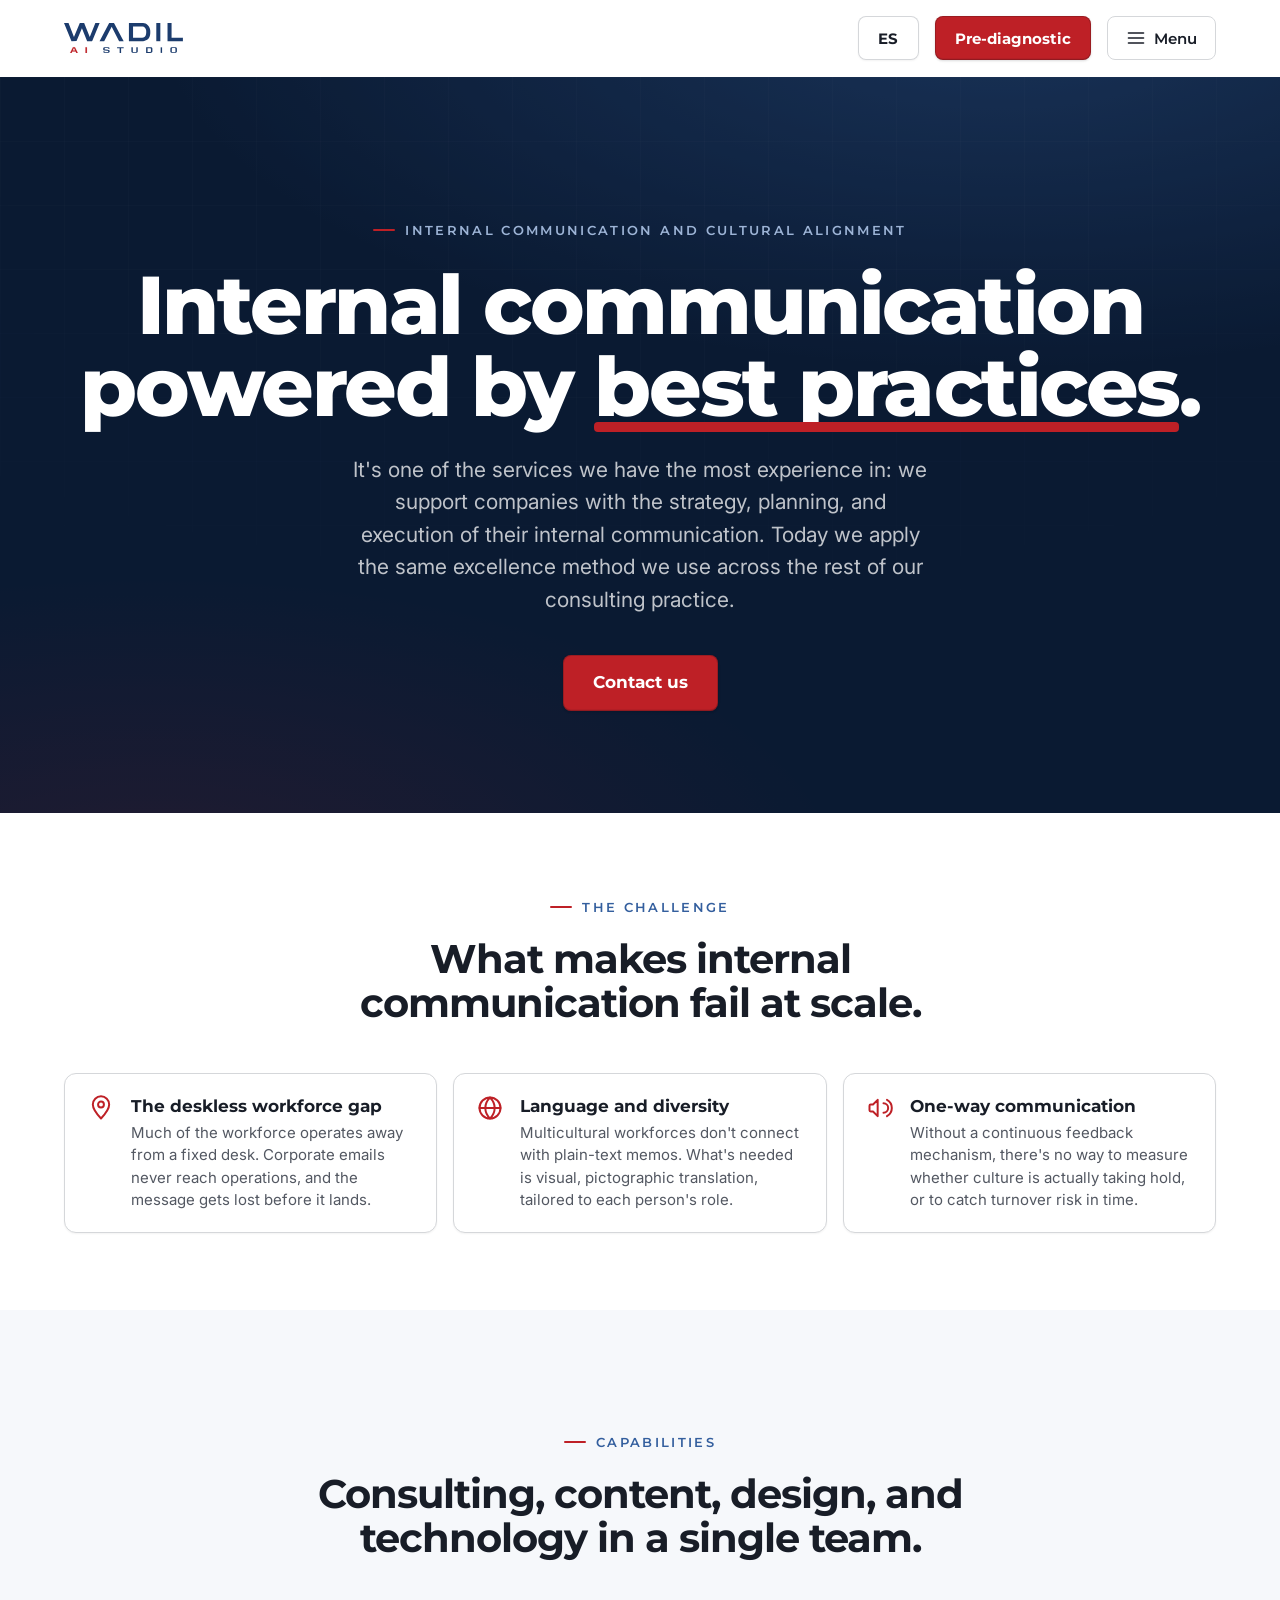
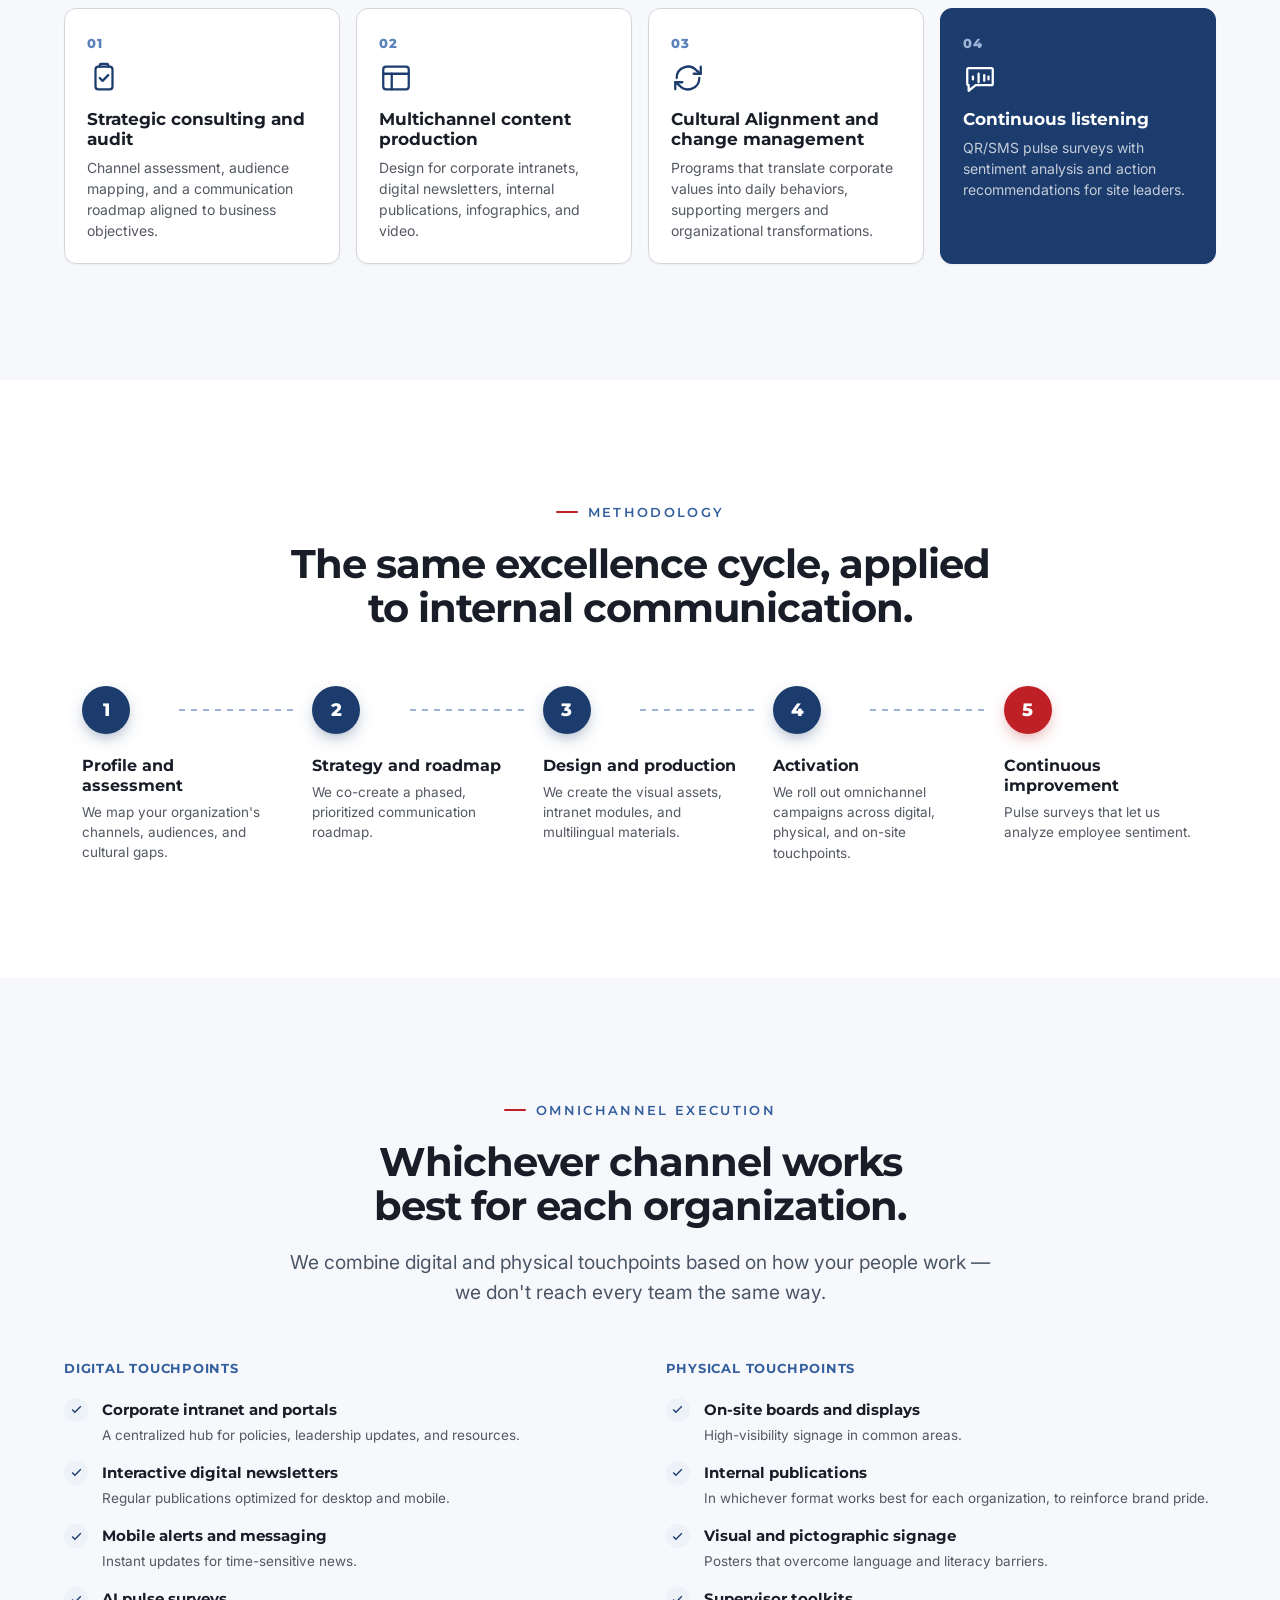
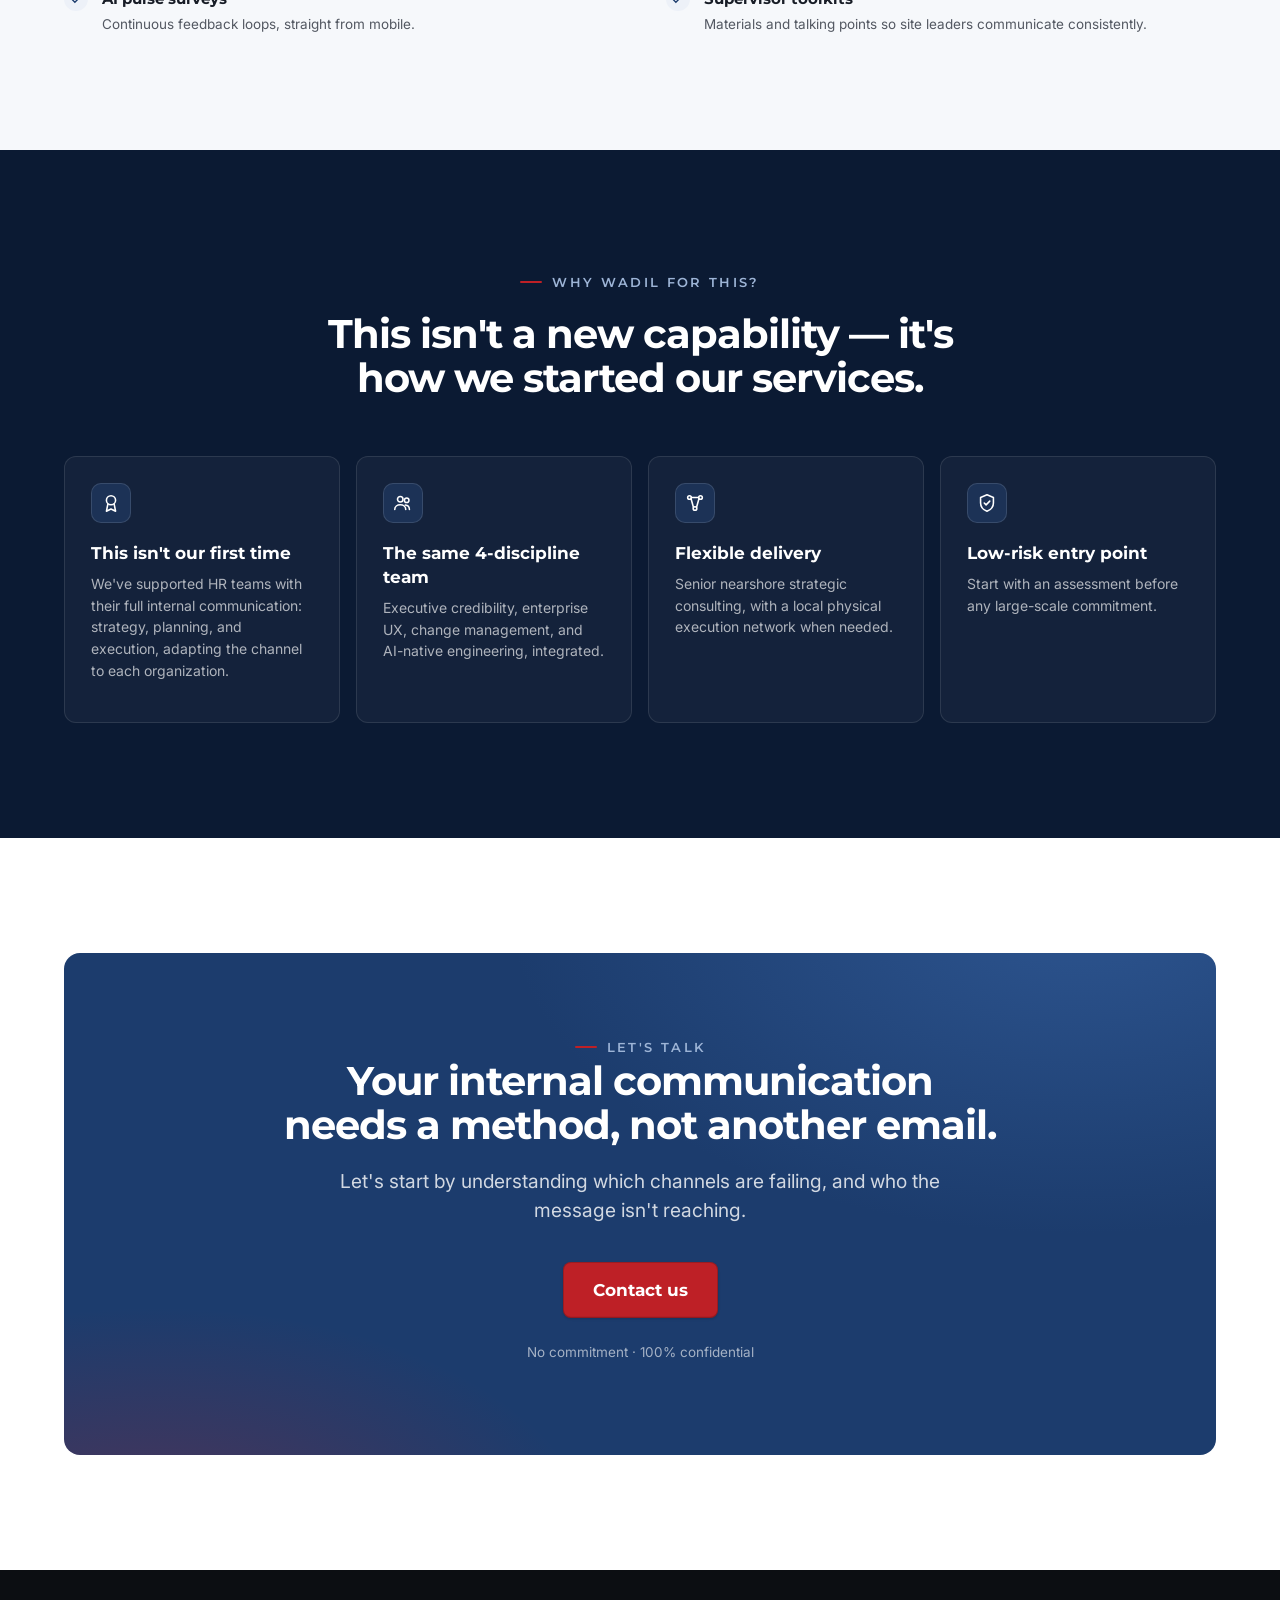
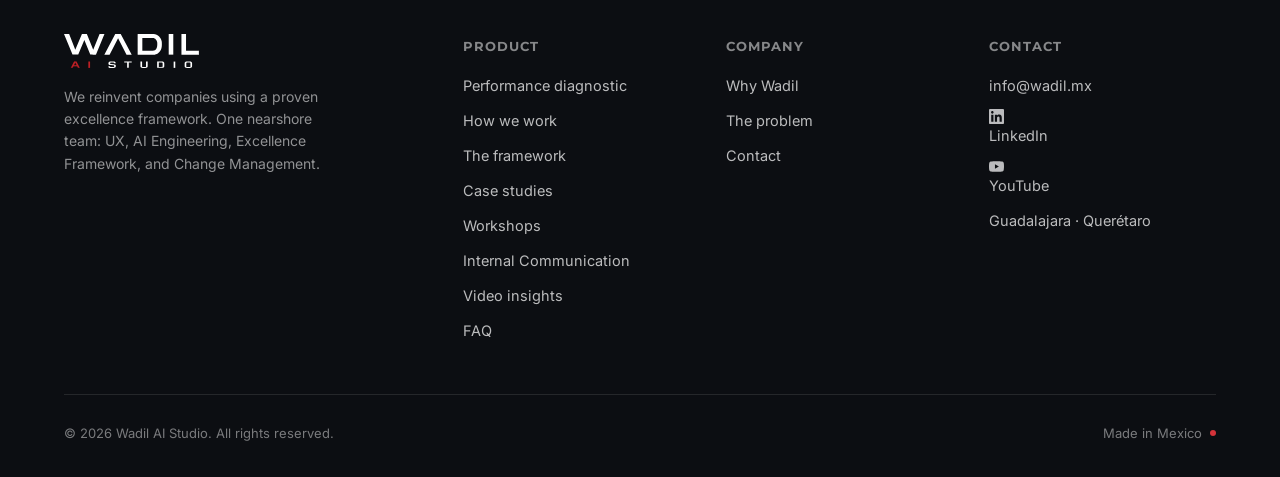
<file: comunicacion-interna.html>
<!DOCTYPE html>
<html lang="es">
<head>
  <!-- Google tag (gtag.js) -->
  <script async src="https://www.googletagmanager.com/gtag/js?id=G-Z93RYTYT4D"></script>
  <script>
    window.dataLayer = window.dataLayer || [];
    function gtag(){dataLayer.push(arguments);}
    gtag('js', new Date());

    gtag('config', 'G-Z93RYTYT4D');
  </script>

  <meta charset="utf-8">
  <meta name="viewport" content="width=device-width, initial-scale=1">
  <title>Comunicación Interna y Cultura — Wadil AI Studio</title>
  <meta name="description" content="Comunicación interna y cultura para empresas, con el mismo método de excelencia de Wadil, potenciado con IA.">
  <meta name="robots" content="index, follow">
  <meta name="facebook-domain-verification" content="eiyuz0i7gmkfkj9yl2uyjhrdt5ysyr" />
  <meta name="facebook-domain-verification" content="6q71zgucox0vgsv33e3bhpwzs52ygu" />

  <link rel="canonical" href="https://www.wadilworks.com/comunicacion-interna.html">
  <link rel="alternate" hreflang="es-MX" href="https://www.wadilworks.com/comunicacion-interna.html">
  <link rel="alternate" hreflang="en" href="https://www.wadilworks.com/comunicacion-interna.html">
  <link rel="alternate" hreflang="x-default" href="https://www.wadilworks.com/comunicacion-interna.html">

  <!-- Open Graph -->
  <meta property="og:type" content="website">
  <meta property="og:url" content="https://www.wadilworks.com/comunicacion-interna.html">
  <meta property="og:site_name" content="Wadil AI Studio">
  <meta property="og:title" content="Comunicación Interna y Cultura — Wadil AI Studio">
  <meta property="og:description" content="Comunicación interna y cultura para empresas, con el mismo método de excelencia de Wadil, potenciado con IA.">
  <meta property="og:image" content="https://www.wadilworks.com/assets/og-image.jpg">
  <meta property="og:image:width" content="1200">
  <meta property="og:image:height" content="630">
  <meta property="og:image:alt" content="Wadil AI Studio — Consultoría IA nearshore México y Latinoamérica">
  <meta property="og:locale" content="es_MX">
  <meta property="og:locale:alternate" content="en_US">

  <link rel="preconnect" href="https://fonts.googleapis.com">
  <link rel="preconnect" href="https://fonts.gstatic.com" crossorigin>
  <link href="https://fonts.googleapis.com/css2?family=Inter:wght@400;500;600&family=Montserrat:wght@600;700;800&display=swap" rel="stylesheet">
  <link rel="stylesheet" href="css/styles.css?v=20260929c">

  <meta name="google-site-verification" content="PENDIENTE_CODIGO_SEARCH_CONSOLE" />

  <!-- Structured data (JSON-LD) — Organization -->
  <script type="application/ld+json">
  {
    "@context": "https://schema.org",
    "@type": "Organization",
    "name": "Wadil AI Studio",
    "url": "https://www.wadilworks.com",
    "logo": "https://www.wadilworks.com/assets/logo-header.svg",
    "sameAs": [
      "https://www.linkedin.com/company/wadil-ai-studio",
      "https://www.youtube.com/@wadilworks5678"
    ],
    "contactPoint": {
      "@type": "ContactPoint",
      "email": "info@wadil.mx",
      "areaServed": ["MX", "Latin America"],
      "availableLanguage": ["es", "en"]
    }
  }
  </script>

  <!-- Structured data (JSON-LD) — Service -->
  <script type="application/ld+json">
  {
    "@context": "https://schema.org",
    "@type": "Service",
    "serviceType": "Comunicación interna y cultura organizacional",
    "provider": { "@type": "Organization", "name": "Wadil AI Studio", "url": "https://www.wadilworks.com" },
    "areaServed": ["México", "Latinoamérica"],
    "url": "https://www.wadilworks.com/comunicacion-interna.html"
  }
  </script>
</head>
<body data-i18n-page="comunicacion_interna">

<!-- ====================== HEADER ====================== -->
<header class="header" id="site-header">
  <div class="wrap header__inner">
    <a class="header__logo" href="index.html#top" data-i18n-aria="nav.logo_aria" aria-label="Wadil AI Studio — inicio">
      <img src="assets/logo-header.svg" alt="Wadil AI Studio">
    </a>
    <nav class="nav">
      <a href="index.html#diagnostico" data-i18n="nav.diagnostic">Diagnóstico</a>
      <a href="index.html#marco"       data-i18n="nav.framework">El marco</a>
      <a href="index.html#proceso"     data-i18n="nav.process">Cómo trabajamos</a>
      <a href="index.html#porque"      data-i18n="nav.why">Por qué Wadil</a>
      <a href="index.html#casos"       data-i18n="nav.casos">Casos</a>
      <a href="talleres.html"          data-i18n="nav.talleres">Talleres</a>
      <a href="comunicacion-interna.html" data-i18n="nav.ci">Comunicación Interna</a>
      <a href="index.html#faq"         data-i18n="nav.faq">FAQ</a>
    </nav>
    <div class="header__cta">
      <button id="lang-toggle" class="btn btn--outline lang-btn">EN</button>
      <a class="btn btn--red" href="https://dx-ai.wadil.mx" data-i18n="nav.cta">Pre-diagnóstico</a>
      <button class="menu-btn" aria-label="Abrir menú" aria-expanded="false">
        <svg viewBox="0 0 24 24" fill="none" stroke="currentColor" stroke-width="2" stroke-linecap="round"><path d="M3 6h18M3 12h18M3 18h18"></path></svg>
        <span data-i18n="nav.menu_label">Menú</span>
      </button>
    </div>
  </div>
</header>

<!-- ====================== MINI-HERO ====================== -->
<section class="hero hero--dark" id="top">
  <div class="hero__grid-lines"></div>
  <div class="hero__tint"></div>
  <div class="wrap">
    <div class="hero__inner">
      <div class="hero__eyebrow-wrap">
        <p class="eyebrow" data-i18n="comunicacion_interna.hero.eyebrow">Comunicación interna y cultura</p>
      </div>
      <h1 class="hero__title" data-i18n-html="comunicacion_interna.hero.title">Comunicación interna potenciada con <span class="accent">mejores prácticas</span>.</h1>
      <p class="hero__sub" data-i18n="comunicacion_interna.hero.sub">Es uno de los servicios en los que más experiencia tenemos: apoyamos a empresas con la estrategia, planeación y ejecución de su comunicación interna. Hoy aplicamos el mismo método de excelencia que usamos en el resto de nuestra consultoría.</p>
      <div class="hero__actions">
        <a class="btn btn--red btn--lg" href="https://wa.me/523334936789?text=Hola%20Wadil%2C%20me%20gustar%C3%ADa%20conocer%20m%C3%A1s%20sobre%20su%20servicio%20de%20comunicaci%C3%B3n%20interna." target="_blank" rel="noopener" data-i18n="comunicacion_interna.hero.cta_secondary">Contáctanos</a>
      </div>
    </div>
  </div>
</section>

<!-- ====================== EL RETO ====================== -->
<section class="ci-challenges section section--tight">
  <div class="wrap">
    <div class="section-head center reveal">
      <p class="eyebrow eyebrow--center" data-i18n="comunicacion_interna.challenges.eyebrow">El reto</p>
      <h2 class="display" data-i18n="comunicacion_interna.challenges.title">Lo que hace que la comunicación interna falle a escala.</h2>
    </div>

    <div class="ci-challenges__grid">
      <div class="pain reveal">
        <span class="pain__ico">
          <svg viewBox="0 0 24 24"><path d="M12 21s7-7.5 7-12a7 7 0 1 0-14 0c0 4.5 7 12 7 12z"></path><circle cx="12" cy="9" r="2.5"></circle></svg>
        </span>
        <div>
          <h4 data-i18n="comunicacion_interna.challenges.item1_title">La brecha del personal sin escritorio</h4>
          <p data-i18n="comunicacion_interna.challenges.item1_body">Buena parte de las plantillas trabaja lejos de un escritorio fijo. Los correos corporativos no llegan a operación, y el mensaje se pierde antes de aterrizar.</p>
        </div>
      </div>

      <div class="pain reveal" data-d="1">
        <span class="pain__ico">
          <svg viewBox="0 0 24 24"><circle cx="12" cy="12" r="9"></circle><path d="M3 12h18"></path><path d="M12 3c2.5 2.5 4 5.5 4 9s-1.5 6.5-4 9c-2.5-2.5-4-5.5-4-9s1.5-6.5 4-9z"></path></svg>
        </span>
        <div>
          <h4 data-i18n="comunicacion_interna.challenges.item2_title">Idioma y diversidad</h4>
          <p data-i18n="comunicacion_interna.challenges.item2_body">Plantillas multiculturales no se conectan con memos de texto plano. Hace falta traducción visual, pictográfica y contextual al rol de cada persona.</p>
        </div>
      </div>

      <div class="pain reveal" data-d="2">
        <span class="pain__ico">
          <svg viewBox="0 0 24 24"><path d="M3 10v4a1 1 0 0 0 1 1h2l4 4V5L6 9H4a1 1 0 0 0-1 1z"></path><path d="M15 8a4 4 0 0 1 0 8"></path><path d="M18 5a8 8 0 0 1 0 14"></path></svg>
        </span>
        <div>
          <h4 data-i18n="comunicacion_interna.challenges.item3_title">Comunicación de una sola vía</h4>
          <p data-i18n="comunicacion_interna.challenges.item3_body">Sin un mecanismo de retroalimentación continuo, no hay forma de medir si la cultura realmente se está adoptando, ni de detectar riesgo de rotación a tiempo.</p>
        </div>
      </div>
    </div>
  </div>
</section>

<!-- ====================== CAPACIDADES ====================== -->
<section class="fw section">
  <div class="wrap">
    <div class="section-head center reveal">
      <p class="eyebrow eyebrow--center" data-i18n="comunicacion_interna.capabilities.eyebrow">Capacidades</p>
      <h2 class="display" data-i18n="comunicacion_interna.capabilities.title">Consultoría, contenido, diseño y tecnología en un solo equipo.</h2>
    </div>

    <div class="fw__grid" style="margin-top:clamp(32px,5vw,48px)">
      <div class="dim reveal">
        <span class="dim__n">01</span>
        <span class="dim__ico">
          <svg viewBox="0 0 24 24"><rect x="6" y="4" width="12" height="16" rx="2"></rect><path d="M9 4V3a1 1 0 0 1 1-1h4a1 1 0 0 1 1 1v1"></path><path d="M9 12l2 2 4-4"></path></svg>
        </span>
        <h4 data-i18n="comunicacion_interna.capabilities.item1_title">Consultoría y auditoría estratégica</h4>
        <p data-i18n="comunicacion_interna.capabilities.item1_body">Diagnóstico de canales, mapeo de audiencias y roadmap de comunicación alineado a objetivos de negocio.</p>
      </div>

      <div class="dim reveal" data-d="1">
        <span class="dim__n">02</span>
        <span class="dim__ico">
          <svg viewBox="0 0 24 24"><rect x="3" y="4" width="18" height="16" rx="2"></rect><path d="M3 9h18"></path><path d="M9 9v11"></path></svg>
        </span>
        <h4 data-i18n="comunicacion_interna.capabilities.item2_title">Producción de contenido multicanal</h4>
        <p data-i18n="comunicacion_interna.capabilities.item2_body">Diseño para intranets corporativas, boletines digitales, publicaciones internas, infografías y video.</p>
      </div>

      <div class="dim reveal" data-d="2">
        <span class="dim__n">03</span>
        <span class="dim__ico">
          <svg viewBox="0 0 24 24"><path d="M4 12a8 8 0 0 1 14-5.3L21 9"></path><path d="M21 4v5h-5"></path><path d="M20 12a8 8 0 0 1-14 5.3L3 15"></path><path d="M3 20v-5h5"></path></svg>
        </span>
        <h4 data-i18n="comunicacion_interna.capabilities.item3_title">Cultura y gestión del cambio</h4>
        <p data-i18n="comunicacion_interna.capabilities.item3_body">Programas que traducen valores corporativos en comportamientos diarios, acompañando fusiones y transformaciones organizacionales.</p>
      </div>

      <div class="dim dim--feat reveal" data-d="3">
        <span class="dim__n">04</span>
        <span class="dim__ico">
          <svg viewBox="0 0 24 24"><path d="M4 5h16a1 1 0 0 1 1 1v10a1 1 0 0 1-1 1H9l-5 4v-4H4a1 1 0 0 1-1-1V6a1 1 0 0 1 1-1z"></path><path d="M7 11v2"></path><path d="M11 9v6"></path><path d="M15 10v4"></path><path d="M18 11v2"></path></svg>
        </span>
        <h4 data-i18n="comunicacion_interna.capabilities.item4_title">Escucha continua</h4>
        <p data-i18n="comunicacion_interna.capabilities.item4_body">Encuestas de pulso vía QR/SMS con análisis de sentimiento y recomendaciones de acción para líderes de sitio.</p>
      </div>
    </div>
  </div>
</section>

<!-- ====================== METODOLOGÍA ====================== -->
<section class="cycle section">
  <div class="wrap">
    <div class="section-head center reveal">
      <p class="eyebrow eyebrow--center" data-i18n="comunicacion_interna.method.eyebrow">Metodología</p>
      <h2 class="display" data-i18n="comunicacion_interna.method.title">El mismo ciclo de excelencia, aplicado a comunicación interna.</h2>
    </div>

    <div class="cycle__grid">
      <div class="cstep">
        <span class="cstep__num">1</span>
        <h4 data-i18n="comunicacion_interna.method.step1_title">Perfil y diagnóstico</h4>
        <p data-i18n="comunicacion_interna.method.step1_body">Mapeamos canales, audiencias y brechas culturales de tu organización.</p>
      </div>
      <div class="cstep">
        <span class="cstep__num">2</span>
        <h4 data-i18n="comunicacion_interna.method.step2_title">Estrategia y roadmap</h4>
        <p data-i18n="comunicacion_interna.method.step2_body">Co-creamos un roadmap de comunicación por fases, priorizado.</p>
      </div>
      <div class="cstep">
        <span class="cstep__num">3</span>
        <h4 data-i18n="comunicacion_interna.method.step3_title">Diseño y producción</h4>
        <p data-i18n="comunicacion_interna.method.step3_body">Creamos los activos visuales, módulos de intranet y materiales multilingües.</p>
      </div>
      <div class="cstep">
        <span class="cstep__num">4</span>
        <h4 data-i18n="comunicacion_interna.method.step4_title">Activación</h4>
        <p data-i18n="comunicacion_interna.method.step4_body">Desplegamos campañas omnicanal en digital, físico y en sitio.</p>
      </div>
      <div class="cstep">
        <span class="cstep__num">5</span>
        <h4 data-i18n="comunicacion_interna.method.step5_title">Mejora continua</h4>
        <p data-i18n="comunicacion_interna.method.step5_body">Encuestas de pulso que nos permiten analizar el sentimiento de los colaboradores.</p>
      </div>
    </div>
  </div>
</section>

<!-- ====================== EJECUCIÓN OMNICANAL ====================== -->
<section class="ci-touch section">
  <div class="wrap">
    <div class="section-head center reveal">
      <p class="eyebrow eyebrow--center" data-i18n="comunicacion_interna.omnichannel.eyebrow">Ejecución omnicanal</p>
      <h2 class="display" data-i18n="comunicacion_interna.omnichannel.title">El canal que mejor le funcione a cada organización.</h2>
      <p class="lead" data-i18n="comunicacion_interna.omnichannel.lead">Combinamos puntos de contacto digitales y físicos según la forma de trabajo de tu gente — no a todos tus equipos los alcanzamos de la misma forma.</p>
    </div>

    <div class="ci-touch__grid">
      <div>
        <span class="ci-touch__label" data-i18n="comunicacion_interna.omnichannel.label_digital">Touchpoints digitales</span>
        <ul class="ci-touch__list">
          <li class="ci-touch__item">
            <span class="chk"><svg viewBox="0 0 24 24"><path d="M20 6L9 17l-5-5"></path></svg></span>
            <div><h5 data-i18n="comunicacion_interna.omnichannel.digital1_title">Intranet corporativa y portales</h5><p data-i18n="comunicacion_interna.omnichannel.digital1_body">Hub centralizado de políticas, actualizaciones de liderazgo y recursos.</p></div>
          </li>
          <li class="ci-touch__item">
            <span class="chk"><svg viewBox="0 0 24 24"><path d="M20 6L9 17l-5-5"></path></svg></span>
            <div><h5 data-i18n="comunicacion_interna.omnichannel.digital2_title">Boletines digitales interactivos</h5><p data-i18n="comunicacion_interna.omnichannel.digital2_body">Publicaciones periódicas optimizadas para escritorio y móvil.</p></div>
          </li>
          <li class="ci-touch__item">
            <span class="chk"><svg viewBox="0 0 24 24"><path d="M20 6L9 17l-5-5"></path></svg></span>
            <div><h5 data-i18n="comunicacion_interna.omnichannel.digital3_title">Alertas móviles y mensajería</h5><p data-i18n="comunicacion_interna.omnichannel.digital3_body">Actualizaciones instantáneas para noticias urgentes.</p></div>
          </li>
          <li class="ci-touch__item">
            <span class="chk"><svg viewBox="0 0 24 24"><path d="M20 6L9 17l-5-5"></path></svg></span>
            <div><h5 data-i18n="comunicacion_interna.omnichannel.digital4_title">Encuestas de pulso con IA</h5><p data-i18n="comunicacion_interna.omnichannel.digital4_body">Ciclos de retroalimentación continua, directo desde el móvil.</p></div>
          </li>
        </ul>
      </div>

      <div>
        <span class="ci-touch__label" data-i18n="comunicacion_interna.omnichannel.label_physical">Touchpoints físicos</span>
        <ul class="ci-touch__list">
          <li class="ci-touch__item">
            <span class="chk"><svg viewBox="0 0 24 24"><path d="M20 6L9 17l-5-5"></path></svg></span>
            <div><h5 data-i18n="comunicacion_interna.omnichannel.physical1_title">Pizarrones y pantallas en sitio</h5><p data-i18n="comunicacion_interna.omnichannel.physical1_body">Señalética de alta visibilidad en áreas comunes.</p></div>
          </li>
          <li class="ci-touch__item">
            <span class="chk"><svg viewBox="0 0 24 24"><path d="M20 6L9 17l-5-5"></path></svg></span>
            <div><h5 data-i18n="comunicacion_interna.omnichannel.physical2_title">Publicaciones internas</h5><p data-i18n="comunicacion_interna.omnichannel.physical2_body">En el formato que mejor le funcione a cada organización, para reforzar el orgullo de marca.</p></div>
          </li>
          <li class="ci-touch__item">
            <span class="chk"><svg viewBox="0 0 24 24"><path d="M20 6L9 17l-5-5"></path></svg></span>
            <div><h5 data-i18n="comunicacion_interna.omnichannel.physical3_title">Señalética visual y pictográfica</h5><p data-i18n="comunicacion_interna.omnichannel.physical3_body">Posters que superan barreras de idioma y alfabetización.</p></div>
          </li>
          <li class="ci-touch__item">
            <span class="chk"><svg viewBox="0 0 24 24"><path d="M20 6L9 17l-5-5"></path></svg></span>
            <div><h5 data-i18n="comunicacion_interna.omnichannel.physical4_title">Kits para supervisores</h5><p data-i18n="comunicacion_interna.omnichannel.physical4_body">Material y puntos de conversación para que los líderes de sitio comuniquen con consistencia.</p></div>
          </li>
        </ul>
      </div>
    </div>
  </div>
</section>

<!-- ====================== POR QUÉ WADIL ====================== -->
<section class="diff section">
  <div class="wrap">
    <div class="diff__head center reveal" style="margin-inline:auto;">
      <p class="eyebrow eyebrow--center" data-i18n="comunicacion_interna.why.eyebrow">¿Por qué Wadil para esto?</p>
      <h2 class="display center" data-i18n="comunicacion_interna.why.title">No es una capacidad nueva, es como empezamos nuestros servicios.</h2>
    </div>

    <div class="diff__grid">
      <div class="cap reveal">
        <span class="cap__ico">
          <svg viewBox="0 0 24 24"><circle cx="12" cy="9" r="5"></circle><path d="M8.5 13.5L7 21l5-2.5L17 21l-1.5-7.5"></path></svg>
        </span>
        <h4 data-i18n="comunicacion_interna.why.item1_title">No es nuestra primera vez</h4>
        <p data-i18n="comunicacion_interna.why.item1_body">Apoyamos a áreas de RH con su comunicación interna completa: estrategia, planeación y ejecución, adaptando el canal a cada organización.</p>
      </div>

      <div class="cap reveal" data-d="1">
        <span class="cap__ico">
          <svg viewBox="0 0 24 24"><circle cx="9" cy="8" r="3"></circle><circle cx="16" cy="9" r="2.5"></circle><path d="M3 19c0-3 2.7-5 6-5s6 2 6 5"></path><path d="M14.5 14.2c2.5.3 4.5 2.1 4.5 4.8"></path></svg>
        </span>
        <h4 data-i18n="comunicacion_interna.why.item2_title">Mismo equipo de 4 disciplinas</h4>
        <p data-i18n="comunicacion_interna.why.item2_body">Credibilidad ejecutiva, UX empresarial, gestión del cambio e ingeniería IA-nativa, integrados.</p>
      </div>

      <div class="cap reveal" data-d="2">
        <span class="cap__ico">
          <svg viewBox="0 0 24 24"><circle cx="6" cy="6" r="2"></circle><circle cx="18" cy="6" r="2"></circle><circle cx="12" cy="18" r="2"></circle><path d="M7.7 7.3L10.3 16.7"></path><path d="M16.3 7.3L13.7 16.7"></path><path d="M8 6h8"></path></svg>
        </span>
        <h4 data-i18n="comunicacion_interna.why.item3_title">Entrega flexible</h4>
        <p data-i18n="comunicacion_interna.why.item3_body">Consultoría estratégica senior nearshore, con red de ejecución física local cuando se necesita.</p>
      </div>

      <div class="cap reveal" data-d="3">
        <span class="cap__ico">
          <svg viewBox="0 0 24 24"><path d="M12 3l7 3v6c0 4.5-3 7.5-7 9-4-1.5-7-4.5-7-9V6z"></path><path d="M9 12l2 2 4-4"></path></svg>
        </span>
        <h4 data-i18n="comunicacion_interna.why.item4_title">Punto de entrada de bajo riesgo</h4>
        <p data-i18n="comunicacion_interna.why.item4_body">Empieza con un diagnóstico antes de cualquier compromiso de gran escala.</p>
      </div>
    </div>
  </div>
</section>

<!-- ====================== CTA FINAL ====================== -->
<section class="cta section">
  <div class="wrap">
    <div class="cta__panel reveal">
      <p class="eyebrow eyebrow--center" style="color: var(--wad-navy-200);" data-i18n="comunicacion_interna.cta.eyebrow">Conversemos</p>
      <h2 class="display center" data-i18n="comunicacion_interna.cta.title">Tu comunicación interna necesita un método, no otro correo más.</h2>
      <p class="lead center" data-i18n="comunicacion_interna.cta.lead">Empecemos por entender qué canales están fallando y a quién no le está llegando el mensaje.</p>
      <div class="cta__actions">
        <a class="btn btn--red btn--lg" href="https://wa.me/523334936789?text=Hola%20Wadil%2C%20me%20gustar%C3%ADa%20conocer%20m%C3%A1s%20sobre%20su%20servicio%20de%20comunicaci%C3%B3n%20interna." target="_blank" rel="noopener" data-i18n="comunicacion_interna.cta.button">Contáctanos</a>
      </div>
      <p class="cta__fine" data-i18n="comunicacion_interna.cta.fine">Sin compromiso · 100% confidencial</p>
    </div>
  </div>
</section>

<!-- ====================== FOOTER ====================== -->
<footer class="footer">
  <div class="wrap">
    <div class="footer__top">
      <div class="footer__brand">
        <img src="assets/logo-footer.svg" alt="Wadil AI Studio" style="height:34px">
        <p data-i18n="footer.brand_p">Reinventamos empresas con IA, sobre un marco de excelencia probado. Un solo equipo nearshore: UX, ingeniería, Marco de Excelencia y Gestión del Cambio.</p>
      </div>
      <div class="footer__col">
        <h6 data-i18n="footer.col1_title">Producto</h6>
        <a href="index.html#diagnostico" data-i18n="footer.col1_link1">Diagnóstico de brechas</a>
        <a href="index.html#proceso"     data-i18n="footer.col1_link2">Cómo trabajamos</a>
        <a href="index.html#marco"       data-i18n="footer.col1_link3">El marco</a>
        <a href="index.html#casos"       data-i18n="footer.col1_link4">Casos de estudio</a>
        <a href="talleres.html"          data-i18n="footer.col1_talleres">Talleres</a>
        <a href="comunicacion-interna.html" data-i18n="footer.col1_ci">Comunicación Interna</a>
        <a href="index.html#insights"    data-i18n="footer.col1_link5">Insights en video</a>
        <a href="index.html#faq"         data-i18n="footer.col1_link6">Preguntas frecuentes</a>
      </div>
      <div class="footer__col">
        <h6 data-i18n="footer.col2_title">Empresa</h6>
        <a href="index.html#porque"  data-i18n="footer.col2_link1">Por qué Wadil</a>
        <a href="index.html#problema" data-i18n="footer.col2_link2">El problema</a>
        <a href="https://wa.me/523334936789?text=Hola%20Wadil%2C%20me%20gustar%C3%ADa%20conocer%20m%C3%A1s%20sobre%20su%20consultor%C3%ADa%20de%20IA." target="_blank" rel="noopener" data-i18n="footer.col2_link3">Contacto</a>
      </div>
      <div class="footer__col">
        <h6 data-i18n="footer.col3_title">Contacto</h6>
        <a href="mailto:info@wadil.mx">info@wadil.mx</a>
        <a href="https://www.linkedin.com/company/wadil-ai-studio" target="_blank" rel="noopener noreferrer" class="footer__social">
          <svg xmlns="http://www.w3.org/2000/svg" width="15" height="15" viewBox="0 0 24 24" fill="currentColor" aria-hidden="true"><path d="M20.447 20.452h-3.554v-5.569c0-1.328-.027-3.037-1.852-3.037-1.853 0-2.136 1.445-2.136 2.939v5.667H9.351V9h3.414v1.561h.046c.477-.9 1.637-1.85 3.37-1.85 3.601 0 4.267 2.37 4.267 5.455v6.286zM5.337 7.433c-1.144 0-2.063-.926-2.063-2.065 0-1.138.92-2.063 2.063-2.063 1.14 0 2.064.925 2.064 2.063 0 1.139-.925 2.065-2.064 2.065zm1.782 13.019H3.555V9h3.564v11.452zM22.225 0H1.771C.792 0 0 .774 0 1.729v20.542C0 23.227.792 24 1.771 24h20.451C23.2 24 24 23.227 24 22.271V1.729C24 .774 23.2 0 22.222 0h.003z"/></svg>
          <span data-i18n="footer.col3_link2">LinkedIn</span>
        </a>
        <a href="https://www.youtube.com/@wadilworks5678" target="_blank" rel="noopener noreferrer" class="footer__social">
          <svg xmlns="http://www.w3.org/2000/svg" width="15" height="15" viewBox="0 0 24 24" fill="currentColor" aria-hidden="true"><path d="M23.498 6.186a3.016 3.016 0 0 0-2.122-2.136C19.505 3.545 12 3.545 12 3.545s-7.505 0-9.377.505A3.017 3.017 0 0 0 .502 6.186C0 8.07 0 12 0 12s0 3.93.502 5.814a3.016 3.016 0 0 0 2.122 2.136c1.871.505 9.376.505 9.376.505s7.505 0 9.377-.505a3.015 3.015 0 0 0 2.122-2.136C24 15.93 24 12 24 12s0-3.93-.502-5.814zM9.545 15.568V8.432L15.818 12l-6.273 3.568z"/></svg>
          <span data-i18n="footer.col3_link3">YouTube</span>
        </a>
        <p data-i18n="footer.col3_city">Guadalajara · Querétaro</p>
      </div>
    </div>
    <div class="footer__bottom">
      <p data-i18n="footer.copyright">© 2026 Wadil AI Studio. Todos los derechos reservados.</p>
      <p class="footer__loc"><span data-i18n="footer.madein">Hecho en México</span> <i class="dot"></i></p>
    </div>
  </div>
</footer>

<script src="js/i18n.js?v=20260929d"></script>
<script src="js/main.js?v=20260921"></script>
</body>
</html>
</file>
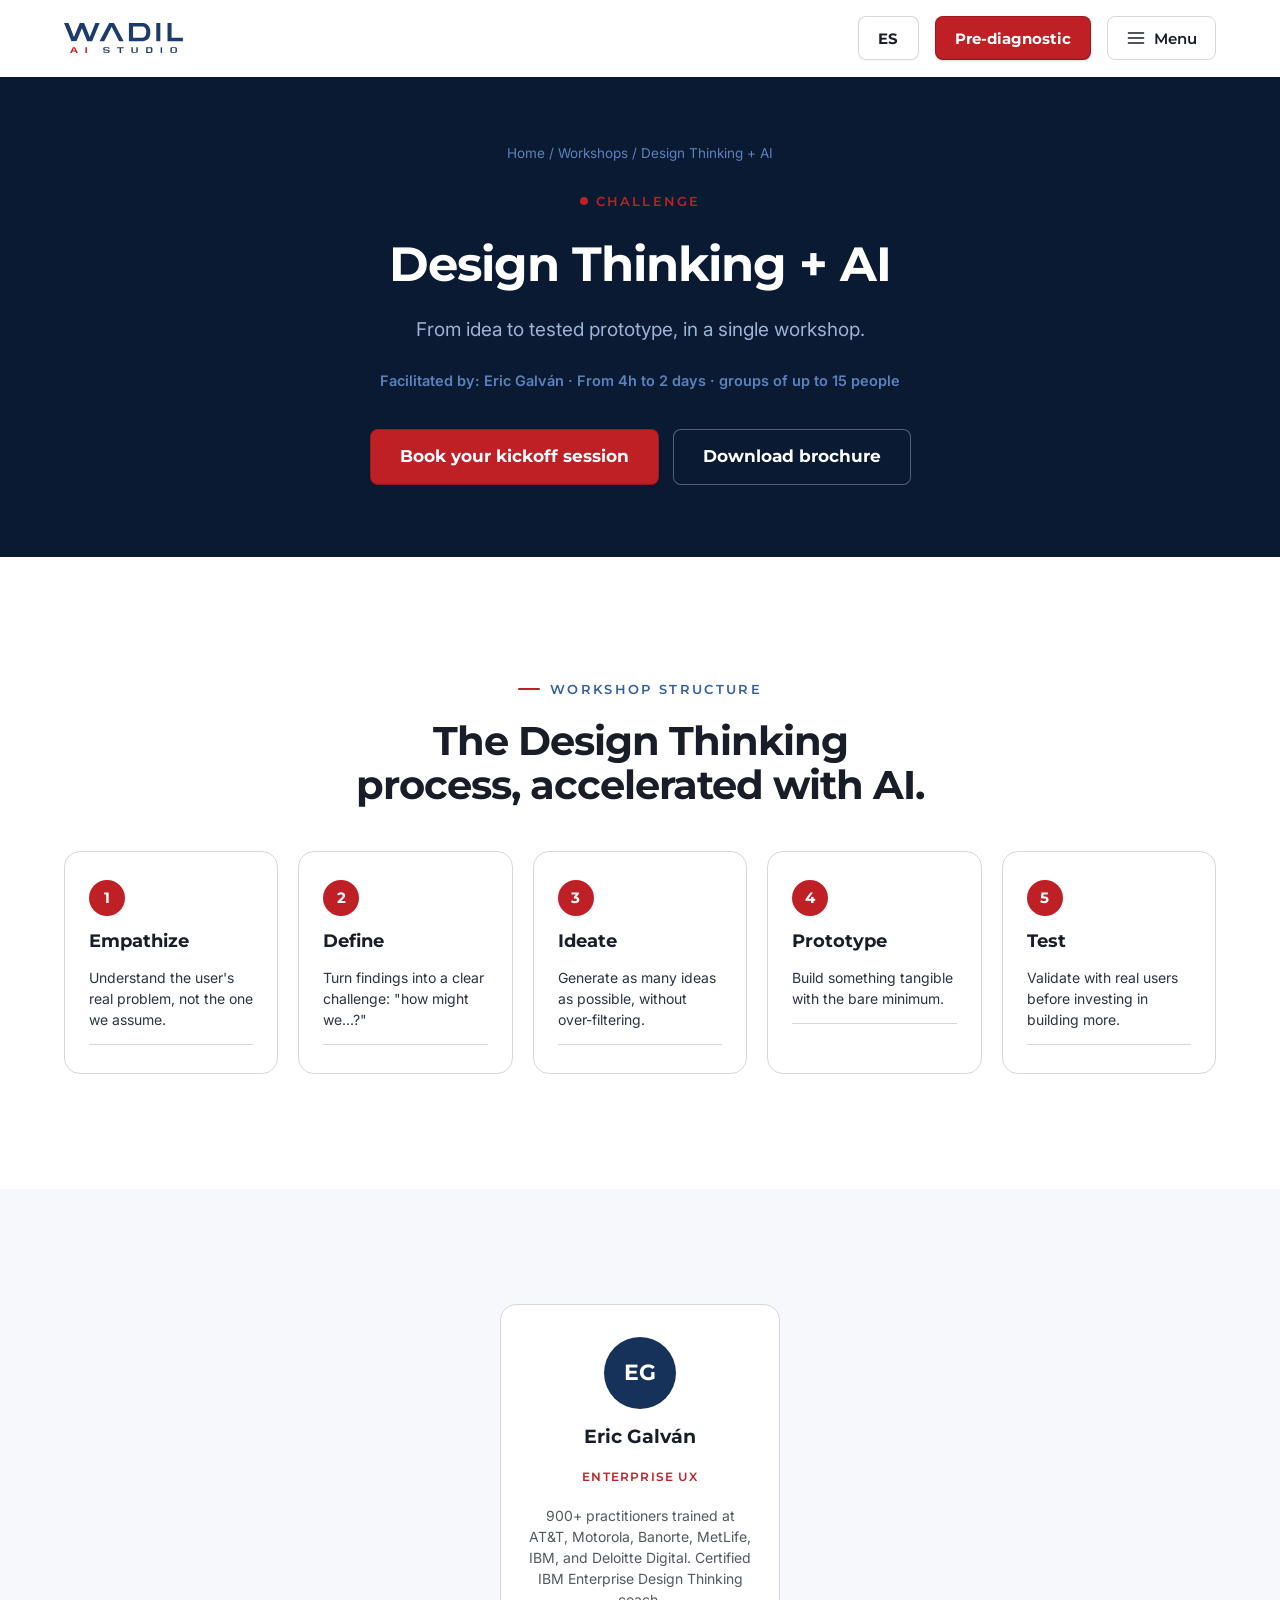
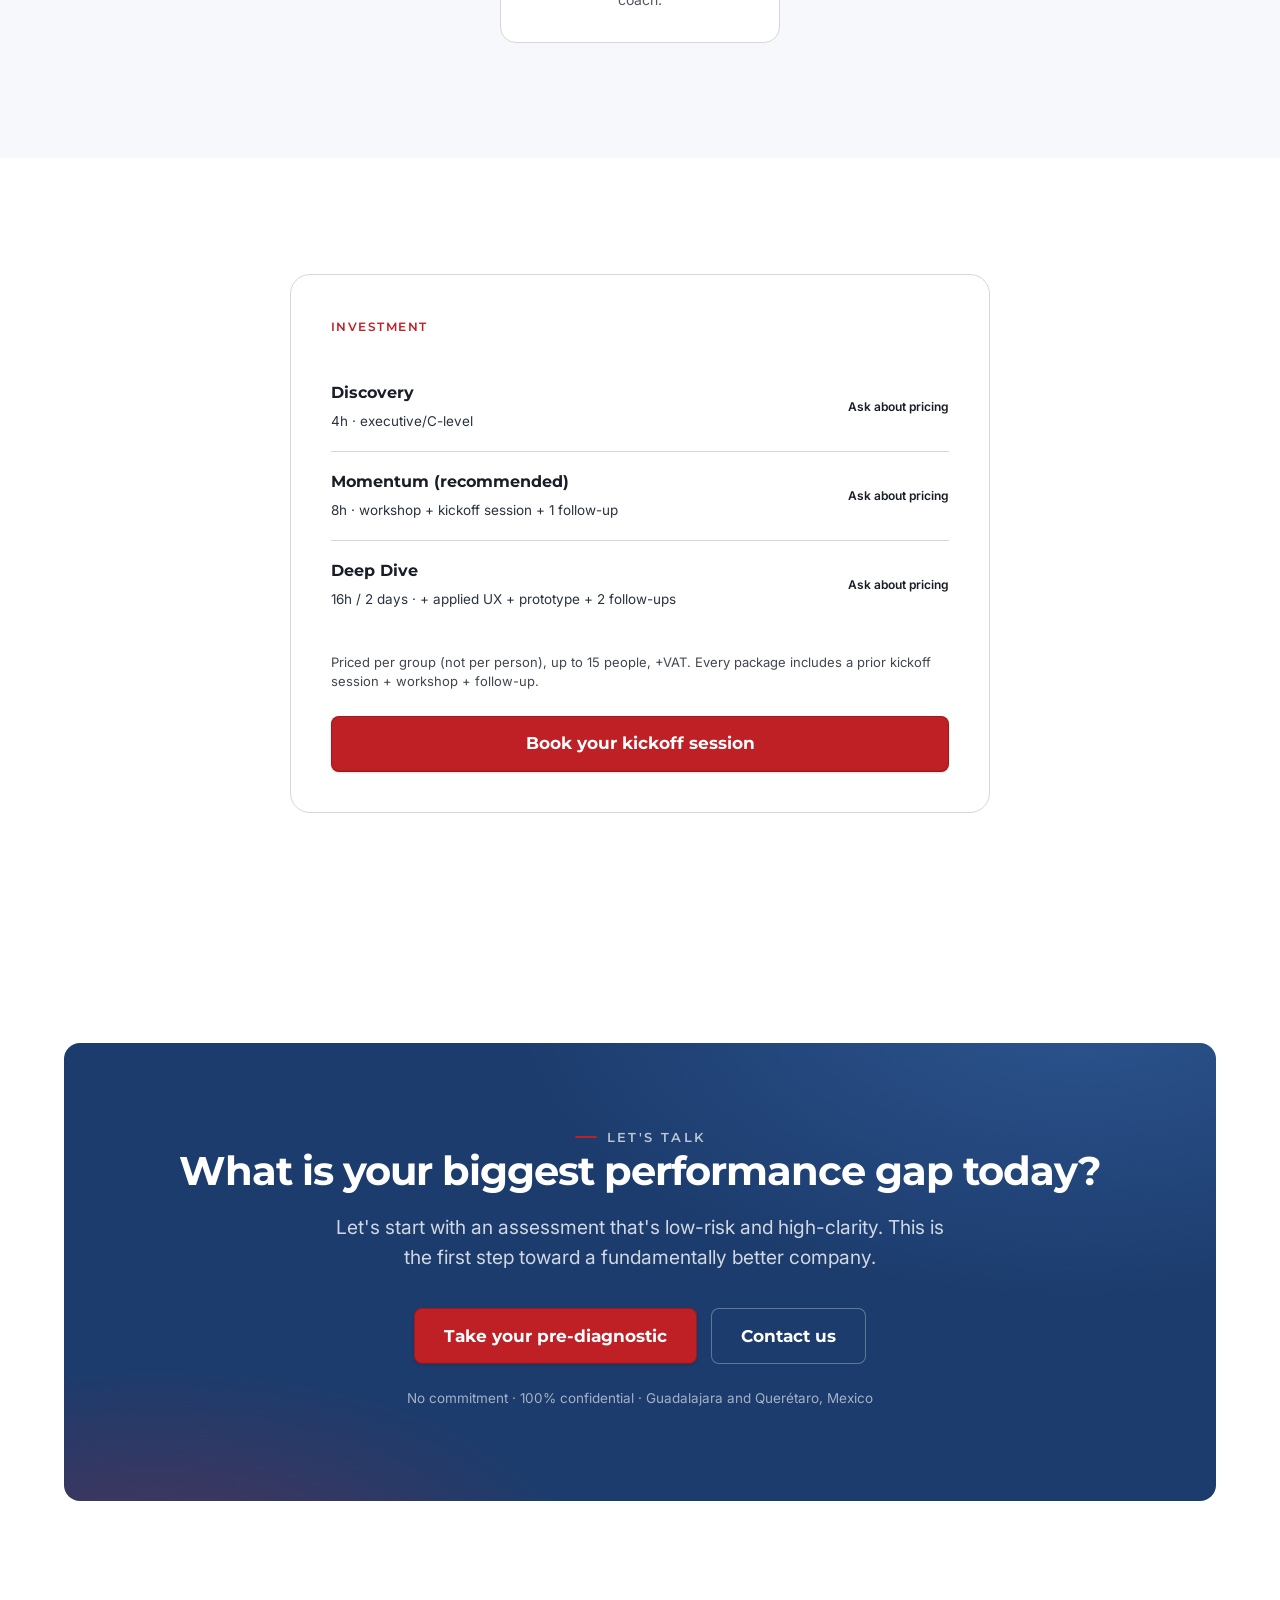
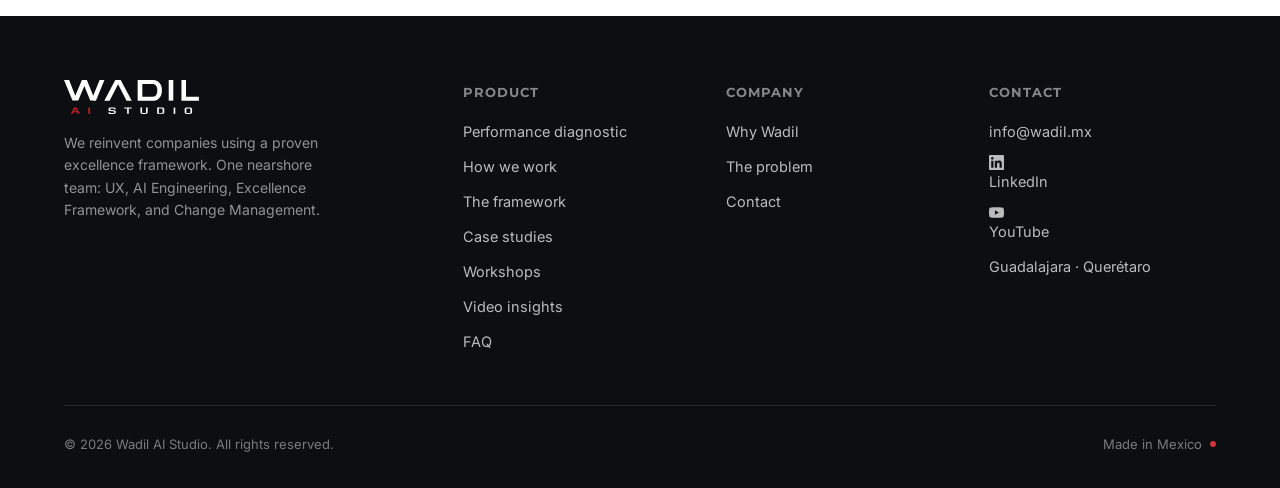
<file: taller-design-thinking.html>
<!DOCTYPE html>
<html lang="es">
<head>
  <!-- Google tag (gtag.js) -->
  <script async src="https://www.googletagmanager.com/gtag/js?id=G-Z93RYTYT4D"></script>
  <script>
    window.dataLayer = window.dataLayer || [];
    function gtag(){dataLayer.push(arguments);}
    gtag('js', new Date());

    gtag('config', 'G-Z93RYTYT4D');
  </script>

  <meta charset="utf-8">
  <meta name="viewport" content="width=device-width, initial-scale=1">
  <title>Wadil AI Studio — Design Thinking + IA</title>
  <meta name="description" content="De la idea al prototipo probado, en un solo taller.">
  <meta name="robots" content="index, follow">
  <meta name="facebook-domain-verification" content="eiyuz0i7gmkfkj9yl2uyjhrdt5ysyr" />
  <meta name="facebook-domain-verification" content="6q71zgucox0vgsv33e3bhpwzs52ygu" />

  <link rel="canonical" href="https://www.wadilworks.com/taller-design-thinking.html">
  <link rel="alternate" hreflang="es-MX" href="https://www.wadilworks.com/taller-design-thinking.html">
  <link rel="alternate" hreflang="en" href="https://www.wadilworks.com/taller-design-thinking.html">
  <link rel="alternate" hreflang="x-default" href="https://www.wadilworks.com/taller-design-thinking.html">

  <!-- Open Graph -->
  <meta property="og:type" content="website">
  <meta property="og:url" content="https://www.wadilworks.com/taller-design-thinking.html">
  <meta property="og:site_name" content="Wadil AI Studio">
  <meta property="og:title" content="Wadil AI Studio — Design Thinking + IA">
  <meta property="og:description" content="De la idea al prototipo probado, en un solo taller.">
  <meta property="og:image" content="https://www.wadilworks.com/assets/og-image.jpg">
  <meta property="og:image:width" content="1200">
  <meta property="og:image:height" content="630">
  <meta property="og:image:alt" content="Wadil AI Studio — Consultoría IA nearshore México y Latinoamérica">
  <meta property="og:locale" content="es_MX">
  <meta property="og:locale:alternate" content="en_US">

  <link rel="preconnect" href="https://fonts.googleapis.com">
  <link rel="preconnect" href="https://fonts.gstatic.com" crossorigin>
  <link href="https://fonts.googleapis.com/css2?family=Inter:wght@400;500;600&family=Montserrat:wght@600;700;800&display=swap" rel="stylesheet">
  <link rel="stylesheet" href="css/styles.css?v=20260929c">

  <meta name="google-site-verification" content="PENDIENTE_CODIGO_SEARCH_CONSOLE" />

  <!-- Structured data (JSON-LD) — Organization -->
  <script type="application/ld+json">
  {
    "@context": "https://schema.org",
    "@type": "Organization",
    "name": "Wadil AI Studio",
    "url": "https://www.wadilworks.com",
    "logo": "https://www.wadilworks.com/assets/logo-header.svg",
    "sameAs": [
      "https://www.linkedin.com/company/wadil-ai-studio",
      "https://www.youtube.com/@wadilworks5678"
    ],
    "contactPoint": {
      "@type": "ContactPoint",
      "email": "info@wadil.mx",
      "areaServed": ["MX", "Latin America"],
      "availableLanguage": ["es", "en"]
    }
  }
  </script>
</head>
<body class="workshop workshop--reto" data-i18n-page="taller3">

<!-- ====================== HEADER ====================== -->
<header class="header" id="site-header">
  <div class="wrap header__inner">
    <a class="header__logo" href="index.html#top" data-i18n-aria="nav.logo_aria" aria-label="Wadil AI Studio — inicio">
      <img src="assets/logo-header.svg" alt="Wadil AI Studio">
    </a>
    <nav class="nav">
      <a href="index.html#diagnostico" data-i18n="nav.diagnostic">Diagnóstico</a>
      <a href="index.html#marco"       data-i18n="nav.framework">El marco</a>
      <a href="index.html#proceso"     data-i18n="nav.process">Cómo trabajamos</a>
      <a href="index.html#porque"      data-i18n="nav.why">Por qué Wadil</a>
      <a href="index.html#casos"       data-i18n="nav.casos">Casos</a>
      <a href="index.html#talleres" data-i18n="nav.talleres">Talleres</a>
      <a href="index.html#faq"         data-i18n="nav.faq">FAQ</a>
    </nav>
    <div class="header__cta">
      <button id="lang-toggle" class="btn btn--outline lang-btn">EN</button>
      <a class="btn btn--red" href="https://dx-ai.wadil.mx" data-i18n="nav.cta">Pre-diagnóstico</a>
      <button class="menu-btn" aria-label="Abrir menú" aria-expanded="false">
        <svg viewBox="0 0 24 24" fill="none" stroke="currentColor" stroke-width="2" stroke-linecap="round"><path d="M3 6h18M3 12h18M3 18h18"></path></svg>
        <span data-i18n="nav.menu_label">Menú</span>
      </button>
    </div>
  </div>
</header>

<!-- ====================== WORKSHOP HERO ====================== -->
<section class="workshop-hero">
  <div class="wrap workshop-hero__inner">
    <p class="workshop-hero__crumb">
      <a href="index.html" data-i18n="workshop.breadcrumb_home">Inicio</a> /
      <a href="index.html#talleres" data-i18n="workshop.breadcrumb_hub">Talleres</a> /
      <span data-i18n="taller3.crumb_current">Design Thinking + IA</span>
    </p>
    <div class="workshop-hero__pillar">
      <i class="dot"></i>
      <span data-i18n="taller3.pillar">RETO</span>
    </div>
    <h1 class="workshop-hero__title" data-i18n="taller3.h1">Design Thinking + IA</h1>
    <p class="workshop-hero__promise" data-i18n="taller3.promise">De la idea al prototipo probado, en un solo taller.</p>
    <p class="workshop-hero__meta" data-i18n="taller3.meta_line">Facilita: Eric Galván · Desde 4h hasta 2 días · grupos de hasta 15 personas</p>
    <div class="workshop-hero__actions">
      <a class="btn btn--red btn--lg" href="https://dx-ai.wadil.mx" data-i18n="taller3.cta_primary">Agenda tu sesión de arranque</a>
      <a class="btn btn--ghost-light btn--lg" href="https://wa.me/523334936789?text=Hola%20Wadil%2C%20me%20gustar%C3%ADa%20conocer%20m%C3%A1s%20sobre%20el%20taller%20de%20Design%20Thinking%20%2B%20IA." target="_blank" rel="noopener" data-i18n="taller3.cta_secondary">Descargar brochure</a>
    </div>
  </div>
</section>

<!-- ====================== ESTRUCTURA DEL TALLER ====================== -->
<section class="section" id="estructura">
  <div class="wrap">
    <div class="section-head center reveal">
      <p class="eyebrow eyebrow--center" data-i18n="workshop.struct_eyebrow">ESTRUCTURA DEL TALLER</p>
      <h2 class="display" data-i18n="taller3.struct_title">El proceso de Design Thinking, acelerado con IA.</h2>
    </div>
    <div class="phase-grid" style="--phase-count:5">
      <article class="phase-card reveal">
        <div class="phase-card__badge">1</div>
        <h3 class="phase-card__title" data-i18n="taller3.phase1_title">Empatizar</h3>
        <p class="phase-card__body" data-i18n="taller3.phase1_body">Entender el problema real del usuario, no el que asumimos.</p>
        <hr class="phase-card__divider">
      </article>
      <article class="phase-card reveal" data-d="1">
        <div class="phase-card__badge">2</div>
        <h3 class="phase-card__title" data-i18n="taller3.phase2_title">Definir</h3>
        <p class="phase-card__body" data-i18n="taller3.phase2_body">Convertir hallazgos en un reto claro: "¿cómo podríamos...?"</p>
        <hr class="phase-card__divider">
      </article>
      <article class="phase-card reveal" data-d="2">
        <div class="phase-card__badge">3</div>
        <h3 class="phase-card__title" data-i18n="taller3.phase3_title">Idear</h3>
        <p class="phase-card__body" data-i18n="taller3.phase3_body">Generar el mayor número de ideas posible, sin filtrar de más.</p>
        <hr class="phase-card__divider">
      </article>
      <article class="phase-card reveal" data-d="3">
        <div class="phase-card__badge">4</div>
        <h3 class="phase-card__title" data-i18n="taller3.phase4_title">Prototipar</h3>
        <p class="phase-card__body" data-i18n="taller3.phase4_body">Construir algo tangible con lo mínimo necesario.</p>
        <hr class="phase-card__divider">
      </article>
      <article class="phase-card reveal" data-d="4">
        <div class="phase-card__badge">5</div>
        <h3 class="phase-card__title" data-i18n="taller3.phase5_title">Probar</h3>
        <p class="phase-card__body" data-i18n="taller3.phase5_body">Validar con usuarios reales antes de invertir en construir de más.</p>
        <hr class="phase-card__divider">
      </article>
    </div>
  </div>
</section>

<!-- ====================== FACILITADOR ====================== -->
<section class="section" id="facilitador" style="background:var(--wad-bg-soft)">
  <div class="wrap">
    <div class="team-bio reveal">
      <div class="team-bio__avatar">EG</div>
      <p class="team-bio__name" data-i18n="taller3.facilitator_name">Eric Galván</p>
      <p class="team-bio__role" data-i18n="taller3.facilitator_role">UX EMPRESARIAL</p>
      <p class="team-bio__bio" data-i18n="taller3.facilitator_bio">+900 practicantes formados en AT&amp;T, Motorola, Banorte, MetLife, IBM y Deloitte Digital. Coach certificado de IBM Enterprise Design Thinking.</p>
    </div>
  </div>
</section>

<!-- ====================== INVERSIÓN ====================== -->
<section class="section" id="inversion">
  <div class="wrap">
    <div class="pricing-panel reveal">
      <p class="pricing-panel__label" data-i18n="workshop.pricing_label">INVERSIÓN</p>
      <div class="pricing-tiers">
        <div class="pricing-tier">
          <div>
            <p class="pricing-tier__name" data-i18n="taller3.tier1_name">Discovery</p>
            <p class="pricing-tier__meta" data-i18n="taller3.tier1_meta">4h · nivel directivo/C-level</p>
          </div>
          <p class="pricing-tier__price pricing-tier__price--sm" data-i18n="taller3.tier1_price">Pregunta por el costo</p>
        </div>
        <div class="pricing-tier">
          <div>
            <p class="pricing-tier__name" data-i18n="taller3.tier2_name">Momentum (recomendado)</p>
            <p class="pricing-tier__meta" data-i18n="taller3.tier2_meta">8h · taller + sesión de arranque + 1 seguimiento</p>
          </div>
          <p class="pricing-tier__price pricing-tier__price--sm" data-i18n="taller3.tier2_price">Pregunta por el costo</p>
        </div>
        <div class="pricing-tier">
          <div>
            <p class="pricing-tier__name" data-i18n="taller3.tier3_name">Deep Dive</p>
            <p class="pricing-tier__meta" data-i18n="taller3.tier3_meta">16h / 2 días · + UX aplicado + prototipo + 2 seguimientos</p>
          </div>
          <p class="pricing-tier__price pricing-tier__price--sm" data-i18n="taller3.tier3_price">Pregunta por el costo</p>
        </div>
      </div>
      <p class="pricing-panel__fine" data-i18n="taller3.pricing_fine">Precio por grupo (no por persona), hasta 15 personas, +IVA. Cada paquete incluye sesión de arranque previa + taller + seguimiento posterior.</p>
      <a class="btn btn--red btn--lg" style="width:100%;justify-content:center" href="https://dx-ai.wadil.mx" data-i18n="taller3.cta_primary">Agenda tu sesión de arranque</a>
    </div>
  </div>
</section>

<!-- ====================== FINAL CTA ====================== -->
<section class="section cta" id="contacto">
  <div class="wrap">
    <div class="cta__panel reveal">
      <p class="eyebrow eyebrow--center" style="color:rgba(255,255,255,.7)" data-i18n="cta.eyebrow">Conversemos</p>
      <h2 class="display" data-i18n="cta.title">¿Cuál es tu mayor brecha de desempeño hoy?</h2>
      <p class="lead" data-i18n="cta.lead">Empecemos con un diagnóstico que es de bajo riesgo y alta claridad. Este es el primer paso hacia una empresa fundamentalmente mejor.</p>
      <div class="cta__actions">
        <a class="btn btn--red btn--lg" href="https://dx-ai.wadil.mx" data-i18n="cta.cta_primary">Realiza tu pre-diagnóstico</a>
        <a class="btn btn--ghost-light btn--lg" href="https://wa.me/523334936789?text=Hola%20Wadil%2C%20me%20gustar%C3%ADa%20conocer%20m%C3%A1s%20sobre%20su%20consultor%C3%ADa%20de%20IA." target="_blank" rel="noopener" data-i18n="cta.cta_secondary">Contáctanos</a>
      </div>
      <p class="cta__fine" data-i18n="cta.fine">Sin compromiso · 100% confidencial · Guadalajara y Querétaro, México</p>
    </div>
  </div>
</section>

<!-- ====================== FOOTER ====================== -->
<footer class="footer">
  <div class="wrap">
    <div class="footer__top">
      <div class="footer__brand">
        <img src="assets/logo-footer.svg" alt="Wadil AI Studio" style="height:34px">
        <p data-i18n="footer.brand_p">Reinventamos empresas con IA, sobre un marco de excelencia probado. Un solo equipo nearshore: UX, ingeniería, Marco de Excelencia y Gestión del Cambio.</p>
      </div>
      <div class="footer__col">
        <h6 data-i18n="footer.col1_title">Producto</h6>
        <a href="index.html#diagnostico" data-i18n="footer.col1_link1">Diagnóstico de brechas</a>
        <a href="index.html#proceso"     data-i18n="footer.col1_link2">Cómo trabajamos</a>
        <a href="index.html#marco"       data-i18n="footer.col1_link3">El marco</a>
        <a href="index.html#casos"       data-i18n="footer.col1_link4">Casos de estudio</a>
        <a href="index.html#talleres" data-i18n="footer.col1_talleres">Talleres</a>
        <a href="index.html#insights"    data-i18n="footer.col1_link5">Insights en video</a>
        <a href="index.html#faq"         data-i18n="footer.col1_link6">Preguntas frecuentes</a>
      </div>
      <div class="footer__col">
        <h6 data-i18n="footer.col2_title">Empresa</h6>
        <a href="index.html#porque"  data-i18n="footer.col2_link1">Por qué Wadil</a>
        <a href="index.html#problema" data-i18n="footer.col2_link2">El problema</a>
        <a href="https://wa.me/523334936789?text=Hola%20Wadil%2C%20me%20gustar%C3%ADa%20conocer%20m%C3%A1s%20sobre%20su%20consultor%C3%ADa%20de%20IA." target="_blank" rel="noopener" data-i18n="footer.col2_link3">Contacto</a>
      </div>
      <div class="footer__col">
        <h6 data-i18n="footer.col3_title">Contacto</h6>
        <a href="mailto:info@wadil.mx">info@wadil.mx</a>
        <a href="https://www.linkedin.com/company/wadil-ai-studio" target="_blank" rel="noopener noreferrer" class="footer__social">
          <svg xmlns="http://www.w3.org/2000/svg" width="15" height="15" viewBox="0 0 24 24" fill="currentColor" aria-hidden="true"><path d="M20.447 20.452h-3.554v-5.569c0-1.328-.027-3.037-1.852-3.037-1.853 0-2.136 1.445-2.136 2.939v5.667H9.351V9h3.414v1.561h.046c.477-.9 1.637-1.85 3.37-1.85 3.601 0 4.267 2.37 4.267 5.455v6.286zM5.337 7.433c-1.144 0-2.063-.926-2.063-2.065 0-1.138.92-2.063 2.063-2.063 1.14 0 2.064.925 2.064 2.063 0 1.139-.925 2.065-2.064 2.065zm1.782 13.019H3.555V9h3.564v11.452zM22.225 0H1.771C.792 0 0 .774 0 1.729v20.542C0 23.227.792 24 1.771 24h20.451C23.2 24 24 23.227 24 22.271V1.729C24 .774 23.2 0 22.222 0h.003z"/></svg>
          <span data-i18n="footer.col3_link2">LinkedIn</span>
        </a>
        <a href="https://www.youtube.com/@wadilworks5678" target="_blank" rel="noopener noreferrer" class="footer__social">
          <svg xmlns="http://www.w3.org/2000/svg" width="15" height="15" viewBox="0 0 24 24" fill="currentColor" aria-hidden="true"><path d="M23.498 6.186a3.016 3.016 0 0 0-2.122-2.136C19.505 3.545 12 3.545 12 3.545s-7.505 0-9.377.505A3.017 3.017 0 0 0 .502 6.186C0 8.07 0 12 0 12s0 3.93.502 5.814a3.016 3.016 0 0 0 2.122 2.136c1.871.505 9.376.505 9.376.505s7.505 0 9.377-.505a3.015 3.015 0 0 0 2.122-2.136C24 15.93 24 12 24 12s0-3.93-.502-5.814zM9.545 15.568V8.432L15.818 12l-6.273 3.568z"/></svg>
          <span data-i18n="footer.col3_link3">YouTube</span>
        </a>
        <p data-i18n="footer.col3_city">Guadalajara · Querétaro</p>
      </div>
    </div>
    <div class="footer__bottom">
      <p data-i18n="footer.copyright">© 2026 Wadil AI Studio. Todos los derechos reservados.</p>
      <p class="footer__loc"><span data-i18n="footer.madein">Hecho en México</span> <i class="dot"></i></p>
    </div>
  </div>
</footer>

<script src="js/i18n.js?v=20260929d"></script>
<script src="js/main.js?v=20260921"></script>
</body>
</html>
</file>
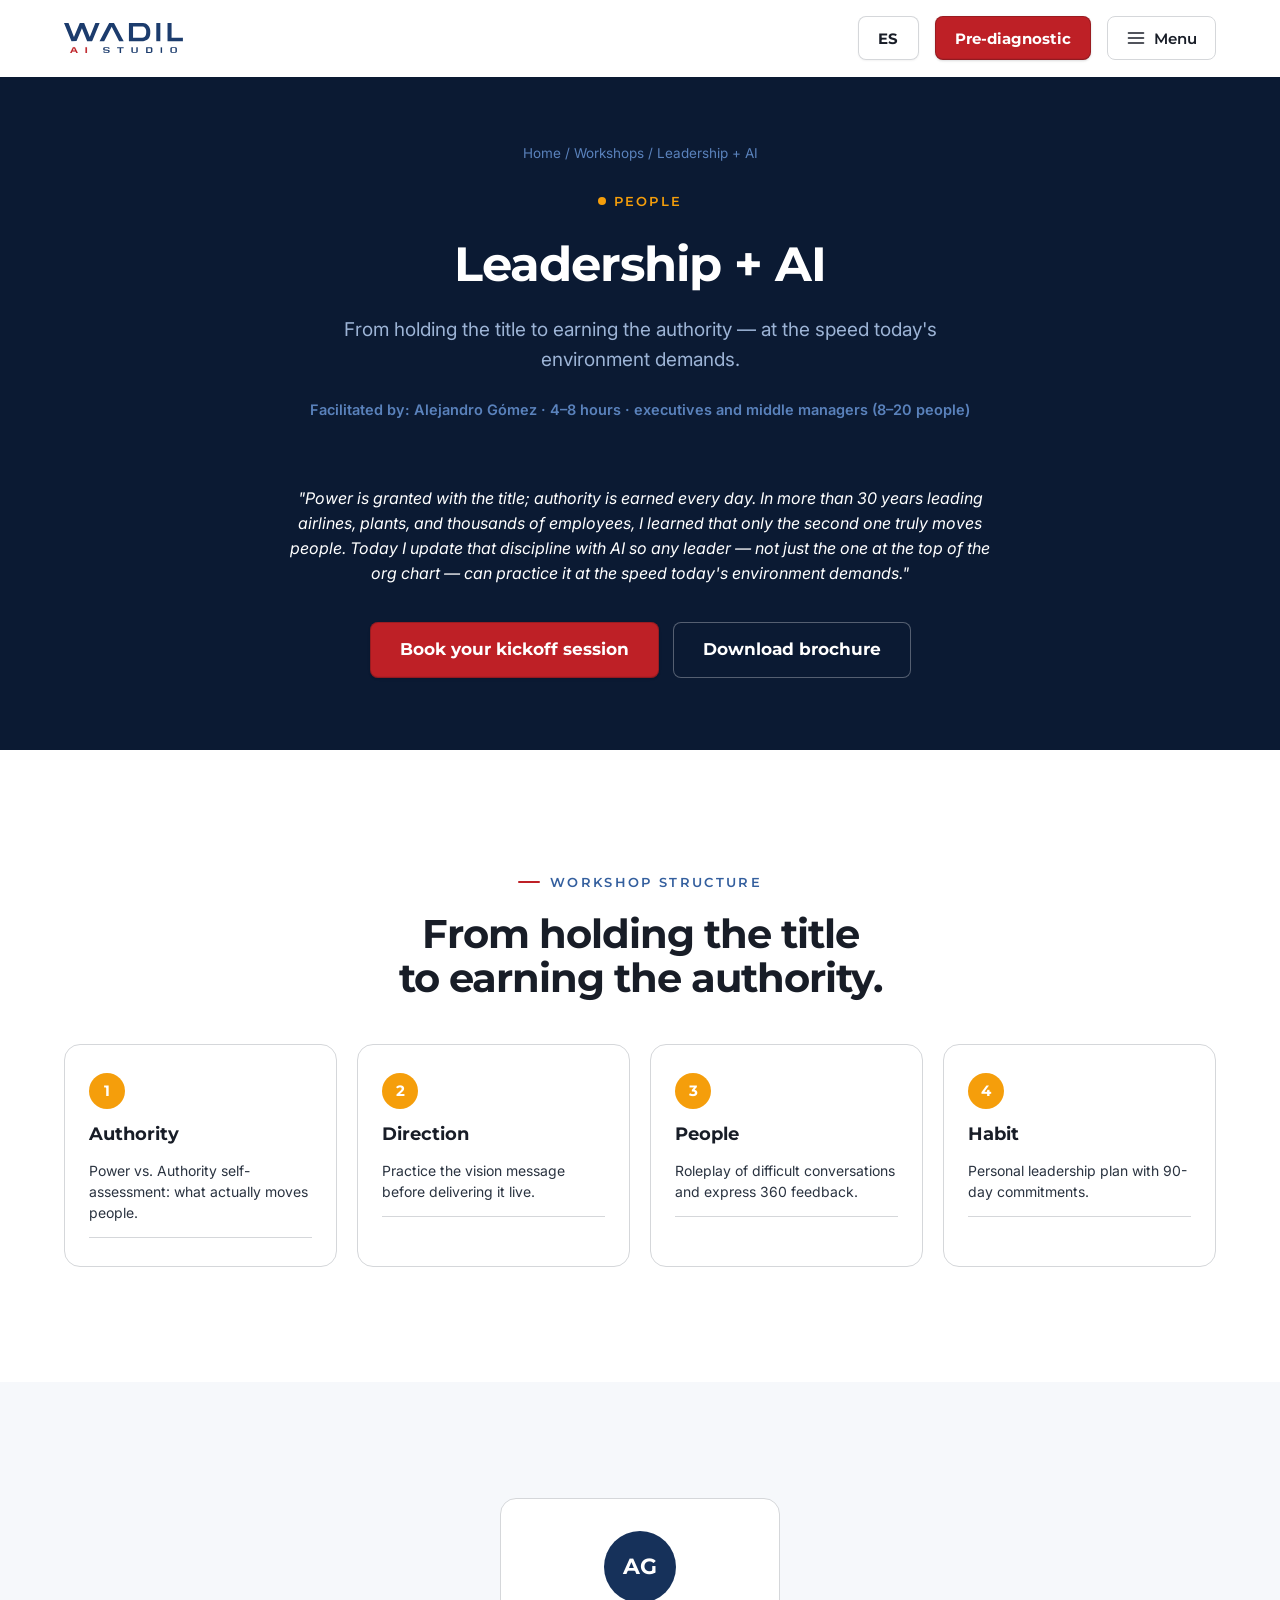
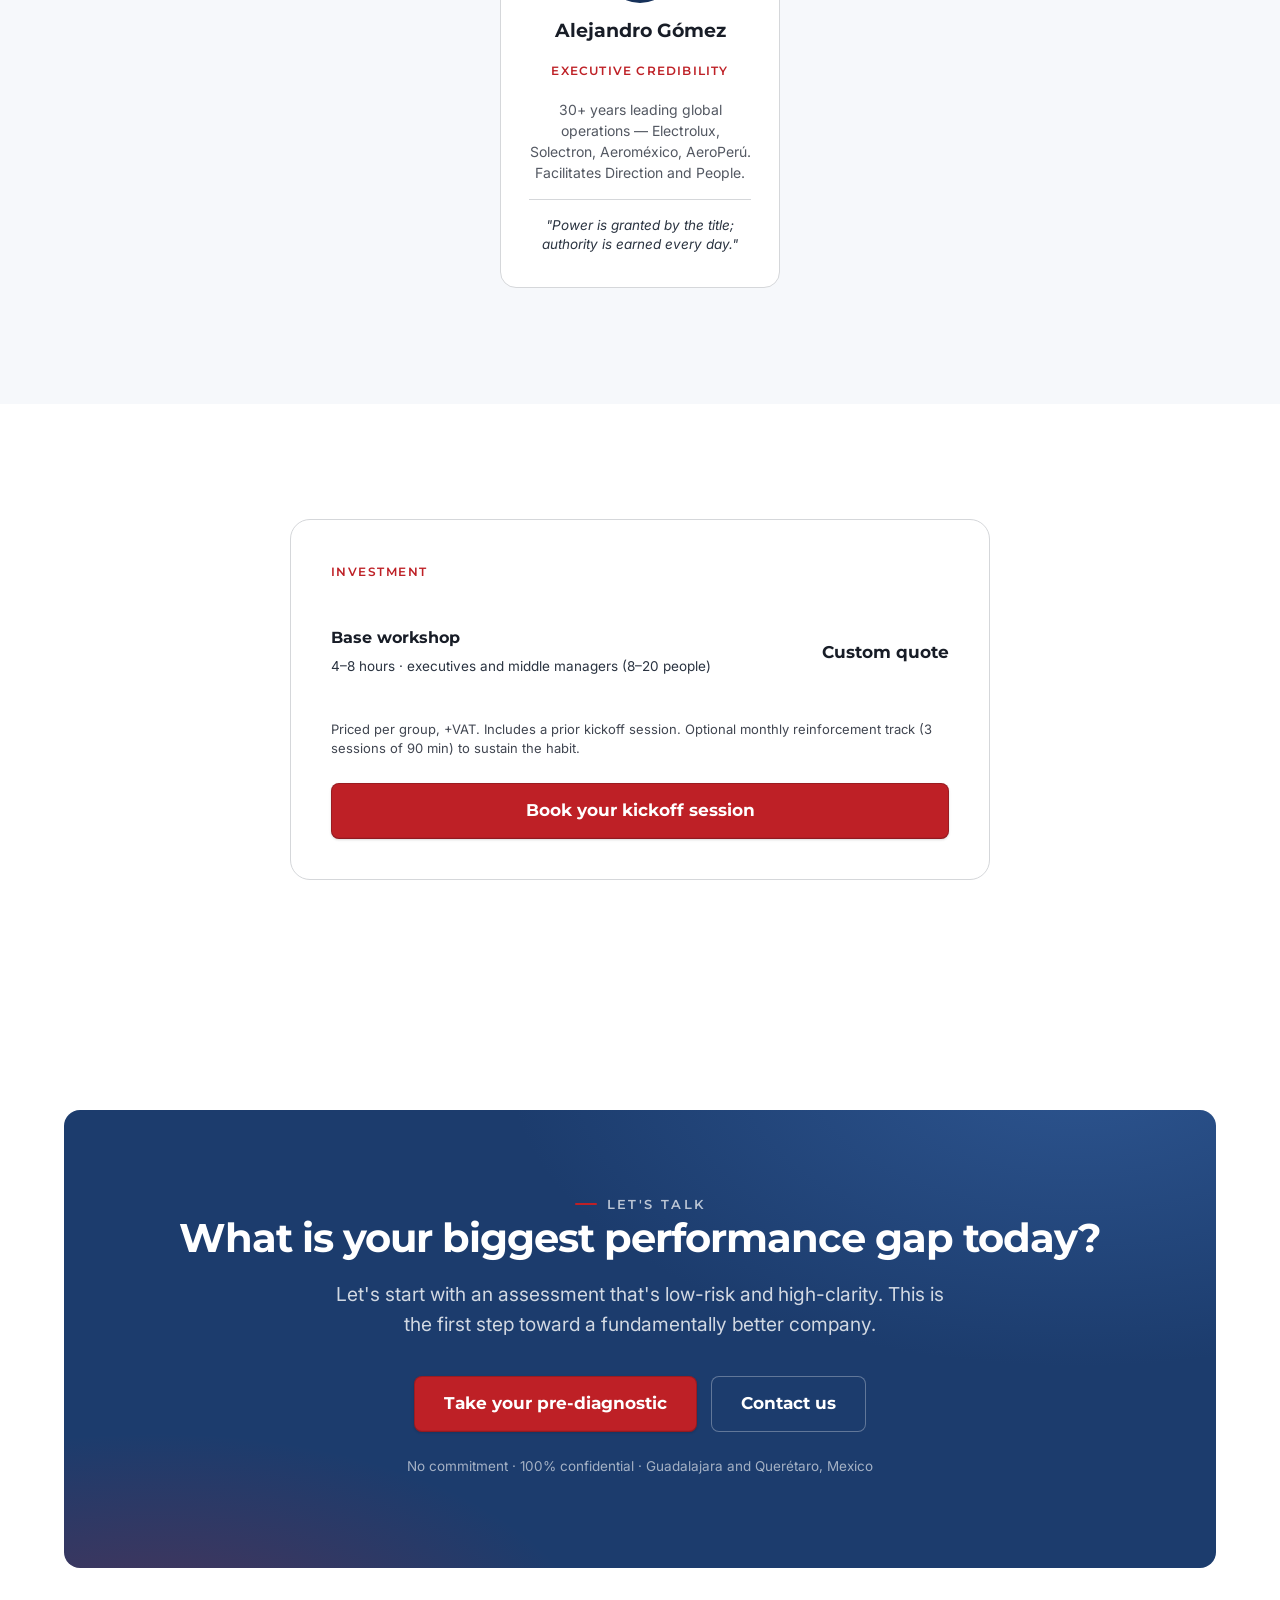
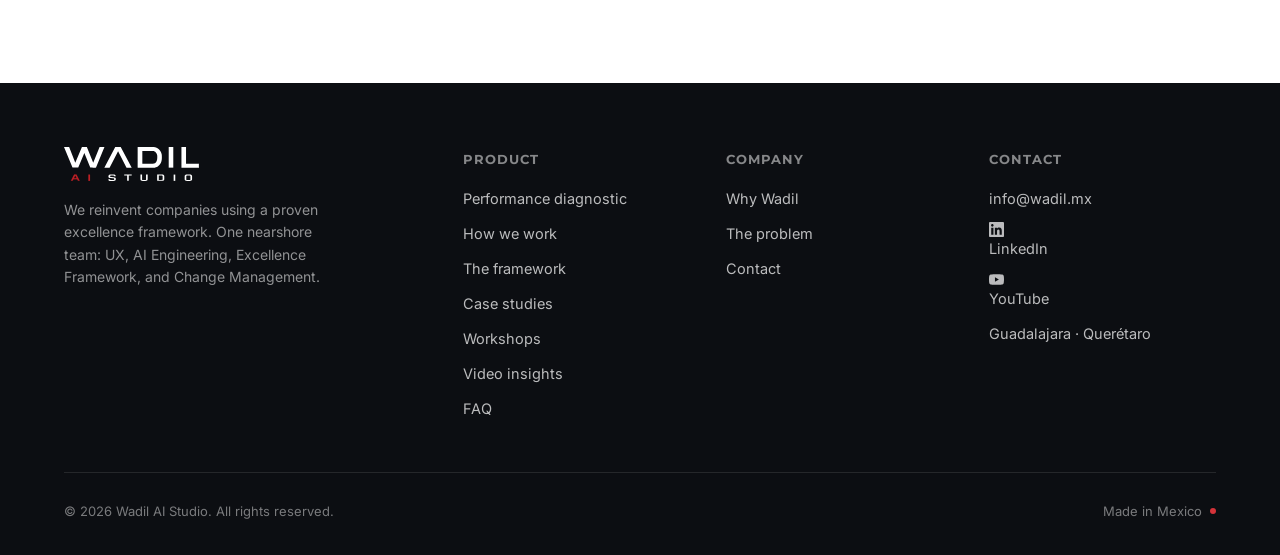
<file: taller-liderazgo.html>
<!DOCTYPE html>
<html lang="es">
<head>
  <!-- Google tag (gtag.js) -->
  <script async src="https://www.googletagmanager.com/gtag/js?id=G-Z93RYTYT4D"></script>
  <script>
    window.dataLayer = window.dataLayer || [];
    function gtag(){dataLayer.push(arguments);}
    gtag('js', new Date());

    gtag('config', 'G-Z93RYTYT4D');
  </script>

  <meta charset="utf-8">
  <meta name="viewport" content="width=device-width, initial-scale=1">
  <title>Wadil AI Studio — Liderazgo + IA</title>
  <meta name="description" content="De tener el puesto a ganarte la autoridad — con la velocidad que exige el entorno de hoy.">
  <meta name="robots" content="index, follow">
  <meta name="facebook-domain-verification" content="eiyuz0i7gmkfkj9yl2uyjhrdt5ysyr" />
  <meta name="facebook-domain-verification" content="6q71zgucox0vgsv33e3bhpwzs52ygu" />

  <link rel="canonical" href="https://www.wadilworks.com/taller-liderazgo.html">
  <link rel="alternate" hreflang="es-MX" href="https://www.wadilworks.com/taller-liderazgo.html">
  <link rel="alternate" hreflang="en" href="https://www.wadilworks.com/taller-liderazgo.html">
  <link rel="alternate" hreflang="x-default" href="https://www.wadilworks.com/taller-liderazgo.html">

  <!-- Open Graph -->
  <meta property="og:type" content="website">
  <meta property="og:url" content="https://www.wadilworks.com/taller-liderazgo.html">
  <meta property="og:site_name" content="Wadil AI Studio">
  <meta property="og:title" content="Wadil AI Studio — Liderazgo + IA">
  <meta property="og:description" content="De tener el puesto a ganarte la autoridad — con la velocidad que exige el entorno de hoy.">
  <meta property="og:image" content="https://www.wadilworks.com/assets/og-image.jpg">
  <meta property="og:image:width" content="1200">
  <meta property="og:image:height" content="630">
  <meta property="og:image:alt" content="Wadil AI Studio — Consultoría IA nearshore México y Latinoamérica">
  <meta property="og:locale" content="es_MX">
  <meta property="og:locale:alternate" content="en_US">

  <link rel="preconnect" href="https://fonts.googleapis.com">
  <link rel="preconnect" href="https://fonts.gstatic.com" crossorigin>
  <link href="https://fonts.googleapis.com/css2?family=Inter:wght@400;500;600&family=Montserrat:wght@600;700;800&display=swap" rel="stylesheet">
  <link rel="stylesheet" href="css/styles.css?v=20260929c">

  <meta name="google-site-verification" content="PENDIENTE_CODIGO_SEARCH_CONSOLE" />

  <!-- Structured data (JSON-LD) — Organization -->
  <script type="application/ld+json">
  {
    "@context": "https://schema.org",
    "@type": "Organization",
    "name": "Wadil AI Studio",
    "url": "https://www.wadilworks.com",
    "logo": "https://www.wadilworks.com/assets/logo-header.svg",
    "sameAs": [
      "https://www.linkedin.com/company/wadil-ai-studio",
      "https://www.youtube.com/@wadilworks5678"
    ],
    "contactPoint": {
      "@type": "ContactPoint",
      "email": "info@wadil.mx",
      "areaServed": ["MX", "Latin America"],
      "availableLanguage": ["es", "en"]
    }
  }
  </script>
</head>
<body class="workshop workshop--gente" data-i18n-page="taller2">

<!-- ====================== HEADER ====================== -->
<header class="header" id="site-header">
  <div class="wrap header__inner">
    <a class="header__logo" href="index.html#top" data-i18n-aria="nav.logo_aria" aria-label="Wadil AI Studio — inicio">
      <img src="assets/logo-header.svg" alt="Wadil AI Studio">
    </a>
    <nav class="nav">
      <a href="index.html#diagnostico" data-i18n="nav.diagnostic">Diagnóstico</a>
      <a href="index.html#marco"       data-i18n="nav.framework">El marco</a>
      <a href="index.html#proceso"     data-i18n="nav.process">Cómo trabajamos</a>
      <a href="index.html#porque"      data-i18n="nav.why">Por qué Wadil</a>
      <a href="index.html#casos"       data-i18n="nav.casos">Casos</a>
      <a href="index.html#talleres" data-i18n="nav.talleres">Talleres</a>
      <a href="index.html#faq"         data-i18n="nav.faq">FAQ</a>
    </nav>
    <div class="header__cta">
      <button id="lang-toggle" class="btn btn--outline lang-btn">EN</button>
      <a class="btn btn--red" href="https://dx-ai.wadil.mx" data-i18n="nav.cta">Pre-diagnóstico</a>
      <button class="menu-btn" aria-label="Abrir menú" aria-expanded="false">
        <svg viewBox="0 0 24 24" fill="none" stroke="currentColor" stroke-width="2" stroke-linecap="round"><path d="M3 6h18M3 12h18M3 18h18"></path></svg>
        <span data-i18n="nav.menu_label">Menú</span>
      </button>
    </div>
  </div>
</header>

<!-- ====================== WORKSHOP HERO ====================== -->
<section class="workshop-hero">
  <div class="wrap workshop-hero__inner">
    <p class="workshop-hero__crumb">
      <a href="index.html" data-i18n="workshop.breadcrumb_home">Inicio</a> /
      <a href="index.html#talleres" data-i18n="workshop.breadcrumb_hub">Talleres</a> /
      <span data-i18n="taller2.crumb_current">Liderazgo + IA</span>
    </p>
    <div class="workshop-hero__pillar">
      <i class="dot"></i>
      <span data-i18n="taller2.pillar">GENTE</span>
    </div>
    <h1 class="workshop-hero__title" data-i18n="taller2.h1">Liderazgo + IA</h1>
    <p class="workshop-hero__promise" data-i18n="taller2.promise">De tener el puesto a ganarte la autoridad — con la velocidad que exige el entorno de hoy.</p>
    <p class="workshop-hero__meta" data-i18n="taller2.meta_line">Facilita: Alejandro Gómez · 4–8 horas · directivos y mandos medios (8–20 personas)</p>
    <p class="workshop-hero__quote" data-i18n="taller2.quote">"El poder se otorga con el puesto; la autoridad se gana todos los días. En más de 30 años dirigiendo aerolíneas, plantas y miles de colaboradores aprendí que solo la segunda realmente mueve a la gente. Hoy actualizo esa disciplina con IA para que cualquier líder —no solo el de arriba del organigrama— la practique con la velocidad que exige el entorno de hoy."</p>
    <div class="workshop-hero__actions">
      <a class="btn btn--red btn--lg" href="https://dx-ai.wadil.mx" data-i18n="taller2.cta_primary">Agenda tu sesión de arranque</a>
      <a class="btn btn--ghost-light btn--lg" href="https://wa.me/523334936789?text=Hola%20Wadil%2C%20me%20gustar%C3%ADa%20conocer%20m%C3%A1s%20sobre%20el%20taller%20de%20Liderazgo%20%2B%20IA." target="_blank" rel="noopener" data-i18n="taller2.cta_secondary">Descargar brochure</a>
    </div>
  </div>
</section>

<!-- ====================== ESTRUCTURA DEL TALLER ====================== -->
<section class="section" id="estructura">
  <div class="wrap">
    <div class="section-head center reveal">
      <p class="eyebrow eyebrow--center" data-i18n="workshop.struct_eyebrow">ESTRUCTURA DEL TALLER</p>
      <h2 class="display" data-i18n="taller2.struct_title">De tener el puesto a ganarte la autoridad.</h2>
    </div>
    <div class="phase-grid" style="--phase-count:4">
      <article class="phase-card reveal">
        <div class="phase-card__badge">1</div>
        <h3 class="phase-card__title" data-i18n="taller2.phase1_title">Autoridad</h3>
        <p class="phase-card__body" data-i18n="taller2.phase1_body">Autodiagnóstico Poder vs. Autoridad: qué mueve realmente a la gente.</p>
        <hr class="phase-card__divider">
      </article>
      <article class="phase-card reveal" data-d="1">
        <div class="phase-card__badge">2</div>
        <h3 class="phase-card__title" data-i18n="taller2.phase2_title">Dirección</h3>
        <p class="phase-card__body" data-i18n="taller2.phase2_body">Practicar el mensaje de visión antes de darlo en vivo.</p>
        <hr class="phase-card__divider">
      </article>
      <article class="phase-card reveal" data-d="2">
        <div class="phase-card__badge">3</div>
        <h3 class="phase-card__title" data-i18n="taller2.phase3_title">Gente</h3>
        <p class="phase-card__body" data-i18n="taller2.phase3_body">Roleplay de conversaciones difíciles y feedback 360 exprés.</p>
        <hr class="phase-card__divider">
      </article>
      <article class="phase-card reveal" data-d="3">
        <div class="phase-card__badge">4</div>
        <h3 class="phase-card__title" data-i18n="taller2.phase4_title">Hábito</h3>
        <p class="phase-card__body" data-i18n="taller2.phase4_body">Plan personal de liderazgo con compromisos a 90 días.</p>
        <hr class="phase-card__divider">
      </article>
    </div>
  </div>
</section>

<!-- ====================== FACILITADOR ====================== -->
<section class="section" id="facilitador" style="background:var(--wad-bg-soft)">
  <div class="wrap">
    <div class="team-bio reveal">
      <div class="team-bio__avatar">AG</div>
      <p class="team-bio__name" data-i18n="taller2.facilitator_name">Alejandro Gómez</p>
      <p class="team-bio__role" data-i18n="taller2.facilitator_role">CREDIBILIDAD EJECUTIVA</p>
      <p class="team-bio__bio" data-i18n="taller2.facilitator_bio">30+ años dirigiendo operaciones globales — Electrolux, Solectron, Aeroméxico, AeroPerú. Facilita Rumbo y Gente.</p>
      <hr class="team-bio__divider">
      <p class="team-bio__quote" data-i18n="taller2.facilitator_quote">"El poder se otorga por el puesto; la autoridad se gana todos los días."</p>
    </div>
  </div>
</section>

<!-- ====================== INVERSIÓN ====================== -->
<section class="section" id="inversion">
  <div class="wrap">
    <div class="pricing-panel reveal">
      <p class="pricing-panel__label" data-i18n="workshop.pricing_label">INVERSIÓN</p>
      <div class="pricing-tiers">
        <div class="pricing-tier">
          <div>
            <p class="pricing-tier__name" data-i18n="taller2.tier1_name">Taller base</p>
            <p class="pricing-tier__meta" data-i18n="taller2.tier1_meta">4–8 horas · directivos y mandos medios (8–20 personas)</p>
          </div>
          <p class="pricing-tier__price" data-i18n="taller2.tier1_price">Cotización a la medida</p>
        </div>
      </div>
      <p class="pricing-panel__fine" data-i18n="taller2.pricing_fine">Precio por grupo, +IVA. Incluye sesión de arranque previa. Trayectoria de refuerzo mensual opcional (3 sesiones de 90 min) para sostener el hábito.</p>
      <a class="btn btn--red btn--lg" style="width:100%;justify-content:center" href="https://dx-ai.wadil.mx" data-i18n="taller2.cta_primary">Agenda tu sesión de arranque</a>
    </div>
  </div>
</section>

<!-- ====================== FINAL CTA ====================== -->
<section class="section cta" id="contacto">
  <div class="wrap">
    <div class="cta__panel reveal">
      <p class="eyebrow eyebrow--center" style="color:rgba(255,255,255,.7)" data-i18n="cta.eyebrow">Conversemos</p>
      <h2 class="display" data-i18n="cta.title">¿Cuál es tu mayor brecha de desempeño hoy?</h2>
      <p class="lead" data-i18n="cta.lead">Empecemos con un diagnóstico que es de bajo riesgo y alta claridad. Este es el primer paso hacia una empresa fundamentalmente mejor.</p>
      <div class="cta__actions">
        <a class="btn btn--red btn--lg" href="https://dx-ai.wadil.mx" data-i18n="cta.cta_primary">Realiza tu pre-diagnóstico</a>
        <a class="btn btn--ghost-light btn--lg" href="https://wa.me/523334936789?text=Hola%20Wadil%2C%20me%20gustar%C3%ADa%20conocer%20m%C3%A1s%20sobre%20su%20consultor%C3%ADa%20de%20IA." target="_blank" rel="noopener" data-i18n="cta.cta_secondary">Contáctanos</a>
      </div>
      <p class="cta__fine" data-i18n="cta.fine">Sin compromiso · 100% confidencial · Guadalajara y Querétaro, México</p>
    </div>
  </div>
</section>

<!-- ====================== FOOTER ====================== -->
<footer class="footer">
  <div class="wrap">
    <div class="footer__top">
      <div class="footer__brand">
        <img src="assets/logo-footer.svg" alt="Wadil AI Studio" style="height:34px">
        <p data-i18n="footer.brand_p">Reinventamos empresas con IA, sobre un marco de excelencia probado. Un solo equipo nearshore: UX, ingeniería, Marco de Excelencia y Gestión del Cambio.</p>
      </div>
      <div class="footer__col">
        <h6 data-i18n="footer.col1_title">Producto</h6>
        <a href="index.html#diagnostico" data-i18n="footer.col1_link1">Diagnóstico de brechas</a>
        <a href="index.html#proceso"     data-i18n="footer.col1_link2">Cómo trabajamos</a>
        <a href="index.html#marco"       data-i18n="footer.col1_link3">El marco</a>
        <a href="index.html#casos"       data-i18n="footer.col1_link4">Casos de estudio</a>
        <a href="index.html#talleres" data-i18n="footer.col1_talleres">Talleres</a>
        <a href="index.html#insights"    data-i18n="footer.col1_link5">Insights en video</a>
        <a href="index.html#faq"         data-i18n="footer.col1_link6">Preguntas frecuentes</a>
      </div>
      <div class="footer__col">
        <h6 data-i18n="footer.col2_title">Empresa</h6>
        <a href="index.html#porque"  data-i18n="footer.col2_link1">Por qué Wadil</a>
        <a href="index.html#problema" data-i18n="footer.col2_link2">El problema</a>
        <a href="https://wa.me/523334936789?text=Hola%20Wadil%2C%20me%20gustar%C3%ADa%20conocer%20m%C3%A1s%20sobre%20su%20consultor%C3%ADa%20de%20IA." target="_blank" rel="noopener" data-i18n="footer.col2_link3">Contacto</a>
      </div>
      <div class="footer__col">
        <h6 data-i18n="footer.col3_title">Contacto</h6>
        <a href="mailto:info@wadil.mx">info@wadil.mx</a>
        <a href="https://www.linkedin.com/company/wadil-ai-studio" target="_blank" rel="noopener noreferrer" class="footer__social">
          <svg xmlns="http://www.w3.org/2000/svg" width="15" height="15" viewBox="0 0 24 24" fill="currentColor" aria-hidden="true"><path d="M20.447 20.452h-3.554v-5.569c0-1.328-.027-3.037-1.852-3.037-1.853 0-2.136 1.445-2.136 2.939v5.667H9.351V9h3.414v1.561h.046c.477-.9 1.637-1.85 3.37-1.85 3.601 0 4.267 2.37 4.267 5.455v6.286zM5.337 7.433c-1.144 0-2.063-.926-2.063-2.065 0-1.138.92-2.063 2.063-2.063 1.14 0 2.064.925 2.064 2.063 0 1.139-.925 2.065-2.064 2.065zm1.782 13.019H3.555V9h3.564v11.452zM22.225 0H1.771C.792 0 0 .774 0 1.729v20.542C0 23.227.792 24 1.771 24h20.451C23.2 24 24 23.227 24 22.271V1.729C24 .774 23.2 0 22.222 0h.003z"/></svg>
          <span data-i18n="footer.col3_link2">LinkedIn</span>
        </a>
        <a href="https://www.youtube.com/@wadilworks5678" target="_blank" rel="noopener noreferrer" class="footer__social">
          <svg xmlns="http://www.w3.org/2000/svg" width="15" height="15" viewBox="0 0 24 24" fill="currentColor" aria-hidden="true"><path d="M23.498 6.186a3.016 3.016 0 0 0-2.122-2.136C19.505 3.545 12 3.545 12 3.545s-7.505 0-9.377.505A3.017 3.017 0 0 0 .502 6.186C0 8.07 0 12 0 12s0 3.93.502 5.814a3.016 3.016 0 0 0 2.122 2.136c1.871.505 9.376.505 9.376.505s7.505 0 9.377-.505a3.015 3.015 0 0 0 2.122-2.136C24 15.93 24 12 24 12s0-3.93-.502-5.814zM9.545 15.568V8.432L15.818 12l-6.273 3.568z"/></svg>
          <span data-i18n="footer.col3_link3">YouTube</span>
        </a>
        <p data-i18n="footer.col3_city">Guadalajara · Querétaro</p>
      </div>
    </div>
    <div class="footer__bottom">
      <p data-i18n="footer.copyright">© 2026 Wadil AI Studio. Todos los derechos reservados.</p>
      <p class="footer__loc"><span data-i18n="footer.madein">Hecho en México</span> <i class="dot"></i></p>
    </div>
  </div>
</footer>

<script src="js/i18n.js?v=20260929d"></script>
<script src="js/main.js?v=20260921"></script>
</body>
</html>
</file>
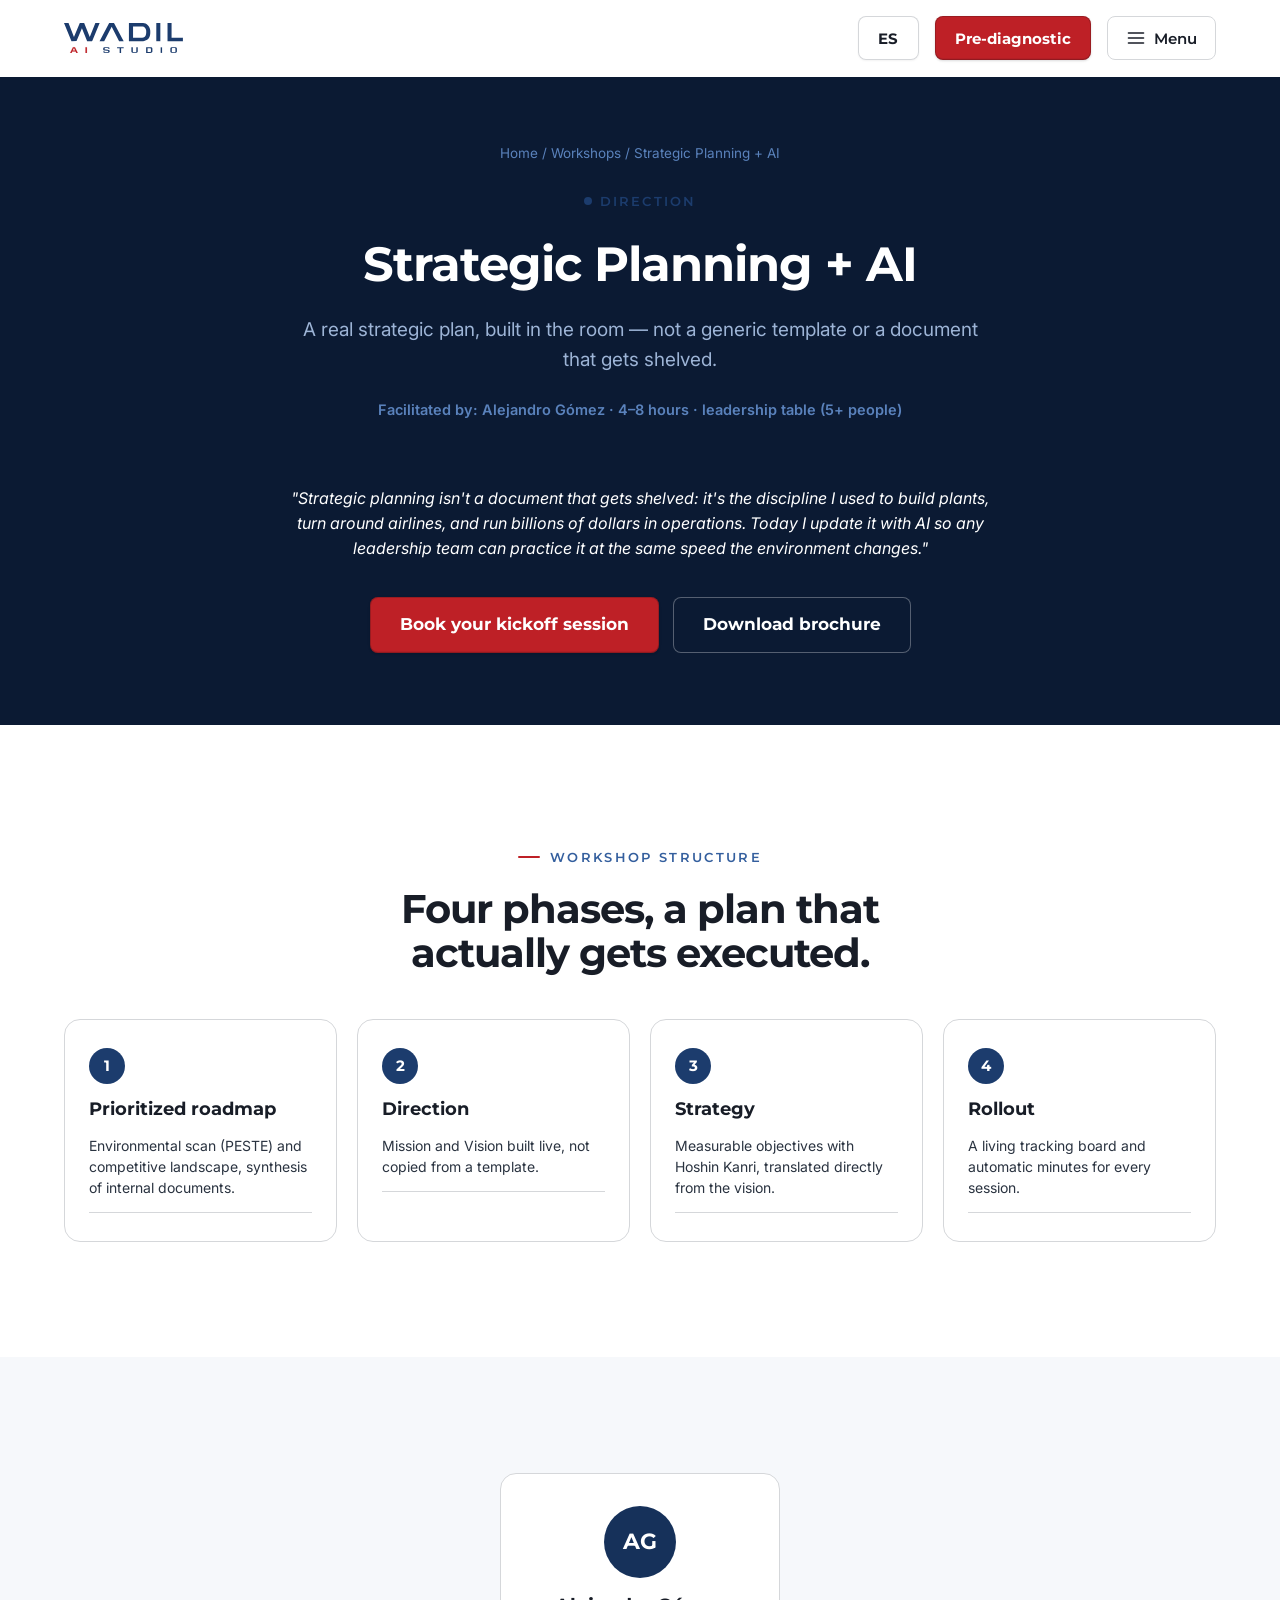
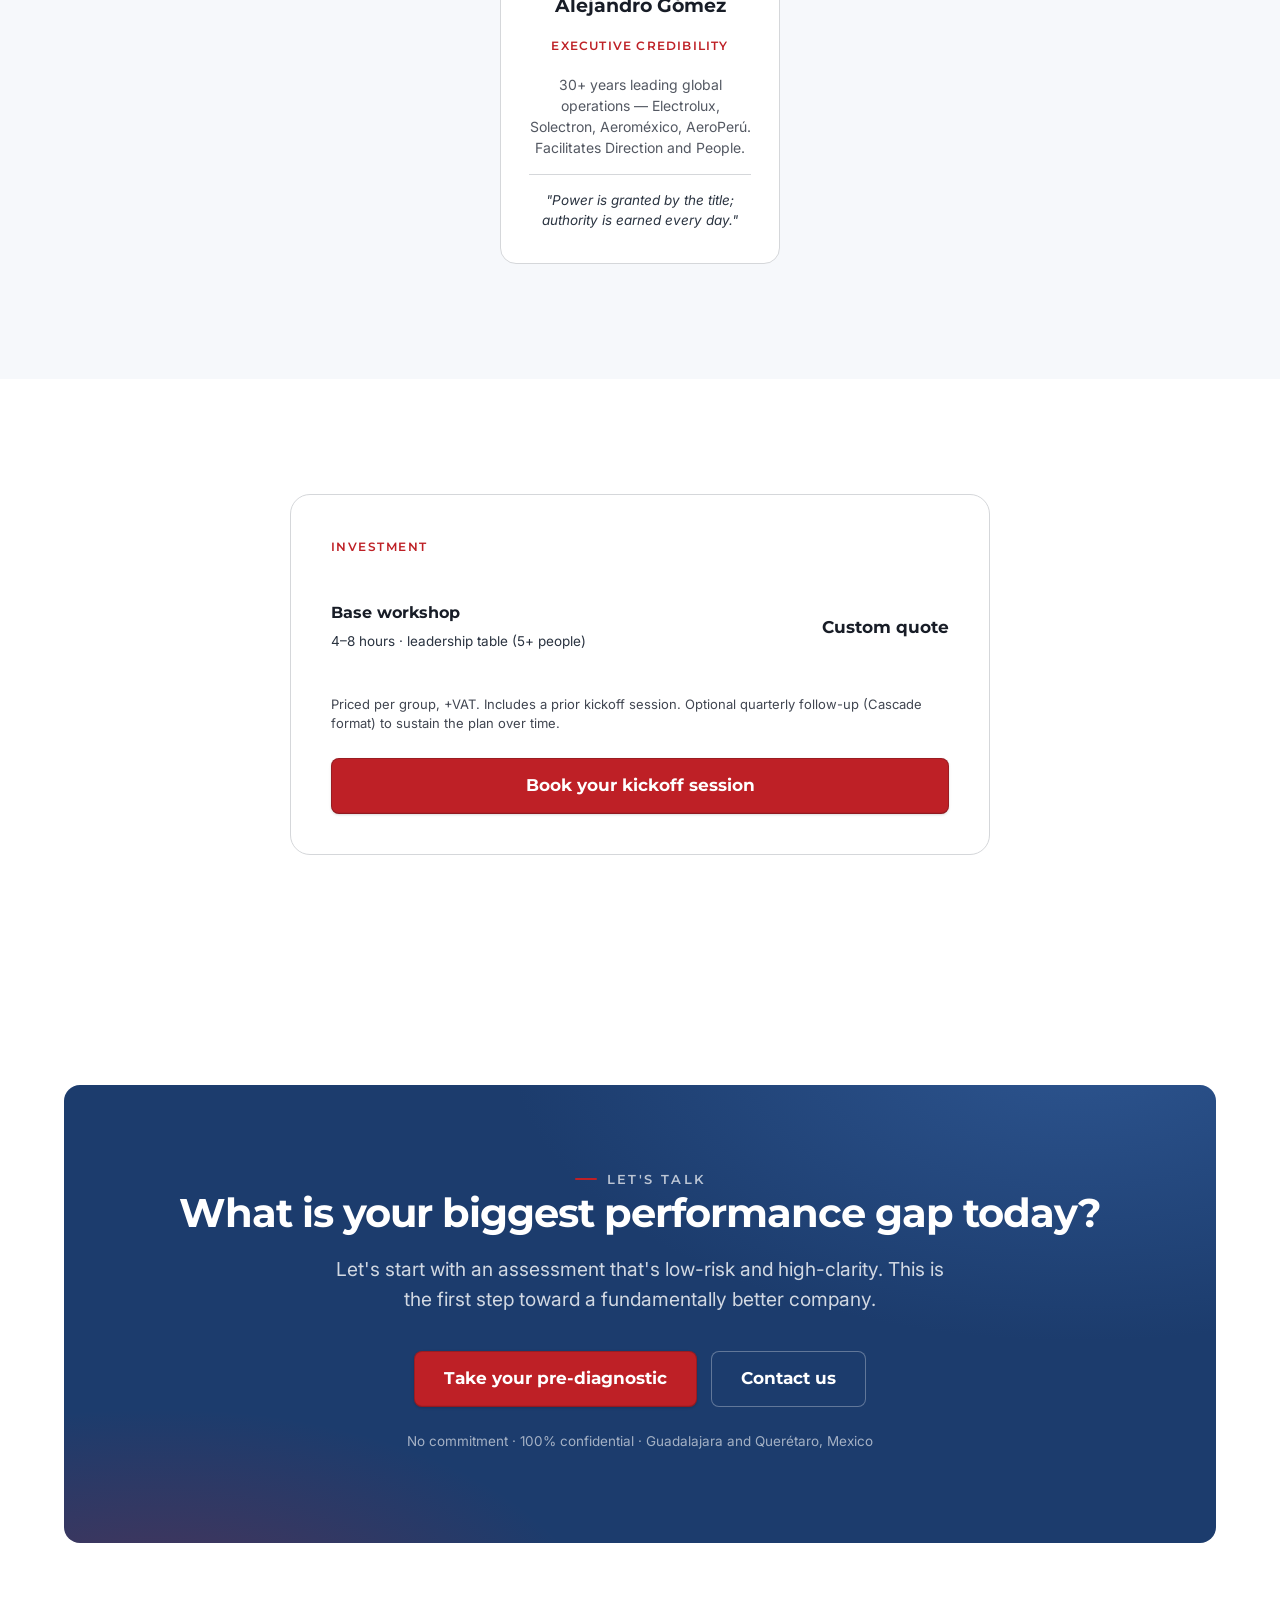
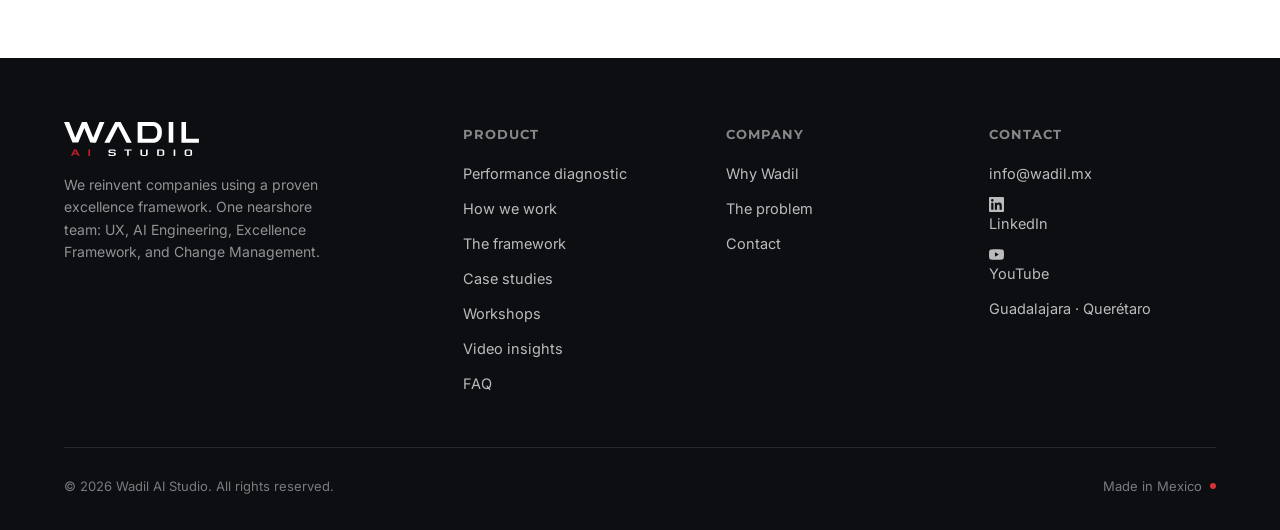
<file: taller-planeacion-estrategica.html>
<!DOCTYPE html>
<html lang="es">
<head>
  <!-- Google tag (gtag.js) -->
  <script async src="https://www.googletagmanager.com/gtag/js?id=G-Z93RYTYT4D"></script>
  <script>
    window.dataLayer = window.dataLayer || [];
    function gtag(){dataLayer.push(arguments);}
    gtag('js', new Date());

    gtag('config', 'G-Z93RYTYT4D');
  </script>

  <meta charset="utf-8">
  <meta name="viewport" content="width=device-width, initial-scale=1">
  <title>Wadil AI Studio — Planeación Estratégica + IA</title>
  <meta name="description" content="Un plan estratégico real, construido en la sala — no una plantilla genérica ni un documento que se archiva.">
  <meta name="robots" content="index, follow">
  <meta name="facebook-domain-verification" content="eiyuz0i7gmkfkj9yl2uyjhrdt5ysyr" />
  <meta name="facebook-domain-verification" content="6q71zgucox0vgsv33e3bhpwzs52ygu" />

  <link rel="canonical" href="https://www.wadilworks.com/taller-planeacion-estrategica.html">
  <link rel="alternate" hreflang="es-MX" href="https://www.wadilworks.com/taller-planeacion-estrategica.html">
  <link rel="alternate" hreflang="en" href="https://www.wadilworks.com/taller-planeacion-estrategica.html">
  <link rel="alternate" hreflang="x-default" href="https://www.wadilworks.com/taller-planeacion-estrategica.html">

  <!-- Open Graph -->
  <meta property="og:type" content="website">
  <meta property="og:url" content="https://www.wadilworks.com/taller-planeacion-estrategica.html">
  <meta property="og:site_name" content="Wadil AI Studio">
  <meta property="og:title" content="Wadil AI Studio — Planeación Estratégica + IA">
  <meta property="og:description" content="Un plan estratégico real, construido en la sala — no una plantilla genérica ni un documento que se archiva.">
  <meta property="og:image" content="https://www.wadilworks.com/assets/og-image.jpg">
  <meta property="og:image:width" content="1200">
  <meta property="og:image:height" content="630">
  <meta property="og:image:alt" content="Wadil AI Studio — Consultoría IA nearshore México y Latinoamérica">
  <meta property="og:locale" content="es_MX">
  <meta property="og:locale:alternate" content="en_US">

  <link rel="preconnect" href="https://fonts.googleapis.com">
  <link rel="preconnect" href="https://fonts.gstatic.com" crossorigin>
  <link href="https://fonts.googleapis.com/css2?family=Inter:wght@400;500;600&family=Montserrat:wght@600;700;800&display=swap" rel="stylesheet">
  <link rel="stylesheet" href="css/styles.css?v=20260929c">

  <meta name="google-site-verification" content="PENDIENTE_CODIGO_SEARCH_CONSOLE" />

  <!-- Structured data (JSON-LD) — Organization -->
  <script type="application/ld+json">
  {
    "@context": "https://schema.org",
    "@type": "Organization",
    "name": "Wadil AI Studio",
    "url": "https://www.wadilworks.com",
    "logo": "https://www.wadilworks.com/assets/logo-header.svg",
    "sameAs": [
      "https://www.linkedin.com/company/wadil-ai-studio",
      "https://www.youtube.com/@wadilworks5678"
    ],
    "contactPoint": {
      "@type": "ContactPoint",
      "email": "info@wadil.mx",
      "areaServed": ["MX", "Latin America"],
      "availableLanguage": ["es", "en"]
    }
  }
  </script>
</head>
<body class="workshop workshop--rumbo" data-i18n-page="taller1">

<!-- ====================== HEADER ====================== -->
<header class="header" id="site-header">
  <div class="wrap header__inner">
    <a class="header__logo" href="index.html#top" data-i18n-aria="nav.logo_aria" aria-label="Wadil AI Studio — inicio">
      <img src="assets/logo-header.svg" alt="Wadil AI Studio">
    </a>
    <nav class="nav">
      <a href="index.html#diagnostico" data-i18n="nav.diagnostic">Diagnóstico</a>
      <a href="index.html#marco"       data-i18n="nav.framework">El marco</a>
      <a href="index.html#proceso"     data-i18n="nav.process">Cómo trabajamos</a>
      <a href="index.html#porque"      data-i18n="nav.why">Por qué Wadil</a>
      <a href="index.html#casos"       data-i18n="nav.casos">Casos</a>
      <a href="index.html#talleres" data-i18n="nav.talleres">Talleres</a>
      <a href="index.html#faq"         data-i18n="nav.faq">FAQ</a>
    </nav>
    <div class="header__cta">
      <button id="lang-toggle" class="btn btn--outline lang-btn">EN</button>
      <a class="btn btn--red" href="https://dx-ai.wadil.mx" data-i18n="nav.cta">Pre-diagnóstico</a>
      <button class="menu-btn" aria-label="Abrir menú" aria-expanded="false">
        <svg viewBox="0 0 24 24" fill="none" stroke="currentColor" stroke-width="2" stroke-linecap="round"><path d="M3 6h18M3 12h18M3 18h18"></path></svg>
        <span data-i18n="nav.menu_label">Menú</span>
      </button>
    </div>
  </div>
</header>

<!-- ====================== WORKSHOP HERO ====================== -->
<section class="workshop-hero">
  <div class="wrap workshop-hero__inner">
    <p class="workshop-hero__crumb">
      <a href="index.html" data-i18n="workshop.breadcrumb_home">Inicio</a> /
      <a href="index.html#talleres" data-i18n="workshop.breadcrumb_hub">Talleres</a> /
      <span data-i18n="taller1.crumb_current">Planeación Estratégica + IA</span>
    </p>
    <div class="workshop-hero__pillar">
      <i class="dot"></i>
      <span data-i18n="taller1.pillar">RUMBO</span>
    </div>
    <h1 class="workshop-hero__title" data-i18n="taller1.h1">Planeación Estratégica + IA</h1>
    <p class="workshop-hero__promise" data-i18n="taller1.promise">Un plan estratégico real, construido en la sala — no una plantilla genérica ni un documento que se archiva.</p>
    <p class="workshop-hero__meta" data-i18n="taller1.meta_line">Facilita: Alejandro Gómez · 4–8 horas · mesa directiva (5+ personas)</p>
    <p class="workshop-hero__quote" data-i18n="taller1.quote">"La planeación estratégica no es un documento que se archiva: es la disciplina con la que construí plantas, giré aerolíneas y dirigí miles de millones de dólares en operaciones. Hoy la actualizo con IA para que cualquier equipo directivo la practique con la misma velocidad con la que cambia el entorno."</p>
    <div class="workshop-hero__actions">
      <a class="btn btn--red btn--lg" href="https://dx-ai.wadil.mx" data-i18n="taller1.cta_primary">Agenda tu sesión de arranque</a>
      <a class="btn btn--ghost-light btn--lg" href="https://wa.me/523334936789?text=Hola%20Wadil%2C%20me%20gustar%C3%ADa%20conocer%20m%C3%A1s%20sobre%20el%20taller%20de%20Planeaci%C3%B3n%20Estrat%C3%A9gica%20%2B%20IA." target="_blank" rel="noopener" data-i18n="taller1.cta_secondary">Descargar brochure</a>
    </div>
  </div>
</section>

<!-- ====================== ESTRUCTURA DEL TALLER ====================== -->
<section class="section" id="estructura">
  <div class="wrap">
    <div class="section-head center reveal">
      <p class="eyebrow eyebrow--center" data-i18n="workshop.struct_eyebrow">ESTRUCTURA DEL TALLER</p>
      <h2 class="display" data-i18n="taller1.struct_title">Cuatro fases, un plan que sí se ejecuta.</h2>
    </div>
    <div class="phase-grid" style="--phase-count:4">
      <article class="phase-card reveal">
        <div class="phase-card__badge">1</div>
        <h3 class="phase-card__title" data-i18n="taller1.phase1_title">Roadmap priorizado</h3>
        <p class="phase-card__body" data-i18n="taller1.phase1_body">Escaneo del entorno (PESTE) y de la competencia, síntesis de documentos internos.</p>
        <hr class="phase-card__divider">
      </article>
      <article class="phase-card reveal" data-d="1">
        <div class="phase-card__badge">2</div>
        <h3 class="phase-card__title" data-i18n="taller1.phase2_title">Rumbo</h3>
        <p class="phase-card__body" data-i18n="taller1.phase2_body">Misión y Visión construidas en vivo, no copiadas de una plantilla.</p>
        <hr class="phase-card__divider">
      </article>
      <article class="phase-card reveal" data-d="2">
        <div class="phase-card__badge">3</div>
        <h3 class="phase-card__title" data-i18n="taller1.phase3_title">Estrategia</h3>
        <p class="phase-card__body" data-i18n="taller1.phase3_body">Objetivos medibles con Hoshin Kanri, traducidos directo de la visión.</p>
        <hr class="phase-card__divider">
      </article>
      <article class="phase-card reveal" data-d="3">
        <div class="phase-card__badge">4</div>
        <h3 class="phase-card__title" data-i18n="taller1.phase4_title">Implantación</h3>
        <p class="phase-card__body" data-i18n="taller1.phase4_body">Tablero de seguimiento vivo y minuta automática de cada sesión.</p>
        <hr class="phase-card__divider">
      </article>
    </div>
  </div>
</section>

<!-- ====================== FACILITADOR ====================== -->
<section class="section" id="facilitador" style="background:var(--wad-bg-soft)">
  <div class="wrap">
    <div class="team-bio reveal">
      <div class="team-bio__avatar">AG</div>
      <p class="team-bio__name" data-i18n="taller1.facilitator_name">Alejandro Gómez</p>
      <p class="team-bio__role" data-i18n="taller1.facilitator_role">CREDIBILIDAD EJECUTIVA</p>
      <p class="team-bio__bio" data-i18n="taller1.facilitator_bio">30+ años dirigiendo operaciones globales — Electrolux, Solectron, Aeroméxico, AeroPerú. Facilita Rumbo y Gente.</p>
      <hr class="team-bio__divider">
      <p class="team-bio__quote" data-i18n="taller1.facilitator_quote">"El poder se otorga por el puesto; la autoridad se gana todos los días."</p>
    </div>
  </div>
</section>

<!-- ====================== INVERSIÓN ====================== -->
<section class="section" id="inversion">
  <div class="wrap">
    <div class="pricing-panel reveal">
      <p class="pricing-panel__label" data-i18n="workshop.pricing_label">INVERSIÓN</p>
      <div class="pricing-tiers">
        <div class="pricing-tier">
          <div>
            <p class="pricing-tier__name" data-i18n="taller1.tier1_name">Taller base</p>
            <p class="pricing-tier__meta" data-i18n="taller1.tier1_meta">4–8 horas · mesa directiva (5+ personas)</p>
          </div>
          <p class="pricing-tier__price" data-i18n="taller1.tier1_price">Cotización a la medida</p>
        </div>
      </div>
      <p class="pricing-panel__fine" data-i18n="taller1.pricing_fine">Precio por grupo, +IVA. Incluye sesión de arranque previa. Seguimiento trimestral opcional (formato Cascada) para sostener el plan en el tiempo.</p>
      <a class="btn btn--red btn--lg" style="width:100%;justify-content:center" href="https://dx-ai.wadil.mx" data-i18n="taller1.cta_primary">Agenda tu sesión de arranque</a>
    </div>
  </div>
</section>

<!-- ====================== FINAL CTA ====================== -->
<section class="section cta" id="contacto">
  <div class="wrap">
    <div class="cta__panel reveal">
      <p class="eyebrow eyebrow--center" style="color:rgba(255,255,255,.7)" data-i18n="cta.eyebrow">Conversemos</p>
      <h2 class="display" data-i18n="cta.title">¿Cuál es tu mayor brecha de desempeño hoy?</h2>
      <p class="lead" data-i18n="cta.lead">Empecemos con un diagnóstico que es de bajo riesgo y alta claridad. Este es el primer paso hacia una empresa fundamentalmente mejor.</p>
      <div class="cta__actions">
        <a class="btn btn--red btn--lg" href="https://dx-ai.wadil.mx" data-i18n="cta.cta_primary">Realiza tu pre-diagnóstico</a>
        <a class="btn btn--ghost-light btn--lg" href="https://wa.me/523334936789?text=Hola%20Wadil%2C%20me%20gustar%C3%ADa%20conocer%20m%C3%A1s%20sobre%20su%20consultor%C3%ADa%20de%20IA." target="_blank" rel="noopener" data-i18n="cta.cta_secondary">Contáctanos</a>
      </div>
      <p class="cta__fine" data-i18n="cta.fine">Sin compromiso · 100% confidencial · Guadalajara y Querétaro, México</p>
    </div>
  </div>
</section>

<!-- ====================== FOOTER ====================== -->
<footer class="footer">
  <div class="wrap">
    <div class="footer__top">
      <div class="footer__brand">
        <img src="assets/logo-footer.svg" alt="Wadil AI Studio" style="height:34px">
        <p data-i18n="footer.brand_p">Reinventamos empresas con IA, sobre un marco de excelencia probado. Un solo equipo nearshore: UX, ingeniería, Marco de Excelencia y Gestión del Cambio.</p>
      </div>
      <div class="footer__col">
        <h6 data-i18n="footer.col1_title">Producto</h6>
        <a href="index.html#diagnostico" data-i18n="footer.col1_link1">Diagnóstico de brechas</a>
        <a href="index.html#proceso"     data-i18n="footer.col1_link2">Cómo trabajamos</a>
        <a href="index.html#marco"       data-i18n="footer.col1_link3">El marco</a>
        <a href="index.html#casos"       data-i18n="footer.col1_link4">Casos de estudio</a>
        <a href="index.html#talleres" data-i18n="footer.col1_talleres">Talleres</a>
        <a href="index.html#insights"    data-i18n="footer.col1_link5">Insights en video</a>
        <a href="index.html#faq"         data-i18n="footer.col1_link6">Preguntas frecuentes</a>
      </div>
      <div class="footer__col">
        <h6 data-i18n="footer.col2_title">Empresa</h6>
        <a href="index.html#porque"  data-i18n="footer.col2_link1">Por qué Wadil</a>
        <a href="index.html#problema" data-i18n="footer.col2_link2">El problema</a>
        <a href="https://wa.me/523334936789?text=Hola%20Wadil%2C%20me%20gustar%C3%ADa%20conocer%20m%C3%A1s%20sobre%20su%20consultor%C3%ADa%20de%20IA." target="_blank" rel="noopener" data-i18n="footer.col2_link3">Contacto</a>
      </div>
      <div class="footer__col">
        <h6 data-i18n="footer.col3_title">Contacto</h6>
        <a href="mailto:info@wadil.mx">info@wadil.mx</a>
        <a href="https://www.linkedin.com/company/wadil-ai-studio" target="_blank" rel="noopener noreferrer" class="footer__social">
          <svg xmlns="http://www.w3.org/2000/svg" width="15" height="15" viewBox="0 0 24 24" fill="currentColor" aria-hidden="true"><path d="M20.447 20.452h-3.554v-5.569c0-1.328-.027-3.037-1.852-3.037-1.853 0-2.136 1.445-2.136 2.939v5.667H9.351V9h3.414v1.561h.046c.477-.9 1.637-1.85 3.37-1.85 3.601 0 4.267 2.37 4.267 5.455v6.286zM5.337 7.433c-1.144 0-2.063-.926-2.063-2.065 0-1.138.92-2.063 2.063-2.063 1.14 0 2.064.925 2.064 2.063 0 1.139-.925 2.065-2.064 2.065zm1.782 13.019H3.555V9h3.564v11.452zM22.225 0H1.771C.792 0 0 .774 0 1.729v20.542C0 23.227.792 24 1.771 24h20.451C23.2 24 24 23.227 24 22.271V1.729C24 .774 23.2 0 22.222 0h.003z"/></svg>
          <span data-i18n="footer.col3_link2">LinkedIn</span>
        </a>
        <a href="https://www.youtube.com/@wadilworks5678" target="_blank" rel="noopener noreferrer" class="footer__social">
          <svg xmlns="http://www.w3.org/2000/svg" width="15" height="15" viewBox="0 0 24 24" fill="currentColor" aria-hidden="true"><path d="M23.498 6.186a3.016 3.016 0 0 0-2.122-2.136C19.505 3.545 12 3.545 12 3.545s-7.505 0-9.377.505A3.017 3.017 0 0 0 .502 6.186C0 8.07 0 12 0 12s0 3.93.502 5.814a3.016 3.016 0 0 0 2.122 2.136c1.871.505 9.376.505 9.376.505s7.505 0 9.377-.505a3.015 3.015 0 0 0 2.122-2.136C24 15.93 24 12 24 12s0-3.93-.502-5.814zM9.545 15.568V8.432L15.818 12l-6.273 3.568z"/></svg>
          <span data-i18n="footer.col3_link3">YouTube</span>
        </a>
        <p data-i18n="footer.col3_city">Guadalajara · Querétaro</p>
      </div>
    </div>
    <div class="footer__bottom">
      <p data-i18n="footer.copyright">© 2026 Wadil AI Studio. Todos los derechos reservados.</p>
      <p class="footer__loc"><span data-i18n="footer.madein">Hecho en México</span> <i class="dot"></i></p>
    </div>
  </div>
</footer>

<script src="js/i18n.js?v=20260929d"></script>
<script src="js/main.js?v=20260921"></script>
</body>
</html>
</file>
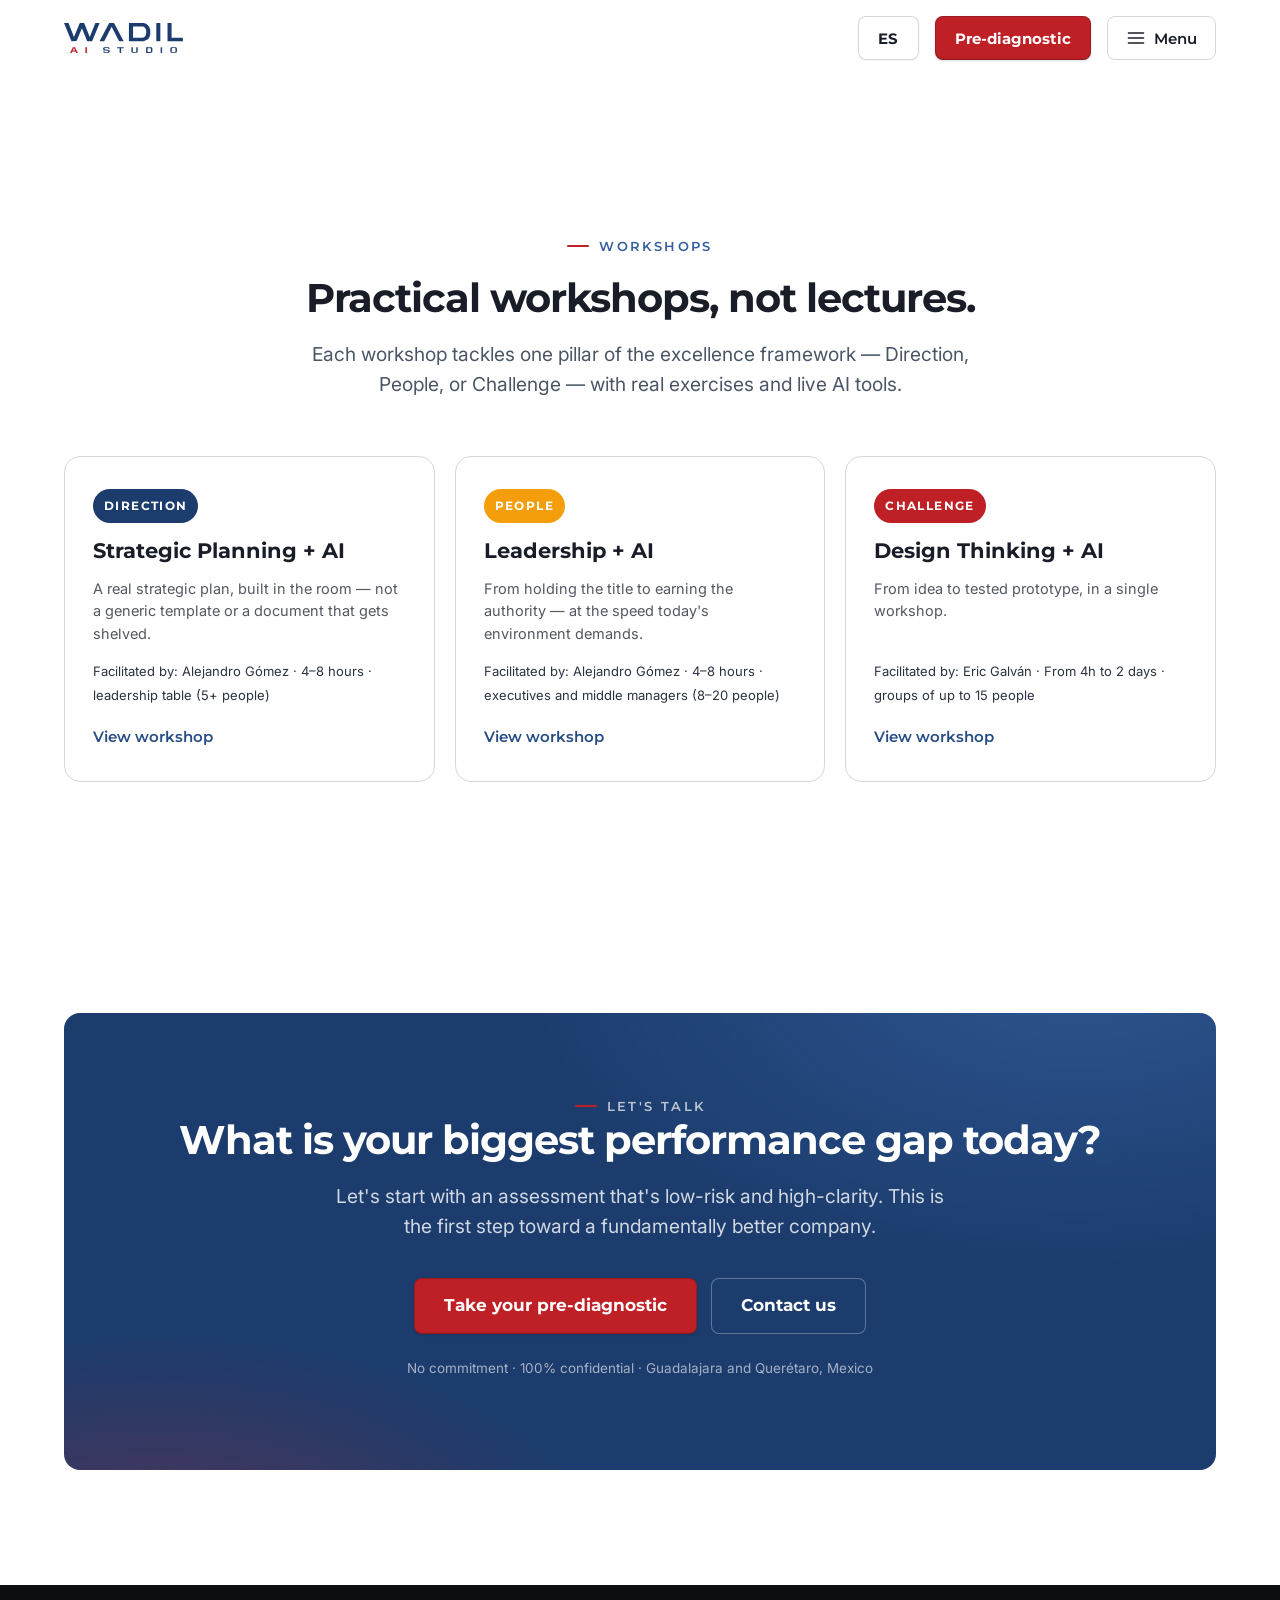
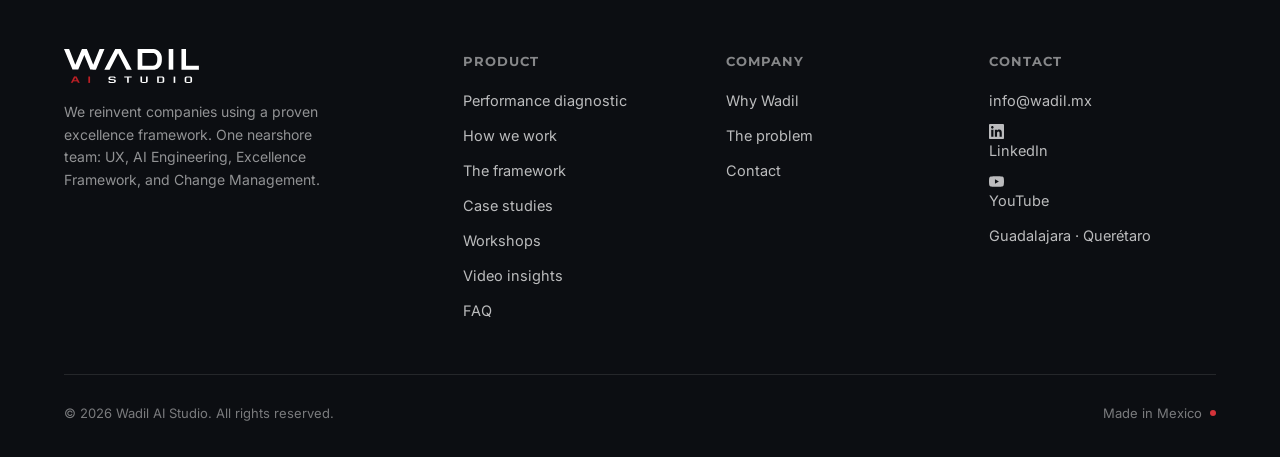
<file: talleres.html>
<!DOCTYPE html>
<html lang="es">
<head>
  <!-- Google tag (gtag.js) -->
  <script async src="https://www.googletagmanager.com/gtag/js?id=G-Z93RYTYT4D"></script>
  <script>
    window.dataLayer = window.dataLayer || [];
    function gtag(){dataLayer.push(arguments);}
    gtag('js', new Date());

    gtag('config', 'G-Z93RYTYT4D');
  </script>

  <meta charset="utf-8">
  <meta name="viewport" content="width=device-width, initial-scale=1">
  <title>Wadil AI Studio — Talleres</title>
  <meta name="description" content="Talleres prácticos de medio día a dos días, para que tu equipo practique con IA en vivo — no una charla más.">
  <meta name="robots" content="index, follow">
  <meta name="facebook-domain-verification" content="eiyuz0i7gmkfkj9yl2uyjhrdt5ysyr" />
  <meta name="facebook-domain-verification" content="6q71zgucox0vgsv33e3bhpwzs52ygu" />

  <link rel="canonical" href="https://www.wadilworks.com/talleres.html">
  <link rel="alternate" hreflang="es-MX" href="https://www.wadilworks.com/talleres.html">
  <link rel="alternate" hreflang="en" href="https://www.wadilworks.com/talleres.html">
  <link rel="alternate" hreflang="x-default" href="https://www.wadilworks.com/talleres.html">

  <!-- Open Graph -->
  <meta property="og:type" content="website">
  <meta property="og:url" content="https://www.wadilworks.com/talleres.html">
  <meta property="og:site_name" content="Wadil AI Studio">
  <meta property="og:title" content="Wadil AI Studio — Talleres">
  <meta property="og:description" content="Talleres prácticos de medio día a dos días, para que tu equipo practique con IA en vivo — no una charla más.">
  <meta property="og:image" content="https://www.wadilworks.com/assets/og-image.jpg">
  <meta property="og:image:width" content="1200">
  <meta property="og:image:height" content="630">
  <meta property="og:image:alt" content="Wadil AI Studio — Consultoría IA nearshore México y Latinoamérica">
  <meta property="og:locale" content="es_MX">
  <meta property="og:locale:alternate" content="en_US">

  <link rel="preconnect" href="https://fonts.googleapis.com">
  <link rel="preconnect" href="https://fonts.gstatic.com" crossorigin>
  <link href="https://fonts.googleapis.com/css2?family=Inter:wght@400;500;600&family=Montserrat:wght@600;700;800&display=swap" rel="stylesheet">
  <link rel="stylesheet" href="css/styles.css?v=20260929c">

  <meta name="google-site-verification" content="PENDIENTE_CODIGO_SEARCH_CONSOLE" />

  <!-- Structured data (JSON-LD) — Organization -->
  <script type="application/ld+json">
  {
    "@context": "https://schema.org",
    "@type": "Organization",
    "name": "Wadil AI Studio",
    "url": "https://www.wadilworks.com",
    "logo": "https://www.wadilworks.com/assets/logo-header.svg",
    "sameAs": [
      "https://www.linkedin.com/company/wadil-ai-studio",
      "https://www.youtube.com/@wadilworks5678"
    ],
    "contactPoint": {
      "@type": "ContactPoint",
      "email": "info@wadil.mx",
      "areaServed": ["MX", "Latin America"],
      "availableLanguage": ["es", "en"]
    }
  }
  </script>
</head>
<body data-i18n-page="talleres">

<!-- ====================== HEADER ====================== -->
<header class="header" id="site-header">
  <div class="wrap header__inner">
    <a class="header__logo" href="index.html#top" data-i18n-aria="nav.logo_aria" aria-label="Wadil AI Studio — inicio">
      <img src="assets/logo-header.svg" alt="Wadil AI Studio">
    </a>
    <nav class="nav">
      <a href="index.html#diagnostico" data-i18n="nav.diagnostic">Diagnóstico</a>
      <a href="index.html#marco"       data-i18n="nav.framework">El marco</a>
      <a href="index.html#proceso"     data-i18n="nav.process">Cómo trabajamos</a>
      <a href="index.html#porque"      data-i18n="nav.why">Por qué Wadil</a>
      <a href="index.html#casos"       data-i18n="nav.casos">Casos</a>
      <a href="talleres.html"          data-i18n="nav.talleres">Talleres</a>
      <a href="index.html#faq"         data-i18n="nav.faq">FAQ</a>
    </nav>
    <div class="header__cta">
      <button id="lang-toggle" class="btn btn--outline lang-btn">EN</button>
      <a class="btn btn--red" href="https://dx-ai.wadil.mx" data-i18n="nav.cta">Pre-diagnóstico</a>
      <button class="menu-btn" aria-label="Abrir menú" aria-expanded="false">
        <svg viewBox="0 0 24 24" fill="none" stroke="currentColor" stroke-width="2" stroke-linecap="round"><path d="M3 6h18M3 12h18M3 18h18"></path></svg>
        <span data-i18n="nav.menu_label">Menú</span>
      </button>
    </div>
  </div>
</header>

<!-- ====================== TALLERES INTRO ====================== -->
<section class="section" id="top" style="padding-top:clamp(96px,12vw,152px)">
  <div class="wrap">
    <div class="section-head center reveal">
      <p class="eyebrow eyebrow--center" data-i18n="talleres.eyebrow">TALLERES</p>
      <h1 class="display" data-i18n="talleres.title">Talleres prácticos, no charlas.</h1>
      <p class="lead" data-i18n="talleres.lead">Cada taller ataca un pilar del marco de excelencia — Rumbo, Gente o Reto — con ejercicios reales y herramientas de IA en vivo.</p>
    </div>

    <div class="workshops-grid">
      <a class="workshop-card reveal" href="taller-planeacion-estrategica.html" style="--pillar:var(--wad-navy-600)">
        <span class="workshop-card__tag" data-i18n="taller1.pillar">RUMBO</span>
        <h3 class="workshop-card__title" data-i18n="taller1.h1">Planeación Estratégica + IA</h3>
        <p class="workshop-card__promise" data-i18n="taller1.promise">Un plan estratégico real, construido en la sala — no una plantilla genérica ni un documento que se archiva.</p>
        <p class="workshop-card__meta" data-i18n="taller1.meta_line">Facilita: Alejandro Gómez · 4–8 horas · mesa directiva (5+ personas)</p>
        <span class="link-arrow" data-i18n="talleres.card_cta">Ver taller<svg viewBox="0 0 24 24" fill="none" stroke="currentColor" stroke-width="2" stroke-linecap="round" stroke-linejoin="round"><path d="M5 12h14M13 6l6 6-6 6"></path></svg></span>
      </a>
      <a class="workshop-card reveal" data-d="1" href="taller-liderazgo.html" style="--pillar:var(--wad-warning)">
        <span class="workshop-card__tag" data-i18n="taller2.pillar">GENTE</span>
        <h3 class="workshop-card__title" data-i18n="taller2.h1">Liderazgo + IA</h3>
        <p class="workshop-card__promise" data-i18n="taller2.promise">De tener el puesto a ganarte la autoridad — con la velocidad que exige el entorno de hoy.</p>
        <p class="workshop-card__meta" data-i18n="taller2.meta_line">Facilita: Alejandro Gómez · 4–8 horas · directivos y mandos medios (8–20 personas)</p>
        <span class="link-arrow" data-i18n="talleres.card_cta">Ver taller<svg viewBox="0 0 24 24" fill="none" stroke="currentColor" stroke-width="2" stroke-linecap="round" stroke-linejoin="round"><path d="M5 12h14M13 6l6 6-6 6"></path></svg></span>
      </a>
      <a class="workshop-card reveal" data-d="2" href="taller-design-thinking.html" style="--pillar:var(--accent)">
        <span class="workshop-card__tag" data-i18n="taller3.pillar">RETO</span>
        <h3 class="workshop-card__title" data-i18n="taller3.h1">Design Thinking + IA</h3>
        <p class="workshop-card__promise" data-i18n="taller3.promise">De la idea al prototipo probado, en un solo taller.</p>
        <p class="workshop-card__meta" data-i18n="taller3.meta_line">Facilita: Eric Galván · Desde 4h hasta 2 días · grupos de hasta 15 personas</p>
        <span class="link-arrow" data-i18n="talleres.card_cta">Ver taller<svg viewBox="0 0 24 24" fill="none" stroke="currentColor" stroke-width="2" stroke-linecap="round" stroke-linejoin="round"><path d="M5 12h14M13 6l6 6-6 6"></path></svg></span>
      </a>
    </div>
  </div>
</section>

<!-- ====================== FINAL CTA ====================== -->
<section class="section cta" id="contacto">
  <div class="wrap">
    <div class="cta__panel reveal">
      <p class="eyebrow eyebrow--center" style="color:rgba(255,255,255,.7)" data-i18n="cta.eyebrow">Conversemos</p>
      <h2 class="display" data-i18n="cta.title">¿Cuál es tu mayor brecha de desempeño hoy?</h2>
      <p class="lead" data-i18n="cta.lead">Empecemos con un diagnóstico que es de bajo riesgo y alta claridad. Este es el primer paso hacia una empresa fundamentalmente mejor.</p>
      <div class="cta__actions">
        <a class="btn btn--red btn--lg" href="https://dx-ai.wadil.mx" data-i18n="cta.cta_primary">Realiza tu pre-diagnóstico</a>
        <a class="btn btn--ghost-light btn--lg" href="https://wa.me/523334936789?text=Hola%20Wadil%2C%20me%20gustar%C3%ADa%20conocer%20m%C3%A1s%20sobre%20su%20consultor%C3%ADa%20de%20IA." target="_blank" rel="noopener" data-i18n="cta.cta_secondary">Contáctanos</a>
      </div>
      <p class="cta__fine" data-i18n="cta.fine">Sin compromiso · 100% confidencial · Guadalajara y Querétaro, México</p>
    </div>
  </div>
</section>

<!-- ====================== FOOTER ====================== -->
<footer class="footer">
  <div class="wrap">
    <div class="footer__top">
      <div class="footer__brand">
        <img src="assets/logo-footer.svg" alt="Wadil AI Studio" style="height:34px">
        <p data-i18n="footer.brand_p">Reinventamos empresas con IA, sobre un marco de excelencia probado. Un solo equipo nearshore: UX, ingeniería, Marco de Excelencia y Gestión del Cambio.</p>
      </div>
      <div class="footer__col">
        <h6 data-i18n="footer.col1_title">Producto</h6>
        <a href="index.html#diagnostico" data-i18n="footer.col1_link1">Diagnóstico de brechas</a>
        <a href="index.html#proceso"     data-i18n="footer.col1_link2">Cómo trabajamos</a>
        <a href="index.html#marco"       data-i18n="footer.col1_link3">El marco</a>
        <a href="index.html#casos"       data-i18n="footer.col1_link4">Casos de estudio</a>
        <a href="talleres.html"          data-i18n="footer.col1_talleres">Talleres</a>
        <a href="index.html#insights"    data-i18n="footer.col1_link5">Insights en video</a>
        <a href="index.html#faq"         data-i18n="footer.col1_link6">Preguntas frecuentes</a>
      </div>
      <div class="footer__col">
        <h6 data-i18n="footer.col2_title">Empresa</h6>
        <a href="index.html#porque"  data-i18n="footer.col2_link1">Por qué Wadil</a>
        <a href="index.html#problema" data-i18n="footer.col2_link2">El problema</a>
        <a href="https://wa.me/523334936789?text=Hola%20Wadil%2C%20me%20gustar%C3%ADa%20conocer%20m%C3%A1s%20sobre%20su%20consultor%C3%ADa%20de%20IA." target="_blank" rel="noopener" data-i18n="footer.col2_link3">Contacto</a>
      </div>
      <div class="footer__col">
        <h6 data-i18n="footer.col3_title">Contacto</h6>
        <a href="mailto:info@wadil.mx">info@wadil.mx</a>
        <a href="https://www.linkedin.com/company/wadil-ai-studio" target="_blank" rel="noopener noreferrer" class="footer__social">
          <svg xmlns="http://www.w3.org/2000/svg" width="15" height="15" viewBox="0 0 24 24" fill="currentColor" aria-hidden="true"><path d="M20.447 20.452h-3.554v-5.569c0-1.328-.027-3.037-1.852-3.037-1.853 0-2.136 1.445-2.136 2.939v5.667H9.351V9h3.414v1.561h.046c.477-.9 1.637-1.85 3.37-1.85 3.601 0 4.267 2.37 4.267 5.455v6.286zM5.337 7.433c-1.144 0-2.063-.926-2.063-2.065 0-1.138.92-2.063 2.063-2.063 1.14 0 2.064.925 2.064 2.063 0 1.139-.925 2.065-2.064 2.065zm1.782 13.019H3.555V9h3.564v11.452zM22.225 0H1.771C.792 0 0 .774 0 1.729v20.542C0 23.227.792 24 1.771 24h20.451C23.2 24 24 23.227 24 22.271V1.729C24 .774 23.2 0 22.222 0h.003z"/></svg>
          <span data-i18n="footer.col3_link2">LinkedIn</span>
        </a>
        <a href="https://www.youtube.com/@wadilworks5678" target="_blank" rel="noopener noreferrer" class="footer__social">
          <svg xmlns="http://www.w3.org/2000/svg" width="15" height="15" viewBox="0 0 24 24" fill="currentColor" aria-hidden="true"><path d="M23.498 6.186a3.016 3.016 0 0 0-2.122-2.136C19.505 3.545 12 3.545 12 3.545s-7.505 0-9.377.505A3.017 3.017 0 0 0 .502 6.186C0 8.07 0 12 0 12s0 3.93.502 5.814a3.016 3.016 0 0 0 2.122 2.136c1.871.505 9.376.505 9.376.505s7.505 0 9.377-.505a3.015 3.015 0 0 0 2.122-2.136C24 15.93 24 12 24 12s0-3.93-.502-5.814zM9.545 15.568V8.432L15.818 12l-6.273 3.568z"/></svg>
          <span data-i18n="footer.col3_link3">YouTube</span>
        </a>
        <p data-i18n="footer.col3_city">Guadalajara · Querétaro</p>
      </div>
    </div>
    <div class="footer__bottom">
      <p data-i18n="footer.copyright">© 2026 Wadil AI Studio. Todos los derechos reservados.</p>
      <p class="footer__loc"><span data-i18n="footer.madein">Hecho en México</span> <i class="dot"></i></p>
    </div>
  </div>
</footer>

<script src="js/i18n.js?v=20260929d"></script>
<script src="js/main.js?v=20260921"></script>
</body>
</html>
</file>
<file: css/styles.css>
/* ============================================================
   Wadil AI Studio — Design system tokens
   ============================================================ */
:root {
  /* ── Brand: navy ladder ── */
  --wad-navy-900: rgb(11, 26, 51);
  --wad-navy-800: rgb(17, 37, 69);
  --wad-navy-700: rgb(22, 49, 90);
  --wad-navy-600: rgb(28, 60, 109);
  --wad-navy-500: rgb(38, 76, 132);
  --wad-navy-400: rgb(52, 95, 158);
  --wad-navy-300: rgb(90, 130, 188);
  --wad-navy-200: rgb(157, 180, 214);
  --wad-navy-100: rgb(216, 225, 239);
  --wad-navy-050: rgb(237, 241, 248);

  /* ── Accent: signal red ── */
  --wad-red-700:  rgb(140, 23, 28);
  --wad-red-600:  rgb(190, 32, 38);
  --wad-red-500:  rgb(213, 51, 58);
  --wad-red-400:  rgb(227, 97, 103);
  --wad-red-100:  rgb(250, 227, 228);

  /* ── Neutrals ── */
  --wad-ink-900: rgb(12, 14, 18);
  --wad-ink-800: rgb(24, 29, 39);
  --wad-ink-700: rgb(34, 38, 47);
  --wad-ink-600: rgb(42, 51, 64);
  --wad-ink-500: rgb(70, 76, 93);
  --wad-ink-400: rgb(83, 88, 98);
  --wad-ink-300: rgb(106, 114, 130);
  --wad-ink-200: rgb(148, 151, 156);
  --wad-ink-100: rgb(213, 215, 218);
  --wad-ink-050: rgb(233, 234, 236);

  --wad-slate-700: rgb(65, 70, 81);
  --wad-slate-500: rgb(74, 85, 101);
  --wad-slate-300: rgb(107, 117, 136);

  /* ── Surfaces ── */
  --wad-bg:          rgb(255, 255, 255);
  --wad-bg-soft:     rgb(246, 248, 251);
  --wad-bg-elevated: rgb(255, 255, 255);
  --wad-bg-muted:    rgb(241, 243, 246);
  --wad-bg-dark:     var(--wad-navy-900);

  /* ── Semantic ── */
  --wad-link:          var(--wad-navy-400);
  --wad-link-hover:    var(--wad-navy-700);
  --wad-focus-ring:    rgba(38, 76, 132, 0.35);
  --wad-success:       rgb(43, 163, 107);
  --wad-warning:       rgb(245, 158, 11);
  --wad-danger:        rgb(213, 51, 58);
  --wad-info:          var(--wad-navy-400);
  --wad-border-subtle: var(--wad-ink-100);
  --wad-border-soft:   var(--wad-ink-050);

  /* ── Shadows ── */
  --wad-shadow-xs: 0px 1px 2px 0px rgba(10, 13, 18, 0.05);
  --wad-shadow-sm: 0px 1px 2px 0px rgba(10, 13, 18, 0.05), 0px 1px 3px 0px rgba(10, 13, 18, 0.10);
  --wad-shadow-md: 0px 2px 4px -2px rgba(10, 13, 18, 0.06), 0px 4px 8px -2px rgba(10, 13, 18, 0.10);
  --wad-shadow-lg: 0px 4px 6px -4px rgba(0, 0, 0, 0.10), 0px 12px 16px -4px rgba(10, 13, 18, 0.08);
  --wad-shadow-xl: 0px 8px 8px -4px rgba(10, 13, 18, 0.03), 0px 20px 24px -4px rgba(10, 13, 18, 0.08);
  --wad-btn-ring:  inset 0px -2px 0px 0px rgba(10, 13, 18, 0.06), inset 0px 0px 0px 1px rgba(10, 13, 18, 0.20);

  /* ── Radii ── */
  --wad-radius-xs:   4px;
  --wad-radius-sm:   6px;
  --wad-radius-md:   8px;
  --wad-radius-lg:   10px;
  --wad-radius-xl:   12px;
  --wad-radius-2xl:  16px;
  --wad-radius-pill: 9999px;

  /* ── Spacing ── */
  --wad-sp-1: 4px;  --wad-sp-2: 8px;   --wad-sp-3: 12px;  --wad-sp-4: 16px;
  --wad-sp-5: 20px; --wad-sp-6: 24px;  --wad-sp-8: 32px;  --wad-sp-10: 40px;
  --wad-sp-12: 48px; --wad-sp-16: 64px; --wad-sp-20: 80px;

  /* ── Typography ── */
  --wad-font-display: "Montserrat", system-ui, -apple-system, sans-serif;
  --wad-font-body:    "Inter", system-ui, -apple-system, sans-serif;
  --wad-font-ui:      "Inter", system-ui, sans-serif;
  --wad-font-mono:    ui-monospace, "SF Mono", Menlo, Consolas, monospace;

  --wad-h1-size: 48px; --wad-h1-line: 56px; --wad-h1-track: -0.02em;
  --wad-h2-size: 36px; --wad-h2-line: 44px; --wad-h2-track: -0.02em;
  --wad-h3-size: 30px; --wad-h3-line: 38px; --wad-h3-track: -0.01em;
  --wad-h4-size: 24px; --wad-h4-line: 32px; --wad-h4-track: -0.01em;
  --wad-h5-size: 20px; --wad-h5-line: 28px;
  --wad-h6-size: 18px; --wad-h6-line: 28px;

  --wad-eyebrow-size:  13px; --wad-eyebrow-line: 18px; --wad-eyebrow-track: 0.18em;
  --wad-lead-size:     18px; --wad-lead-line:    28px;
  --wad-body-size:     16px; --wad-body-line:    24px;
  --wad-small-size:    14px; --wad-small-line:   20px;
  --wad-caption-size:  12px; --wad-caption-line: 18px;
}

/* ── Typography classes ── */
.wad-h1, .wad-h2, .wad-h3, .wad-h4, .wad-h5, .wad-h6 {
  font-family: var(--wad-font-display); font-weight: 700;
  color: var(--wad-ink-800); margin: 0; text-wrap: pretty;
}
.wad-h1 { font-size: var(--wad-h1-size); line-height: var(--wad-h1-line); letter-spacing: var(--wad-h1-track); }
.wad-h2 { font-size: var(--wad-h2-size); line-height: var(--wad-h2-line); letter-spacing: var(--wad-h2-track); }
.wad-h3 { font-size: var(--wad-h3-size); line-height: var(--wad-h3-line); letter-spacing: var(--wad-h3-track); }
.wad-h4 { font-size: var(--wad-h4-size); line-height: var(--wad-h4-line); letter-spacing: var(--wad-h4-track); }
.wad-h5 { font-size: var(--wad-h5-size); line-height: var(--wad-h5-line); }
.wad-h6 { font-size: var(--wad-h6-size); line-height: var(--wad-h6-line); }

.wad-eyebrow {
  font-family: var(--wad-font-display); font-weight: 600;
  font-size: var(--wad-eyebrow-size); line-height: var(--wad-eyebrow-line);
  letter-spacing: var(--wad-eyebrow-track); text-transform: uppercase;
  color: var(--wad-navy-600); margin: 0;
}
.wad-lead   { font-family: var(--wad-font-body); font-size: var(--wad-lead-size);    line-height: var(--wad-lead-line);    color: var(--wad-slate-500); margin: 0; }
.wad-body   { font-family: var(--wad-font-body); font-size: var(--wad-body-size);    line-height: var(--wad-body-line);    color: var(--wad-ink-400);   margin: 0; }
.wad-small  { font-family: var(--wad-font-body); font-size: var(--wad-small-size);   line-height: var(--wad-small-line);   color: var(--wad-slate-300); margin: 0; }
.wad-caption { font-family: var(--wad-font-body); font-weight: 500; font-size: var(--wad-caption-size); line-height: var(--wad-caption-line); color: var(--wad-slate-700); margin: 0; }

/* ── Surface primitives ── */
.wad-card          { background: var(--wad-bg);       border: 1px solid var(--wad-border-subtle); border-radius: var(--wad-radius-md); box-shadow: var(--wad-shadow-xs); }
.wad-card--soft    { background: var(--wad-bg-soft);  border: 1px solid var(--wad-border-soft);   border-radius: var(--wad-radius-md); }
.wad-card--tint    { background: var(--wad-navy-050); border: 1px solid color-mix(in srgb, var(--wad-navy-200) 35%, transparent); border-radius: var(--wad-radius-md); }
.wad-card--cta     { background: var(--wad-navy-600); border-radius: var(--wad-radius-2xl); color: white; }

/* ============================================================
   Landing page styles
   ============================================================ */
:root { --accent: var(--wad-red-600); --accent-hover: var(--wad-red-500); }

*, *::before, *::after { box-sizing: border-box; }
html { scroll-behavior: smooth; -webkit-text-size-adjust: 100%; }
body {
  margin: 0;
  background: var(--wad-bg);
  color: var(--wad-ink-600);
  font-family: var(--wad-font-body);
  font-size: var(--wad-body-size);
  line-height: var(--wad-body-line);
  -webkit-font-smoothing: antialiased;
  text-rendering: optimizeLegibility;
  overflow-x: hidden;
}
img, svg { display: block; max-width: 100%; }
a       { color: inherit; text-decoration: none; }
button  { font-family: inherit; }

/* ── Layout primitives ── */
.wrap        { width: 100%; max-width: 1200px; margin: 0 auto; padding: 0 24px; }
.section     { padding: clamp(64px, 9vw, 128px) 0; }
.section--tight { padding: clamp(48px, 6vw, 80px) 0; }

.eyebrow {
  font-family: var(--wad-font-display); font-weight: 600;
  font-size: var(--wad-eyebrow-size); letter-spacing: var(--wad-eyebrow-track);
  text-transform: uppercase; color: var(--wad-navy-400);
  margin: 0; display: inline-flex; align-items: center; gap: 10px;
}
.eyebrow::before {
  content: ""; width: 22px; height: 2px; background: var(--accent);
  display: inline-block; border-radius: 2px;
}
.eyebrow--center { justify-content: center; }

.display {
  font-family: var(--wad-font-display); font-weight: 700;
  color: var(--wad-ink-800); letter-spacing: -0.025em;
  font-size: clamp(28px, 4vw, 40px); line-height: 1.1; margin: 0; text-wrap: balance;
}
.lead {
  font-size: clamp(17px, 1.5vw, 20px); line-height: 1.55;
  color: var(--wad-slate-500); margin: 0; text-wrap: pretty;
}
.accent { color: var(--wad-red-600); }

.section-head          { max-width: 720px; }
.section-head .display { margin: 18px 0 0; }
.section-head .lead    { margin-top: 20px; }
.center                { text-align: center; margin-inline: auto; }

/* ── Buttons ── */
.btn {
  display: inline-flex; align-items: center; justify-content: center; gap: 10px;
  height: 52px; padding: 0 26px;
  border-radius: var(--wad-radius-md);
  font-family: var(--wad-font-display); font-weight: 700; font-size: 16px; line-height: 1;
  border: 0; cursor: pointer;
  transition: transform .2s cubic-bezier(.2,.7,.2,1), background .15s ease, box-shadow .2s ease, color .15s ease;
  white-space: nowrap;
}
.btn svg    { width: 18px; height: 18px; }
.btn:active { transform: translateY(1px); }

.btn--red {
  background: var(--accent); color: #fff;
  box-shadow: var(--wad-shadow-sm), var(--wad-btn-ring);
}
.btn--red:hover {
  background: var(--accent-hover);
  box-shadow: var(--wad-shadow-md), var(--wad-btn-ring), 0 10px 30px -10px color-mix(in srgb, var(--accent) 55%, transparent);
}
.btn--navy {
  background: var(--wad-navy-500); color: #fff;
  box-shadow: var(--wad-shadow-sm), var(--wad-btn-ring);
}
.btn--navy:hover { background: var(--wad-navy-600); }
.btn--ghost-light {
  background: transparent; color: #fff;
  box-shadow: inset 0 0 0 1px rgba(255,255,255,.30);
}
.btn--ghost-light:hover { background: rgba(255,255,255,.08); box-shadow: inset 0 0 0 1px rgba(255,255,255,.55); }
.btn--outline {
  background: #fff; color: var(--wad-ink-800);
  box-shadow: inset 0 0 0 1px var(--wad-ink-100), var(--wad-shadow-xs);
}
.btn--outline:hover { box-shadow: inset 0 0 0 1px var(--wad-navy-300), var(--wad-shadow-sm); }
.btn--lg { height: 56px; padding: 0 30px; font-size: 17px; }

.lang-btn { height: 44px; padding: 0 14px; font-size: 13px; font-weight: 700; letter-spacing: 0.05em; }

.link-arrow {
  display: inline-flex; align-items: center; gap: 8px;
  font-family: var(--wad-font-display); font-weight: 600; font-size: 15px;
  color: var(--wad-navy-500);
}
.link-arrow svg { width: 16px; height: 16px; transition: transform .2s ease; }
.link-arrow:hover { color: var(--wad-navy-700); }
.link-arrow:hover svg { transform: translateX(4px); }

/* ── Header ── */
.header {
  position: sticky; top: 0; z-index: 50;
  background: rgba(255,255,255,.82);
  backdrop-filter: saturate(160%) blur(14px);
  -webkit-backdrop-filter: saturate(160%) blur(14px);
  border-bottom: 1px solid transparent;
  transition: border-color .2s ease, background .2s ease;
}
.header.is-stuck { border-bottom-color: var(--wad-border-subtle); }
.header__inner   { display: flex; align-items: center; justify-content: space-between; height: 76px; gap: 24px; position: relative; }
.header__logo    { display: flex; align-items: center; flex-shrink: 0; }
.header__logo img { height: 30px; width: auto; }

.nav {
  display: none; position: absolute; top: calc(100% + 1px); right: 24px; left: auto;
  flex-direction: column; align-items: stretch; gap: 0; margin: 0; min-width: 240px;
  max-width: calc(100vw - 48px);
  background: var(--wad-bg-elevated); border: 1px solid var(--wad-border-subtle);
  border-radius: var(--wad-radius-md); box-shadow: var(--wad-shadow-lg); padding: 8px 0 12px;
}
.nav.is-open { display: flex; }
.nav a {
  font-family: var(--wad-font-display); font-weight: 600; font-size: 15px;
  color: var(--wad-ink-600); position: relative; padding: 14px 24px; text-align: center;
}
.nav a::after { display: none; }
.nav a:hover              { color: var(--wad-ink-800); }

.header__cta     { display: flex; align-items: center; gap: 16px; flex-shrink: 0; justify-content: flex-end; }
.header__cta .btn { height: 44px; padding: 0 20px; font-size: 15px; }
.menu-btn {
  display: inline-flex; align-items: center; justify-content: center; gap: 8px;
  height: 44px; padding: 0 18px; flex-shrink: 0; border: 1px solid var(--wad-border-subtle);
  border-radius: var(--wad-radius-md); background: var(--wad-bg-elevated); cursor: pointer;
  font-family: var(--wad-font-display); font-weight: 600; font-size: 15px; color: var(--wad-ink-800);
}
.menu-btn svg { width: 20px; height: 20px; stroke: var(--wad-ink-800); flex-shrink: 0; }

/* ── Hero (variant A — centered) ── */
.hero     { position: relative; overflow: hidden; }
.hero--dark {
  background:
    radial-gradient(120% 90% at 78% -10%, rgba(52,95,158,.55) 0%, rgba(52,95,158,0) 55%),
    radial-gradient(90% 70% at 12% 110%, rgba(190,32,38,.20) 0%, rgba(190,32,38,0) 60%),
    var(--wad-navy-900);
  color: #fff;
}
.hero__grid-lines {
  position: absolute; inset: 0; pointer-events: none; opacity: .5;
  background-image:
    linear-gradient(rgba(255,255,255,.045) 1px, transparent 1px),
    linear-gradient(90deg, rgba(255,255,255,.045) 1px, transparent 1px);
  background-size: 64px 64px;
  mask-image: radial-gradient(120% 100% at 50% 0%, #000 35%, transparent 78%);
  -webkit-mask-image: radial-gradient(120% 100% at 50% 0%, #000 35%, transparent 78%);
  transition: opacity .3s ease;
}
.hero--vanta .hero__grid-lines { opacity: 0; }
.hero canvas { position: absolute; inset: 0; z-index: 0; }
.hero__tint {
  position: absolute; inset: 0; z-index: 1; pointer-events: none;
  background: rgba(11, 26, 51, .35);
}
.hero > .wrap { position: relative; z-index: 2; }
.hero__inner {
  position: relative;
  padding: clamp(72px, 11vw, 150px) 0 clamp(64px, 8vw, 110px);
  text-align: center;
}
.hero .eyebrow    { color: var(--wad-navy-200); }
.hero__eyebrow-wrap { display: flex; justify-content: center; }
.hero__title {
  font-family: var(--wad-font-display); font-weight: 800;
  color: #fff; letter-spacing: -0.03em; line-height: 1.0;
  font-size: clamp(40px, 6.6vw, 82px); margin: 22px 0 0; text-wrap: balance;
}
.hero__title .accent { color: #fff; position: relative; white-space: nowrap; }
.hero__title .accent::after {
  content: ""; position: absolute; left: 0; right: 0; bottom: .06em; height: .12em;
  background: var(--accent); border-radius: 4px;
}
.hero__sub {
  font-size: clamp(17px, 1.7vw, 21px); line-height: 1.55;
  color: rgba(255,255,255,.74); margin: 26px auto 0; max-width: 620px; text-wrap: pretty;
}
.hero__actions { display: flex; flex-wrap: wrap; gap: 14px; margin-top: 38px; justify-content: center; }
.hero__trust {
  display: flex; flex-wrap: wrap; align-items: center; gap: 10px 18px;
  margin-top: 30px; justify-content: center;
  color: rgba(255,255,255,.6); font-size: 14px; font-family: var(--wad-font-body);
}
.hero__trust .dot { width: 6px; height: 6px; border-radius: 50%; background: var(--accent); box-shadow: 0 0 0 4px color-mix(in srgb, var(--accent) 22%, transparent); }
.hero__trust span { display: inline-flex; align-items: center; gap: 9px; }
.hero__trust .sep { width: 4px; height: 4px; border-radius: 50%; background: rgba(255,255,255,.3); }

/* ── Stat band ── */
.hero__statband {
  display: flex; gap: clamp(20px, 5vw, 72px); justify-content: center; flex-wrap: wrap;
  margin-top: clamp(48px, 7vw, 88px); padding-top: 40px;
  border-top: 1px solid rgba(255,255,255,.12);
}
.hstat      { text-align: center; }
.hstat__n   { font-family: var(--wad-font-display); font-weight: 800; font-size: clamp(30px, 3.6vw, 46px); color: #fff; letter-spacing: -0.02em; line-height: 1; }
.hstat__n .accent { color: var(--wad-red-500); }
.hstat__l   { margin-top: 10px; font-size: 13.5px; color: rgba(255,255,255,.62); max-width: 200px; }

/* ── Proof strip ── */
.proof        { background: var(--wad-navy-900); color: #fff; padding: 26px 0; border-top: 1px solid rgba(255,255,255,.08); }
.proof__inner { display: flex; align-items: center; justify-content: center; gap: 14px 38px; flex-wrap: wrap; }
.proof__label { font-size: 12.5px; letter-spacing: .16em; text-transform: uppercase; color: rgba(255,255,255,.45); font-family: var(--wad-font-display); font-weight: 600; }
.proof__item  { font-family: var(--wad-font-display); font-weight: 700; color: rgba(255,255,255,.85); font-size: 15px; display: inline-flex; align-items: center; gap: 10px; }
.proof__item b { color: var(--wad-red-500); }

/* ── Problem ── */
.problem { background: var(--wad-bg); }
.problem__grid { display: grid; grid-template-columns: 1fr 1fr; gap: clamp(36px, 6vw, 80px); align-items: start; }
.problem__quote {
  margin-top: 28px; padding: 22px 24px; border-left: 3px solid var(--wad-red-600);
  background: var(--wad-bg-soft); border-radius: 0 var(--wad-radius-md) var(--wad-radius-md) 0;
  font-size: 17px; line-height: 1.55; color: var(--wad-ink-600); font-style: italic;
}
.painlist { display: grid; gap: 14px; margin: 0; padding: 0; list-style: none; }
.pain {
  display: grid; grid-template-columns: 28px 1fr; gap: 16px; align-items: start;
  padding: 20px 22px; background: #fff; border: 1px solid var(--wad-border-subtle);
  border-radius: var(--wad-radius-xl); box-shadow: var(--wad-shadow-xs);
  transition: transform .2s cubic-bezier(.2,.7,.2,1), box-shadow .2s ease;
}
.pain:hover { transform: translateY(-2px); box-shadow: var(--wad-shadow-md); }
.pain__ico     { width: 28px; height: 28px; color: var(--wad-red-600); }
.pain__ico svg { width: 28px; height: 28px; stroke: currentColor; stroke-width: 1.7; fill: none; stroke-linecap: round; stroke-linejoin: round; }
.pain h4 { margin: 0 0 4px; font-family: var(--wad-font-display); font-weight: 700; font-size: 17px; color: var(--wad-ink-800); }
.pain p  { margin: 0; font-size: 15px; color: var(--wad-ink-400); line-height: 1.5; }

/* ── Diagnostic hook ── */
.diag         { background: var(--wad-navy-900); color: #fff; position: relative; overflow: hidden; }
.diag__glow   { position: absolute; inset: 0; pointer-events: none; background: radial-gradient(80% 60% at 85% 10%, rgba(52,95,158,.4), transparent 60%); }
.diag__inner  { position: relative; display: grid; grid-template-columns: .92fr 1.08fr; gap: clamp(36px, 6vw, 80px); align-items: center; }
.diag .eyebrow { color: var(--wad-navy-200); }
.diag__title  { font-family: var(--wad-font-display); font-weight: 800; color: #fff; letter-spacing: -.025em; line-height: 1.1; font-size: clamp(28px, 4vw, 40px); margin: 20px 0 0; }
.diag__sub    { color: rgba(255,255,255,.74); font-size: clamp(16px,1.4vw,19px); line-height: 1.6; margin: 22px 0 0; }
.diag__points { display: grid; gap: 14px; margin: 28px 0 0; padding: 0; list-style: none; }
.diag__points li  { display: grid; grid-template-columns: 24px 1fr; gap: 14px; align-items: start; color: rgba(255,255,255,.86); font-size: 15.5px; }
.diag__points .chk { width: 24px; height: 24px; border-radius: 50%; background: rgba(213,51,58,.16); display: grid; place-items: center; }
.diag__points .chk svg { width: 14px; height: 14px; stroke: var(--wad-red-500); stroke-width: 2.4; fill: none; }
.diag__actions { display: flex; flex-wrap: wrap; gap: 14px; margin-top: 34px; }

.scorecard { background: linear-gradient(180deg, rgba(255,255,255,.07), rgba(255,255,255,.03)); border: 1px solid rgba(255,255,255,.14); border-radius: var(--wad-radius-2xl); padding: clamp(22px, 2.6vw, 32px); box-shadow: 0 40px 80px -40px rgba(0,0,0,.7); }
.scorecard__head   { display: flex; align-items: center; justify-content: space-between; margin-bottom: 22px; }
.scorecard__head h5 { margin: 0; font-family: var(--wad-font-display); font-weight: 700; font-size: 16px; color: #fff; }
.scorecard__badge  { font-size: 11px; letter-spacing: .12em; text-transform: uppercase; font-family: var(--wad-font-display); font-weight: 700; color: var(--wad-red-500); background: rgba(213,51,58,.14); padding: 5px 10px; border-radius: var(--wad-radius-pill); }
.scorerow          { display: grid; grid-template-columns: 120px 1fr 34px; gap: 14px; align-items: center; margin-bottom: 14px; }
.scorerow:last-child { margin-bottom: 0; }
.scorerow__name    { font-size: 13.5px; color: rgba(255,255,255,.78); font-family: var(--wad-font-display); font-weight: 600; }
.scorerow__track   { height: 8px; border-radius: 99px; background: rgba(255,255,255,.12); overflow: hidden; }
.scorerow__track .bar { display: block; height: 100%; border-radius: 99px; }
.scorerow__v       { font-size: 13px; font-family: var(--wad-font-display); font-weight: 700; color: #fff; text-align: right; }

/* ── Framework ── */
.fw { background: var(--wad-bg-soft); }
.fw__head { display: flex; flex-wrap: wrap; align-items: flex-end; justify-content: space-between; gap: 24px; margin-bottom: clamp(36px, 5vw, 56px); }
.fw__grid { display: grid; grid-template-columns: repeat(4, 1fr); gap: 16px; }

.dim {
  position: relative; background: #fff; border: 1px solid var(--wad-border-subtle);
  border-radius: var(--wad-radius-xl); padding: 22px; min-height: 184px;
  display: flex; flex-direction: column; box-shadow: var(--wad-shadow-xs);
  transition: transform .22s cubic-bezier(.2,.7,.2,1), box-shadow .22s ease, border-color .22s ease;
  overflow: hidden; cursor: default;
}
.dim::before {
  content: ""; position: absolute; left: 0; top: 0; bottom: 0; width: 3px;
  background: var(--wad-navy-400); transform: scaleY(0); transform-origin: top; transition: transform .22s ease;
}
.dim:hover         { transform: translateY(-4px); box-shadow: var(--wad-shadow-lg); border-color: var(--wad-navy-200); }
.dim:hover::before { transform: scaleY(1); }
.dim__n     { font-family: var(--wad-font-display); font-weight: 800; font-size: 13px; color: var(--wad-navy-300); letter-spacing: .04em; }
.dim__ico   { width: 34px; height: 34px; margin: 6px 0 14px; color: var(--wad-navy-600); }
.dim__ico svg { width: 34px; height: 34px; stroke: currentColor; stroke-width: 1.6; fill: none; stroke-linecap: round; stroke-linejoin: round; }
.dim h4 { margin: 0 0 8px; font-family: var(--wad-font-display); font-weight: 700; font-size: 17px; color: var(--wad-ink-800); line-height: 1.2; }
.dim p  { margin: 0; font-size: 14px; line-height: 1.5; color: var(--wad-ink-400); }

.dim--feat             { background: var(--wad-navy-600); border-color: var(--wad-navy-600); color: #fff; }
.dim--feat .dim__n     { color: var(--wad-navy-200); }
.dim--feat .dim__ico   { color: #fff; }
.dim--feat h4          { color: #fff; }
.dim--feat p           { color: rgba(255,255,255,.74); }
.dim--feat::before     { background: var(--wad-red-500); }

/* ── Process / Cycle ── */
.cycle { background: var(--wad-bg); }
.cycle__grid { display: grid; grid-template-columns: repeat(5, 1fr); gap: 0; margin-top: clamp(36px,5vw,56px); position: relative; }
.cstep { position: relative; padding: 0 18px; }
.cstep:not(:last-child)::after {
  content: ""; position: absolute; top: 23px; right: -1px; left: 50%; height: 2px;
  background: repeating-linear-gradient(90deg, var(--wad-navy-200) 0 6px, transparent 6px 12px);
}
.cstep__num {
  position: relative; z-index: 1; width: 48px; height: 48px; border-radius: 50%;
  background: var(--wad-navy-600); color: #fff; display: grid; place-items: center;
  font-family: var(--wad-font-display); font-weight: 800; font-size: 18px;
  box-shadow: 0 6px 18px -6px rgba(28,60,109,.6);
}
.cstep:last-child .cstep__num { background: var(--wad-red-600); box-shadow: 0 6px 18px -6px rgba(190,32,38,.6); }
.cstep h4     { margin: 22px 0 6px; font-family: var(--wad-font-display); font-weight: 700; font-size: 16px; color: var(--wad-ink-800); line-height: 1.25; }
.cstep p      { margin: 0; font-size: 13.5px; line-height: 1.5; color: var(--wad-ink-400); }
.cstep__when  { display: inline-block; margin-top: 10px; font-size: 11px; letter-spacing: .1em; text-transform: uppercase; font-family: var(--wad-font-display); font-weight: 700; color: var(--wad-navy-400); }

/* ── Differentiator ── */
.diff { background: var(--wad-navy-900); color: #fff; }
.diff__head    { max-width: 760px; margin-bottom: clamp(36px,5vw,56px); }
.diff__head .eyebrow  { color: var(--wad-navy-200); }
.diff__head .display  { color: #fff; margin-top: 18px; }
.diff__head .lead     { color: rgba(255,255,255,.72); margin-top: 20px; }
.diff__grid { display: grid; grid-template-columns: repeat(4, 1fr); gap: 16px; }

.cap {
  background: rgba(255,255,255,.04); border: 1px solid rgba(255,255,255,.1);
  border-radius: var(--wad-radius-xl); padding: 26px; min-height: 220px;
  display: flex; flex-direction: column; transition: background .2s ease, border-color .2s ease, transform .2s ease;
}
.cap:hover  { background: rgba(255,255,255,.07); border-color: rgba(255,255,255,.2); transform: translateY(-3px); }
.cap__ico   { width: 40px; height: 40px; border-radius: 10px; background: rgba(52,95,158,.28); border: 1px solid rgba(255,255,255,.12); display: grid; place-items: center; margin-bottom: 18px; }
.cap__ico svg { width: 22px; height: 22px; stroke: #fff; stroke-width: 1.7; fill: none; stroke-linecap: round; stroke-linejoin: round; }
.cap h4  { margin: 0 0 8px; font-family: var(--wad-font-display); font-weight: 700; font-size: 17px; color: #fff; }
.cap p   { margin: 0 0 14px; font-size: 14px; line-height: 1.55; color: rgba(255,255,255,.66); }
.cap__tag { margin-top: auto; font-size: 12px; letter-spacing: .04em; color: var(--wad-navy-200); font-family: var(--wad-font-display); font-weight: 600; }

.diff__line {
  margin-top: 40px; padding-top: 28px; border-top: 1px solid rgba(255,255,255,.1);
  font-size: clamp(17px,1.7vw,21px); line-height: 1.5; color: rgba(255,255,255,.82);
  max-width: 860px; text-wrap: pretty;
  font-family: var(--wad-font-display); font-weight: 600;
}
.diff__line .accent { color: var(--wad-red-500); }

/* ── Casos de estudio ── */
.cases { background: var(--wad-bg-soft); }
.cases__grid { display: grid; grid-template-columns: repeat(3,1fr); gap: 20px; margin-top: clamp(36px,5vw,56px); align-items: stretch; }
.case-card {
  background: var(--wad-navy-900); color: #fff; border-radius: var(--wad-radius-2xl);
  padding: clamp(24px,2.8vw,32px); position: relative; overflow: hidden;
  background-image: radial-gradient(90% 90% at 100% 0%, rgba(52,95,158,.4), transparent 60%);
  display: flex; flex-direction: column; align-items: flex-start; gap: 14px;
  text-align: left; font: inherit; border: 0; cursor: pointer; width: 100%;
}
.case-card:hover, .case-card:focus-visible { box-shadow: var(--wad-shadow-lg); outline: 2px solid var(--wad-navy-300); outline-offset: 2px; }
.case-card__pill {
  font-family: var(--wad-font-display); font-weight: 700; font-size: 12px; letter-spacing: .04em;
  padding: 6px 12px; border-radius: var(--wad-radius-pill); color: #fff;
}
.case-card__pill--operaciones { background: var(--wad-navy-400); }
.case-card__pill--datos       { background: var(--wad-warning); color: var(--wad-navy-900); }
.case-card__pill--aprendizaje { background: var(--wad-success); }
.case-card__title { font-family: var(--wad-font-display); font-weight: 700; font-size: clamp(18px,1.9vw,21px); line-height: 1.3; margin: 0; letter-spacing: -.01em; text-wrap: pretty; }
.case-card__hook { margin: 0; font-size: 14.5px; line-height: 1.55; color: rgba(255,255,255,.78); }
.case-card__metrics { display: flex; flex-wrap: wrap; gap: 14px 18px; padding-top: 4px; }
.case-card__metric { display: flex; flex-direction: column; gap: 3px; flex: 1 1 100px; }
.case-card__metric-value { font-family: var(--wad-font-display); font-weight: 700; font-size: 17px; color: var(--wad-red-400); }
.case-card__metric-label { font-size: 11.5px; line-height: 1.3; color: rgba(255,255,255,.65); }
.case-card__cta { margin-top: auto; padding-top: 10px; font-family: var(--wad-font-display); font-weight: 700; font-size: 14px; color: #fff; }

/* ── Case modal ── */
.case-modal { position: fixed; inset: 0; z-index: 100; display: none; align-items: center; justify-content: center; padding: 24px; }
.case-modal.is-open { display: flex; }
.case-modal__backdrop { position: absolute; inset: 0; background: rgba(11,26,51,.72); backdrop-filter: blur(4px); }
.case-modal__panel {
  position: relative; width: 100%; max-width: 640px; max-height: 86vh; overflow-y: auto;
  background: #fff; border-radius: var(--wad-radius-2xl); padding: clamp(24px,3.4vw,40px); box-shadow: var(--wad-shadow-xl);
}
.case-modal__close {
  position: absolute; top: 16px; right: 16px; width: 36px; height: 36px; border-radius: 50%; border: 0;
  background: var(--wad-bg-muted); color: var(--wad-ink-500); font-size: 22px; line-height: 1; cursor: pointer;
  display: flex; align-items: center; justify-content: center;
}
.case-modal__close:hover { background: var(--wad-ink-050); }
.case-modal__title { margin: 12px 0 4px; font-family: var(--wad-font-display); font-weight: 700; font-size: clamp(20px,2.4vw,26px); color: var(--wad-ink-800); line-height: 1.3; padding-right: 32px; }
.case-modal__section { margin-top: 20px; }
.case-modal__section h5 { margin: 0 0 6px; font-family: var(--wad-font-display); font-weight: 700; font-size: 12px; letter-spacing: .1em; text-transform: uppercase; color: var(--wad-red-500); }
.case-modal__section p { margin: 0; font-size: 15px; line-height: 1.6; color: var(--wad-ink-500); }
.case-modal__cta { margin: 24px 0 0; padding-top: 20px; border-top: 1px solid var(--wad-border-subtle); font-size: 15px; line-height: 1.55; font-weight: 600; color: var(--wad-ink-800); }
@media (max-width: 720px) {
  .case-modal { padding: 0; align-items: flex-end; }
  .case-modal__panel { max-width: none; max-height: 92vh; width: 100%; border-radius: var(--wad-radius-2xl) var(--wad-radius-2xl) 0 0; }
}

/* ── Insights en video ── */
.videos { background: var(--wad-bg); }
.videos__head-right { display: flex; flex-direction: column; align-items: flex-end; gap: 14px; text-align: right; }
.videos__grid { display: grid; grid-template-columns: repeat(4,1fr); gap: 20px; margin-top: clamp(36px,5vw,56px); }
.video-card { display: flex; flex-direction: column; }
.video-card__thumb {
  position: relative; width: 100%; aspect-ratio: 3/4; border-radius: var(--wad-radius-xl);
  overflow: hidden; margin-bottom: 16px; background: var(--wad-navy-900);
  box-shadow: var(--wad-shadow-sm); transition: transform .2s cubic-bezier(.2,.7,.2,1), box-shadow .2s ease;
}
.video-card__thumb:hover { transform: translateY(-3px); box-shadow: var(--wad-shadow-lg); }
.video-card__thumb img { position: absolute; inset: 0; width: 100%; height: 100%; object-fit: cover; display: block; }
.video-card__format {
  position: absolute; top: 12px; left: 12px; z-index: 2; pointer-events: none; font-family: var(--wad-font-display); font-weight: 700;
  font-size: 11px; letter-spacing: .08em; text-transform: uppercase; color: #fff;
  background: rgba(0,0,0,.45); border: 1px solid rgba(255,255,255,.22); padding: 5px 10px; border-radius: var(--wad-radius-pill);
}
.video-card__play {
  position: absolute; z-index: 2; right: 10px; bottom: 10px;
  width: 42px; height: 42px; border-radius: 50%; background: rgba(0,0,0,.55); backdrop-filter: blur(2px);
  border: 1px solid rgba(255,255,255,.4); display: grid; place-items: center; cursor: pointer;
  transition: transform .2s ease, background .15s ease;
}
.video-card__play:hover { background: var(--wad-red-600); transform: scale(1.08); }
.video-card__play svg { width: 18px; height: 18px; fill: #fff; margin-left: 2px; }
.video-card h4 { margin: 0 0 6px; font-family: var(--wad-font-display); font-weight: 700; font-size: 15.5px; color: var(--wad-ink-800); line-height: 1.35; }
.video-card p { margin: 0; font-size: 13.5px; line-height: 1.5; color: var(--wad-ink-400); }
.videos__cta { display: flex; justify-content: center; margin-top: clamp(32px,4vw,48px); }

/* ── Video modal ── */
.video-modal { position: fixed; inset: 0; z-index: 100; display: none; align-items: center; justify-content: center; padding: 24px; }
.video-modal.is-open { display: flex; }
.video-modal__backdrop { position: absolute; inset: 0; background: rgba(11,26,51,.72); backdrop-filter: blur(4px); }
.video-modal__panel { position: relative; width: 100%; max-width: 560px; background: #fff; border-radius: var(--wad-radius-2xl); padding: clamp(22px,3vw,32px); box-shadow: var(--wad-shadow-xl); }
.video-modal__close {
  position: absolute; top: 14px; right: 14px; width: 34px; height: 34px; border-radius: 50%;
  background: var(--wad-bg-soft); border: 1px solid var(--wad-border-subtle); font-size: 20px; line-height: 1;
  color: var(--wad-ink-600); cursor: pointer; display: grid; place-items: center;
}
.video-modal__close:hover { background: var(--wad-ink-050); }
.video-modal__frame {
  aspect-ratio: 16/9; border-radius: var(--wad-radius-lg); margin-bottom: 20px; overflow: hidden;
  background: linear-gradient(155deg, var(--wad-navy-700), var(--wad-navy-900)); display: grid; place-items: center;
}
.video-modal__frame iframe { width: 100%; height: 100%; border: 0; display: block; }
.video-modal__title { margin: 0; font-family: var(--wad-font-display); font-weight: 700; font-size: 19px; color: var(--wad-ink-800); }

/* ── FAQ ── */
.faq { background: var(--wad-bg-soft); }
.faq__list { max-width: 820px; margin: clamp(36px,5vw,56px) auto 0; display: grid; gap: 12px; }
.faq__item { background: #fff; border: 1px solid var(--wad-border-subtle); border-radius: var(--wad-radius-xl); overflow: hidden; }
.faq__q {
  width: 100%; display: flex; align-items: center; justify-content: space-between; gap: 20px;
  background: none; border: 0; cursor: pointer; text-align: left; padding: 20px 24px;
  font-family: var(--wad-font-display); font-weight: 700; font-size: 16px; color: var(--wad-ink-800);
}
.faq__chev { width: 18px; height: 18px; flex: none; stroke: var(--wad-navy-500); stroke-width: 2.2; fill: none; transition: transform .22s ease; }
.faq__item.is-open .faq__chev { transform: rotate(180deg); }
.faq__a { display: grid; grid-template-rows: 0fr; transition: grid-template-rows .25s cubic-bezier(.2,.7,.2,1); }
.faq__item.is-open .faq__a { grid-template-rows: 1fr; }
.faq__a > div { overflow: hidden; }
.faq__a p { margin: 0; padding: 0 24px 22px; font-size: 15px; line-height: 1.6; color: var(--wad-ink-400); }

/* ── Final CTA ── */
.cta { background: var(--wad-bg); }
.cta__panel {
  position: relative; overflow: hidden;
  background:
    radial-gradient(90% 120% at 88% -10%, rgba(52,95,158,.7), transparent 55%),
    radial-gradient(70% 90% at 8% 120%, rgba(190,32,38,.32), transparent 55%),
    var(--wad-navy-600);
  border-radius: var(--wad-radius-2xl); color: #fff;
  padding: clamp(40px, 6vw, 80px); text-align: center;
}
.cta__panel .display { color: #fff; }
.cta__panel .lead    { color: rgba(255,255,255,.8); margin: 20px auto 0; max-width: 620px; }
.cta__actions  { display: flex; flex-wrap: wrap; gap: 14px; justify-content: center; margin-top: 36px; }
.cta__fine     { margin-top: 22px; font-size: 13.5px; color: rgba(255,255,255,.6); }

/* ── Footer ── */
.footer { background: var(--wad-ink-900); color: rgba(255,255,255,.7); padding: 64px 0 32px; }
.footer__top   { display: grid; grid-template-columns: 1.6fr 1fr 1fr 1fr; gap: 36px; padding-bottom: 40px; border-bottom: 1px solid rgba(255,255,255,.1); }
.footer__brand img { height: 30px; color: #fff; margin-bottom: 18px; }
.footer__brand p   { margin: 0; font-size: 14px; line-height: 1.6; color: rgba(255,255,255,.55); max-width: 280px; }
.footer__col h6    { margin: 0 0 16px; font-family: var(--wad-font-display); font-weight: 700; font-size: 13px; letter-spacing: .08em; text-transform: uppercase; color: rgba(255,255,255,.5); }
.footer__col a,
.footer__col p     { display: block; margin: 0 0 11px; font-size: 14.5px; color: rgba(255,255,255,.72); transition: color .15s ease; }
.footer__col a:hover { color: #fff; }
.footer__social      { display: flex; align-items: center; gap: 7px; }
.footer__bottom    { display: flex; align-items: center; justify-content: space-between; gap: 16px; flex-wrap: wrap; padding-top: 26px; }
.footer__bottom p  { margin: 0; font-size: 13px; color: rgba(255,255,255,.45); }
.footer__loc       { display: inline-flex; align-items: center; gap: 8px; }
.footer__loc .dot  { width: 6px; height: 6px; border-radius: 50%; background: var(--wad-red-500); }

/* ── Workshop detail pages (taller-*.html) ── */
.workshop--rumbo { --pillar: var(--wad-navy-600); }
.workshop--gente { --pillar: var(--wad-warning); }
.workshop--reto  { --pillar: var(--accent); }

.workshop-hero { background: var(--wad-navy-900); padding: 64px 0 72px; }
.workshop-hero__inner { max-width: 900px; margin: 0 auto; text-align: center; display: flex; flex-direction: column; align-items: center; gap: 24px; }
.workshop-hero__crumb { margin: 0; font-size: 13.5px; color: var(--wad-navy-300); }
.workshop-hero__crumb a { color: inherit; text-decoration: none; }
.workshop-hero__crumb a:hover { text-decoration: underline; }
.workshop-hero__pillar { display: flex; align-items: center; gap: 8px; }
.workshop-hero__pillar .dot { width: 8px; height: 8px; border-radius: 50%; background: var(--pillar); }
.workshop-hero__pillar span { font-family: var(--wad-font-display); font-weight: 600; font-size: 13px; letter-spacing: .16em; color: var(--pillar); }
.workshop-hero__title { margin: 0; font-family: var(--wad-font-display); font-weight: 700; font-size: clamp(32px,4.4vw,48px); line-height: 1.13; letter-spacing: -.02em; color: #fff; }
.workshop-hero__promise { margin: 0; max-width: 700px; font-size: 19px; line-height: 1.55; color: var(--wad-navy-200); }
.workshop-hero__meta { margin: 0; font-size: 14.5px; font-weight: 600; color: var(--wad-navy-300); }
.workshop-hero__quote { margin: 20px auto 0; max-width: 700px; padding-top: 20px; font-size: 16px; font-style: italic; line-height: 1.56; color: #fff; }
.workshop-hero__actions { display: flex; flex-wrap: wrap; gap: 14px; justify-content: center; padding-top: 12px; }

.phase-grid { display: grid; grid-template-columns: repeat(var(--phase-count,4), 1fr); gap: 20px; margin-top: clamp(36px,5vw,44px); }
.phase-card { background: var(--wad-bg-elevated); border: 1px solid var(--wad-border-subtle); border-radius: var(--wad-radius-2xl); padding: 28px 24px; display: flex; flex-direction: column; gap: 14px; }
.phase-card__badge { width: 36px; height: 36px; border-radius: 50%; background: var(--pillar); color: #fff; display: grid; place-items: center; font-family: var(--wad-font-display); font-weight: 700; font-size: 15px; flex: none; }
.phase-card__title { margin: 0; font-family: var(--wad-font-display); font-weight: 700; font-size: 18px; line-height: 1.28; color: var(--wad-ink-800); }
.phase-card__body { margin: 0; font-size: 14px; line-height: 1.5; color: var(--wad-ink-600); }
.phase-card__divider { border: 0; border-top: 1px solid var(--wad-border-subtle); margin: 0; width: 100%; }
.phase-card__tool-label { margin: 0 0 4px; font-family: var(--wad-font-display); font-weight: 600; font-size: 10.5px; letter-spacing: .12em; color: var(--wad-ink-400); }
.phase-card__tool-value { margin: 0; font-size: 13.5px; font-weight: 600; line-height: 1.4; color: var(--wad-ink-800); }

.team-bio { background: var(--wad-bg-elevated); border: 1px solid var(--wad-border-subtle); border-radius: var(--wad-radius-2xl); padding: 32px 28px; width: 280px; margin: 0 auto; display: flex; flex-direction: column; align-items: center; gap: 16px; text-align: center; }
.team-bio__avatar { width: 72px; height: 72px; border-radius: 50%; background: var(--wad-navy-700); color: #fff; display: grid; place-items: center; font-family: var(--wad-font-display); font-weight: 700; font-size: 22px; flex: none; }
.team-bio__name { margin: 0; font-family: var(--wad-font-display); font-weight: 700; font-size: 19px; color: var(--wad-ink-800); }
.team-bio__role { margin: 0; font-family: var(--wad-font-display); font-weight: 600; font-size: 12px; letter-spacing: .1em; color: var(--accent); }
.team-bio__bio { margin: 0; font-size: 14px; line-height: 1.5; color: var(--wad-ink-400); }
.team-bio__divider { border: 0; border-top: 1px solid var(--wad-border-subtle); margin: 0; width: 100%; }
.team-bio__quote { margin: 0; font-size: 13.5px; font-style: italic; line-height: 1.48; color: var(--wad-ink-600); }

.pricing-panel { background: var(--wad-bg-elevated); border: 1px solid var(--wad-border-subtle); border-radius: 20px; padding: 40px; max-width: 700px; margin: 0 auto; display: flex; flex-direction: column; gap: 24px; }
.pricing-panel__label { margin: 0; font-family: var(--wad-font-display); font-weight: 600; font-size: 12px; letter-spacing: .12em; color: var(--accent); }
.pricing-tiers { display: flex; flex-direction: column; }
.pricing-tier { display: flex; align-items: center; justify-content: space-between; gap: 20px; padding: 18px 0; }
.pricing-tier + .pricing-tier { border-top: 1px solid var(--wad-border-subtle); }
.pricing-tier__name { margin: 0; font-family: var(--wad-font-display); font-weight: 700; font-size: 16px; color: var(--wad-ink-800); }
.pricing-tier__meta { margin: 4px 0 0; font-size: 13.5px; color: var(--wad-ink-600); }
.pricing-tier__price { margin: 0; flex: none; font-family: var(--wad-font-display); font-weight: 700; font-size: 17px; color: var(--wad-ink-800); }
.pricing-tier__price--sm { font-family: var(--wad-font-body); font-weight: 600; font-size: 12px; }
.pricing-panel__fine { margin: 0; font-size: 13px; line-height: 1.5; color: var(--wad-slate-700); }

.workshops-grid { display: grid; grid-template-columns: repeat(3, 1fr); gap: 20px; margin-top: clamp(36px,5vw,56px); }
.workshop-card {
  background: var(--wad-bg-elevated); border: 1px solid var(--wad-border-subtle); border-radius: var(--wad-radius-2xl);
  padding: 32px 28px; display: flex; flex-direction: column; gap: 14px; text-decoration: none;
  transition: transform .2s cubic-bezier(.2,.7,.2,1), box-shadow .2s ease;
}
.workshop-card:hover { transform: translateY(-3px); box-shadow: var(--wad-shadow-lg); }
.workshop-card__tag {
  align-self: flex-start; font-family: var(--wad-font-display); font-weight: 700; font-size: 11.5px; letter-spacing: .12em;
  color: #fff; background: var(--pillar); padding: 5px 11px; border-radius: var(--wad-radius-pill);
}
.workshop-card__title { margin: 0; font-family: var(--wad-font-display); font-weight: 700; font-size: 21px; line-height: 1.3; color: var(--wad-ink-800); }
.workshop-card__promise { margin: 0; font-size: 14.5px; line-height: 1.55; color: var(--wad-ink-400); flex: 1; }
.workshop-card__meta { margin: 0; font-size: 13px; color: var(--wad-ink-600); }
.workshop-card .link-arrow { margin-top: 4px; }

/* ── Talleres teaser (home #talleres) ── */
.talleres { background: var(--wad-bg-soft); }
.talleres__note {
  display: flex; align-items: center; gap: 10px; background: var(--wad-bg-elevated);
  border: 1px solid var(--wad-border-subtle); border-radius: 10px; padding: 12px 16px;
  font-size: 13.5px; line-height: 1.4; color: var(--wad-ink-600); margin: clamp(24px,3vw,32px) 0;
}
.talleres__note .dot { width: 6px; height: 6px; border-radius: 50%; background: var(--wad-navy-400); flex: none; }
.talleres__grid { display: grid; grid-template-columns: repeat(3, 1fr); gap: 20px; }

.workshop-teaser { position: relative; background: var(--wad-bg-elevated); border: 1px solid var(--wad-border-subtle); border-radius: var(--wad-radius-2xl); overflow: hidden; display: flex; flex-direction: column; }
.workshop-teaser__stripe { height: 4px; background: var(--pillar); }
.workshop-teaser__body { padding: 28px; display: flex; flex-direction: column; gap: 16px; }
.workshop-teaser__pillar { display: flex; align-items: center; gap: 10px; }
.workshop-teaser__badge { width: 34px; height: 34px; border-radius: 50%; background: var(--pillar); flex: none; }
.workshop-teaser__pillar .dot { width: 8px; height: 8px; border-radius: 50%; background: var(--pillar); flex: none; }
.workshop-teaser__pillar span { font-family: var(--wad-font-display); font-weight: 600; font-size: 13px; letter-spacing: .13em; color: var(--pillar); }
.workshop-teaser__title { margin: 0; font-family: var(--wad-font-display); font-weight: 700; font-size: 24px; line-height: 1.25; letter-spacing: -.01em; color: var(--wad-ink-800); }
.workshop-teaser__promise { margin: 0; font-size: 15px; line-height: 1.53; color: var(--wad-ink-600); }
.workshop-teaser__divider { border: 0; border-top: 1px solid var(--wad-border-subtle); margin: 0; }
.workshop-teaser__meta { margin: 0; font-size: 14px; line-height: 1.5; color: var(--wad-ink-400); }
.workshop-teaser__pricing-label { margin: 0 0 8px; font-family: var(--wad-font-display); font-weight: 600; font-size: 11px; letter-spacing: .11em; color: var(--wad-slate-700); }
.workshop-teaser__tier { display: flex; align-items: center; justify-content: space-between; gap: 12px; font-size: 14px; }
.workshop-teaser__tier + .workshop-teaser__tier { margin-top: 6px; }
.workshop-teaser__tier-name { color: var(--wad-ink-600); }
.workshop-teaser__tier-price { position: relative; z-index: 2; font-weight: 600; color: var(--wad-ink-800); }
.workshop-teaser__tier-price:hover { color: var(--accent); }
.workshop-teaser__fine { margin: 0; font-size: 12.5px; line-height: 1.44; color: var(--wad-slate-700); }
.workshop-teaser__cta { align-self: center; }
.workshop-teaser__cta::after { content: ''; position: absolute; inset: 0; z-index: 1; }

/* ── Equipo (home #equipo) ── */
.equipo { background: var(--wad-bg); }
.team-grid { display: grid; grid-template-columns: repeat(4, 1fr); gap: 20px; }
.team-grid .team-bio { margin: 0; width: auto; }

/* ── Comunicación interna (home #comunicacion) ── */
.ci-chips {
  display: flex; flex-wrap: wrap; justify-content: center; gap: 10px;
  margin-top: clamp(28px, 3.5vw, 40px);
}
.ci-home { background: var(--wad-navy-900); color: #fff; }
.ci-home .eyebrow { color: var(--wad-navy-200); }
.ci-home .display { color: #fff; }
.ci-home .lead    { color: rgba(255,255,255,.72); margin-top: 20px; }
.ci-home .ci-chip { color: #fff; background: rgba(255,255,255,.08); border-color: rgba(255,255,255,.18); }
.ci-chip {
  font-family: var(--wad-font-display); font-weight: 700;
  font-size: 13.5px; color: var(--wad-navy-600); background: var(--wad-navy-050);
  border: 1px solid color-mix(in srgb, var(--wad-navy-200) 45%, transparent);
  padding: 9px 16px; border-radius: var(--wad-radius-pill);
}

/* ── Comunicación interna (page — Reto / Ejecución omnicanal) ── */
.ci-challenges { background: var(--wad-bg); }
.ci-challenges__grid {
  display: grid; grid-template-columns: repeat(3, 1fr); gap: 16px;
  margin-top: clamp(32px, 4vw, 48px);
}
.ci-touch { background: var(--wad-bg-soft); }
.ci-touch__grid {
  display: grid; grid-template-columns: 1fr 1fr; gap: clamp(28px, 4vw, 56px);
  margin-top: clamp(32px, 4vw, 48px);
}
.ci-touch__label {
  display: block; font-family: var(--wad-font-display); font-weight: 700;
  font-size: 13px; letter-spacing: .06em; text-transform: uppercase;
  color: var(--wad-navy-400); margin-bottom: 18px;
}
.ci-touch__list { display: grid; gap: 16px; margin: 0; padding: 0; list-style: none; }
.ci-touch__item { display: grid; grid-template-columns: 24px 1fr; gap: 14px; align-items: start; }
.ci-touch__item .chk {
  width: 24px; height: 24px; border-radius: 50%; background: var(--wad-navy-050);
  display: grid; place-items: center;
}
.ci-touch__item .chk svg { width: 13px; height: 13px; stroke: var(--wad-navy-600); stroke-width: 2.4; fill: none; }
.ci-touch__item h5 { margin: 0 0 3px; font-family: var(--wad-font-display); font-weight: 700; font-size: 15px; color: var(--wad-ink-800); }
.ci-touch__item p { margin: 0; font-size: 13.5px; line-height: 1.5; color: var(--wad-ink-400); }

/* ── Scroll reveal ── */
@media (prefers-reduced-motion: no-preference) {
  .reveal      { opacity: 0; transform: translateY(24px); transition: opacity .7s cubic-bezier(.2,.7,.2,1), transform .7s cubic-bezier(.2,.7,.2,1); }
  .reveal.in   { opacity: 1; transform: none; }
  .reveal[data-d="1"] { transition-delay: .08s; }
  .reveal[data-d="2"] { transition-delay: .16s; }
  .reveal[data-d="3"] { transition-delay: .24s; }
  .reveal[data-d="4"] { transition-delay: .32s; }
}

/* ── Responsive ── */
@media (max-width: 1000px) {
  .fw__grid      { grid-template-columns: repeat(2, 1fr); }
  .diff__grid    { grid-template-columns: repeat(2, 1fr); }
  .cycle__grid   { grid-template-columns: 1fr 1fr; gap: 32px 18px; }
  .cstep::after  { display: none; }
  .footer__top   { grid-template-columns: 1fr 1fr; }
  .footer__brand { grid-column: 1 / -1; }
  .diag__inner   { grid-template-columns: 1fr; }
  .problem__grid { grid-template-columns: 1fr; }
  .cases__grid   { grid-template-columns: 1fr; }
  .videos__grid  { grid-template-columns: repeat(2, 1fr); }
  .fw__head.videos__head { flex-direction: column; align-items: flex-start; }
  .videos__head-right { align-items: flex-start; text-align: left; }
  .phase-grid    { grid-template-columns: repeat(2, 1fr); }
  .pricing-tier  { flex-wrap: wrap; }
  .workshops-grid { grid-template-columns: repeat(2, 1fr); }
  .talleres__grid { grid-template-columns: repeat(2, 1fr); }
  .team-grid      { grid-template-columns: repeat(2, 1fr); }
  .ci-challenges__grid { grid-template-columns: 1fr; }
  .ci-touch__grid { grid-template-columns: 1fr; }
}
@media (max-width: 720px) {
  .header__cta .btn--text, .header__cta .btn--red { display: none; }
  .header__cta { gap: 10px; }
  .header__cta .btn, .header__cta .menu-btn { height: 36px; padding: 0 12px; font-size: 13px; }
  .header__cta .menu-btn { gap: 6px; }
  .header__cta .menu-btn svg { width: 16px; height: 16px; }
  .header__logo img { height: 26px; }
  .header__inner { gap: 12px; }
  .fw__grid, .diff__grid { grid-template-columns: 1fr; }
  .cycle__grid   { grid-template-columns: 1fr; }
  .problem__grid { grid-template-columns: 1fr; }
  .hero__statband { gap: 28px; }
  .scorerow      { grid-template-columns: 96px 1fr 30px; }
  .videos__grid  { grid-template-columns: 1fr; }
  .phase-grid    { grid-template-columns: 1fr; }
  .pricing-panel { padding: 28px; }
  .workshops-grid { grid-template-columns: 1fr; }
  .talleres__grid { grid-template-columns: 1fr; }
  .team-grid      { grid-template-columns: 1fr; }
}
</file>
